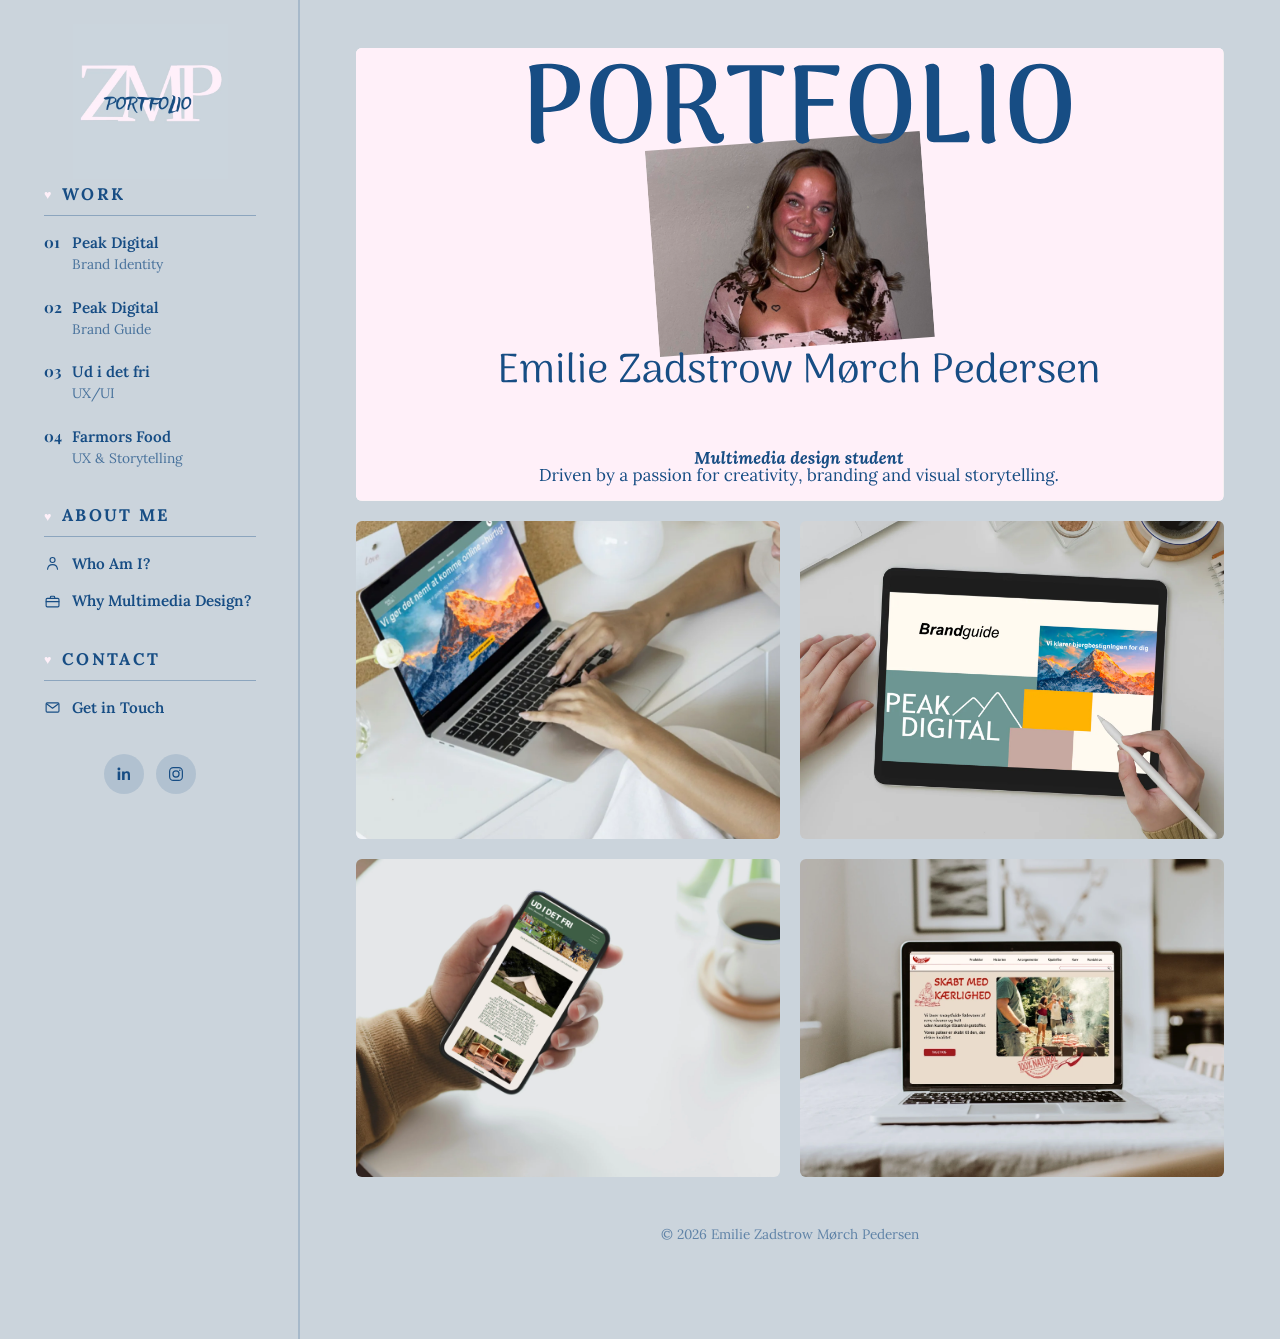
<file: index.html>
<!DOCTYPE html>
<html lang="en">
<head>
<meta charset="UTF-8">
<meta name="viewport" content="width=device-width, initial-scale=1.0">
<title>Emilie Zadstrow Mørch Pedersen — Portfolio</title>
<link rel="preconnect" href="https://fonts.googleapis.com">
<link rel="preconnect" href="https://fonts.gstatic.com" crossorigin>
<link href="https://fonts.googleapis.com/css2?family=Playfair+Display:ital,wght@0,500;0,600;0,700;1,500&family=Lora:ital,wght@0,400;0,500;0,600;1,400&display=swap" rel="stylesheet">
<link rel="stylesheet" href="css/style.css?v=20261002">
</head>
<body>

<div class="layout">

  <!-- SIDEBAR -->
  <aside class="sidebar">
    <a href="index.html" class="brand" aria-label="Back to home">
      <img src="img/logo1.webp?v=1" alt="">
    </a>

    <nav aria-label="Main navigation">
      <div class="nav-group">
        <div class="nav-label">WORK</div>
        <ul class="nav-links">
          <li><a href="Peak.html"><span class="nav-project"><span class="nav-project-name">Peak Digital</span><span class="nav-project-type">Brand Identity</span></span></a></li>
          <li><a href="brandguide.html"><span class="nav-project"><span class="nav-project-name">Peak Digital</span><span class="nav-project-type">Brand Guide</span></span></a></li>
          <li><a href="stay.html"><span class="nav-project"><span class="nav-project-name">Ud i det fri</span><span class="nav-project-type">UX/UI</span></span></a></li>
          <li><a href="food.html"><span class="nav-project"><span class="nav-project-name">Farmors Food</span><span class="nav-project-type">UX &amp; Storytelling</span></span></a></li>
        </ul>
      </div>

      <div class="nav-group">
        <div class="nav-label">ABOUT ME</div>
        <ul class="nav-links">
          <li><a class="nav-icon-link" href="who.html"><svg viewBox="0 0 24 24" aria-hidden="true"><circle cx="12" cy="7" r="3.5" fill="none" stroke="currentColor" stroke-width="1.6"/><path d="M5 20c.5-4.3 3-6.5 7-6.5s6.5 2.2 7 6.5" fill="none" stroke="currentColor" stroke-width="1.6" stroke-linecap="round"/></svg><span>Who Am I?</span></a></li>
          <li><a class="nav-icon-link" href="why.html"><svg viewBox="0 0 24 24" aria-hidden="true"><rect x="3" y="7.5" width="18" height="12" rx="1.5" fill="none" stroke="currentColor" stroke-width="1.6"/><path d="M9 7.5V5.8c0-.7.6-1.3 1.3-1.3h3.4c.7 0 1.3.6 1.3 1.3v1.7M3 12.2h18" fill="none" stroke="currentColor" stroke-width="1.6" stroke-linecap="round"/></svg><span>Why Multimedia Design?</span></a></li>
        </ul>
      </div>

      <div class="nav-group">
        <div class="nav-label">CONTACT</div>
        <ul class="nav-links">
          <li><a class="nav-icon-link" href="contact.html"><svg viewBox="0 0 24 24" aria-hidden="true"><rect x="3" y="5.5" width="18" height="13" rx="1.5" fill="none" stroke="currentColor" stroke-width="1.6"/><path d="m4 7 8 6 8-6" fill="none" stroke="currentColor" stroke-width="1.6" stroke-linecap="round" stroke-linejoin="round"/></svg><span>Get in Touch</span></a></li>
        </ul>
        <div class="social-links">
          <a class="social-icon" href="https://www.linkedin.com/in/emilie-zadstrow-m%C3%B8rch-pedersen-924237338/" target="_blank" rel="noopener noreferrer" aria-label="LinkedIn">
            <svg viewBox="0 0 24 24" width="18" height="18" fill="none" aria-hidden="true">
              <path d="M6.94 8.5H3.56V20h3.38V8.5ZM5.25 3.4a1.96 1.96 0 1 0 0 3.92 1.96 1.96 0 0 0 0-3.92ZM20.44 20h-3.37v-5.97c0-1.42-.03-3.25-1.98-3.25-1.98 0-2.29 1.55-2.29 3.15V20H9.44V8.5h3.24v1.57h.05c.45-.85 1.55-1.75 3.2-1.75 3.43 0 4.06 2.26 4.06 5.2V20Z" fill="currentColor"/>
            </svg>
          </a>
          <a class="social-icon" href="https://www.instagram.com/emiliezmpedersen/" target="_blank" rel="noopener noreferrer" aria-label="Instagram">
            <svg viewBox="0 0 24 24" width="18" height="18" fill="none" aria-hidden="true">
              <rect x="3.5" y="3.5" width="17" height="17" rx="5" stroke="currentColor" stroke-width="1.6"/>
              <circle cx="12" cy="12" r="4.1" stroke="currentColor" stroke-width="1.6"/>
              <circle cx="17.1" cy="6.9" r="1.05" fill="currentColor"/>
            </svg>
          </a>
        </div>
      </div>
    </nav>

  </aside>

  <!-- MAIN -->
  <main class="main main--home">

    <section class="hero hero--image">
      <img src="img/portfolio.svg" alt="Emilie Zadstrow Mørch Pedersen — Portfolio. Multimedia design student driven by a passion for creativity, branding and visual storytelling.">
    </section>

    <section class="gallery" aria-label="Selected projects">
      <template data-projects="peak-identity"></template>

      <template data-projects="peak-guide"></template>

      <template data-projects="staycation"></template>

      <template data-projects="farmors"></template>
    </section>

    <footer class="site-footer">© 2026 Emilie Zadstrow Mørch Pedersen</footer>
  </main>
</div>

<script src="js/script.js" defer></script>
</body>
</html>
</file>
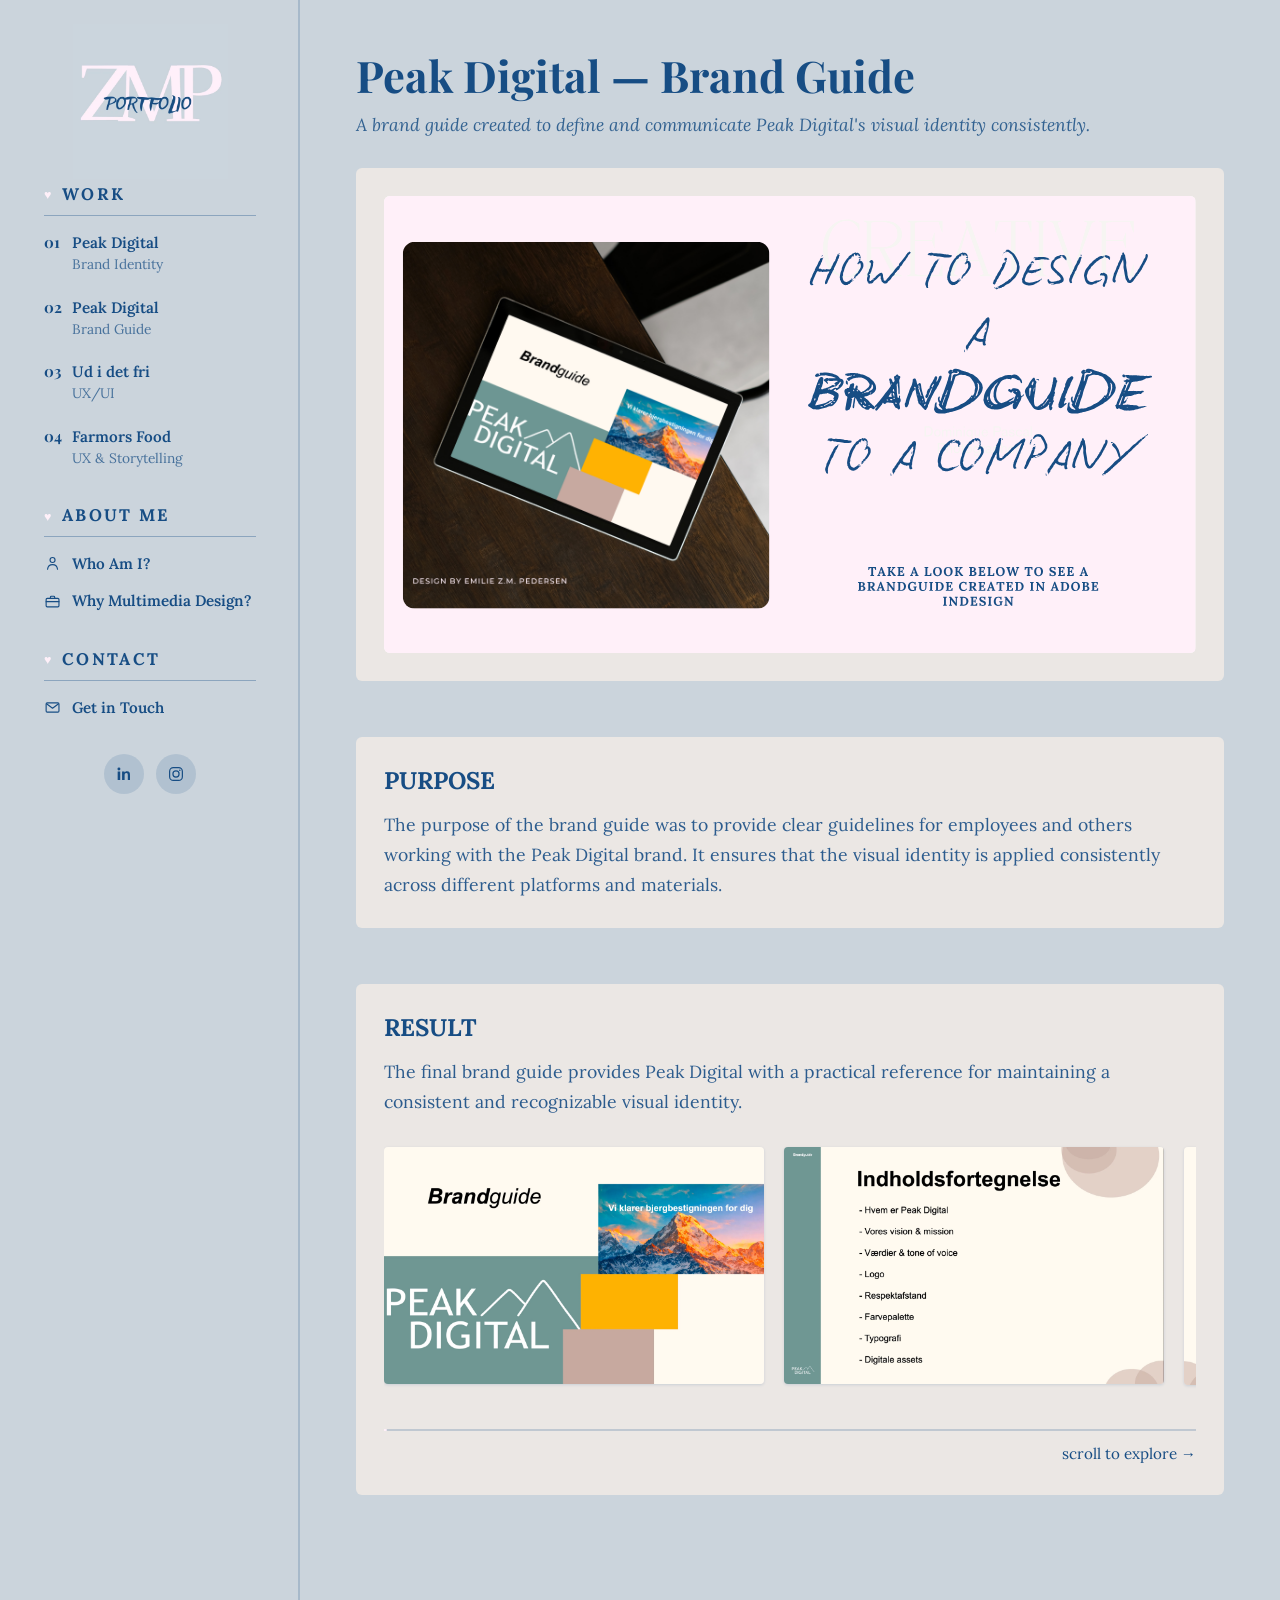
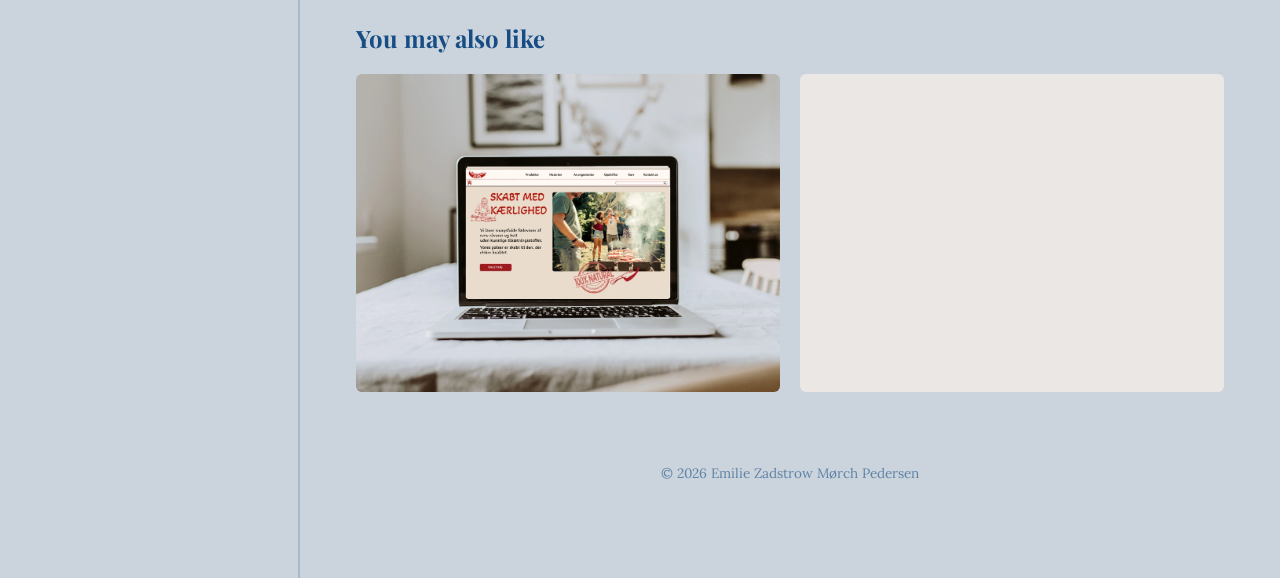
<file: brandguide.html>
<!DOCTYPE html>
<html lang="en">
<head>
<meta charset="UTF-8">
<meta name="viewport" content="width=device-width, initial-scale=1.0">
<title>Peak Digital — Brand Guide — Emilie Zadstrow Mørch Pedersen</title>
<link rel="preconnect" href="https://fonts.googleapis.com">
<link rel="preconnect" href="https://fonts.gstatic.com" crossorigin>
<link href="https://fonts.googleapis.com/css2?family=Playfair+Display:ital,wght@0,500;0,600;0,700;1,500&family=Lora:ital,wght@0,400;0,500;0,600;0,700;1,400&display=swap" rel="stylesheet">
<link rel="stylesheet" href="css/style.css">
</head>
<body>

<div class="layout">

  <!-- SIDEBAR -->
  <aside class="sidebar">
    <a href="index.html" class="brand" aria-label="Back to home">
      <img src="img/logo1.webp?v=1" alt="">
    </a>

    <nav aria-label="Main navigation">
      <div class="nav-group">
        <div class="nav-label">WORK</div>
        <ul class="nav-links">
          <li><a href="Peak.html"><span class="nav-project"><span class="nav-project-name">Peak Digital</span><span class="nav-project-type">Brand Identity</span></span></a></li>
          <li><a href="brandguide.html"><span class="nav-project"><span class="nav-project-name">Peak Digital</span><span class="nav-project-type">Brand Guide</span></span></a></li>
          <li><a href="stay.html"><span class="nav-project"><span class="nav-project-name">Ud i det fri</span><span class="nav-project-type">UX/UI</span></span></a></li>
          <li><a href="food.html"><span class="nav-project"><span class="nav-project-name">Farmors Food</span><span class="nav-project-type">UX &amp; Storytelling</span></span></a></li>
        </ul>
      </div>

      <div class="nav-group">
        <div class="nav-label">ABOUT ME</div>
        <ul class="nav-links">
          <li><a class="nav-icon-link" href="who.html"><svg viewBox="0 0 24 24" aria-hidden="true"><circle cx="12" cy="7" r="3.5" fill="none" stroke="currentColor" stroke-width="1.6"/><path d="M5 20c.5-4.3 3-6.5 7-6.5s6.5 2.2 7 6.5" fill="none" stroke="currentColor" stroke-width="1.6" stroke-linecap="round"/></svg><span>Who Am I?</span></a></li>
          <li><a class="nav-icon-link" href="why.html"><svg viewBox="0 0 24 24" aria-hidden="true"><rect x="3" y="7.5" width="18" height="12" rx="1.5" fill="none" stroke="currentColor" stroke-width="1.6"/><path d="M9 7.5V5.8c0-.7.6-1.3 1.3-1.3h3.4c.7 0 1.3.6 1.3 1.3v1.7M3 12.2h18" fill="none" stroke="currentColor" stroke-width="1.6" stroke-linecap="round"/></svg><span>Why Multimedia Design?</span></a></li>
        </ul>
      </div>

      <div class="nav-group">
        <div class="nav-label">CONTACT</div>
        <ul class="nav-links">
          <li><a class="nav-icon-link" href="contact.html"><svg viewBox="0 0 24 24" aria-hidden="true"><rect x="3" y="5.5" width="18" height="13" rx="1.5" fill="none" stroke="currentColor" stroke-width="1.6"/><path d="m4 7 8 6 8-6" fill="none" stroke="currentColor" stroke-width="1.6" stroke-linecap="round" stroke-linejoin="round"/></svg><span>Get in Touch</span></a></li>
        </ul>
        <div class="social-links">
          <a class="social-icon" href="https://www.linkedin.com/in/emilie-zadstrow-m%C3%B8rch-pedersen-924237338/" target="_blank" rel="noopener noreferrer" aria-label="LinkedIn">
            <svg viewBox="0 0 24 24" width="18" height="18" fill="none" aria-hidden="true">
              <path d="M6.94 8.5H3.56V20h3.38V8.5ZM5.25 3.4a1.96 1.96 0 1 0 0 3.92 1.96 1.96 0 0 0 0-3.92ZM20.44 20h-3.37v-5.97c0-1.42-.03-3.25-1.98-3.25-1.98 0-2.29 1.55-2.29 3.15V20H9.44V8.5h3.24v1.57h.05c.45-.85 1.55-1.75 3.2-1.75 3.43 0 4.06 2.26 4.06 5.2V20Z" fill="currentColor"/>
            </svg>
          </a>
          <a class="social-icon" href="https://www.instagram.com/emiliezmpedersen/" target="_blank" rel="noopener noreferrer" aria-label="Instagram">
            <svg viewBox="0 0 24 24" width="18" height="18" fill="none" aria-hidden="true">
              <rect x="3.5" y="3.5" width="17" height="17" rx="5" stroke="currentColor" stroke-width="1.6"/>
              <circle cx="12" cy="12" r="4.1" stroke="currentColor" stroke-width="1.6"/>
              <circle cx="17.1" cy="6.9" r="1.05" fill="currentColor"/>
            </svg>
          </a>
        </div>
      </div>
    </nav>

  </aside>

  <!-- MAIN -->
  <main class="main main--case main--case-wide main--brandguide">

    <!-- HEADER -->
    <header class="case-header">
      <h1>Peak Digital — Brand Guide</h1>
      <p class="case-subtitle">A brand guide created to define and communicate Peak Digital's visual identity consistently.</p>
    </header>

    <section class="case-hero-box case-brandguide-project-box">
      <img class="case-full-image case-brandguide-project-image" src="img/brand.svg" alt="Overview of the brand guide for Peak Digital" decoding="async">
    </section>

    <section class="case-block case-brandguide-purpose-box">
      <h2 class="case-subheading">PURPOSE</h2>
      <p class="case-block-text">The purpose of the brand guide was to provide clear guidelines for employees and others working with the Peak Digital brand. It ensures that the visual identity is applied consistently across different platforms and materials.</p>
    </section>

    <section class="case-block case-slide-scroller-wrap">
      <h2 class="case-subheading">RESULT</h2>
      <p class="case-block-text">The final brand guide provides Peak Digital with a practical reference for maintaining a consistent and recognizable visual identity.</p>
      <div class="case-slide-scroller">
        <div class="case-slide-grid" tabindex="0" role="region" aria-label="Browse the Brand Guide">
          <img src="img/forside-opt.webp" alt="Brand Guide, cover">
          <img src="img/1-opt.webp" alt="Brand Guide, table of contents">
          <img src="img/2-opt.webp" alt="Brand Guide, page 2">
          <img src="img/3-opt.webp" alt="Brand Guide, about Peak Digital">
          <img src="img/4-opt.webp" alt="Brand Guide, page 4">
          <img src="img/5-opt.webp" alt="Brand Guide, vision and mission">
          <img src="img/6-opt.webp" alt="Brand Guide, values and tone of voice">
          <img src="img/7-opt.webp" alt="Brand Guide, logo">
          <img src="img/8-opt.webp" alt="Brand Guide, logo variations">
          <img src="img/9-opt.webp" alt="Brand Guide, logo clear space and use on photos">
          <img src="img/10-opt.webp" alt="Brand Guide, page 10">
          <img src="img/11-opt.webp" alt="Brand Guide, color palette">
          <img src="img/12-opt.webp" alt="Brand Guide, typography and examples">
          <img src="img/13-opt.webp" alt="Brand Guide, digital assets">
        </div>
        <span class="case-slide-scroller-hint" aria-hidden="true">scroll to explore →</span>
      </div>
    </section>

    <!-- YOU MAY ALSO LIKE -->
    <section class="case-related">
      <h2>You may also like</h2>
      <div class="gallery gallery--related">
        <template data-projects="farmors"></template>

        <template data-projects="staycation"></template>
      </div>
    </section>

    <footer class="site-footer">© 2026 Emilie Zadstrow Mørch Pedersen</footer>
  </main>
</div>

<a class="back-to-top" href="#" aria-label="Back to top">
  <svg class="back-to-top__heart" viewBox="0 0 64 56" aria-hidden="true" focusable="false"><path fill="currentColor" d="M32 53C27 48 3 31 3 17C3 1 23-3 32 12C41-3 61 1 61 17C61 31 37 48 32 53Z"/></svg>
  <svg class="back-to-top__arrow" viewBox="0 0 24 28" fill="none" aria-hidden="true" focusable="false"><path d="M12 24V4M5 11l7-7 7 7" stroke="currentColor" stroke-width="2" stroke-linecap="round" stroke-linejoin="round"/></svg>
</a>
<script src="js/script.js" defer></script>

</body>
</html>
</file>
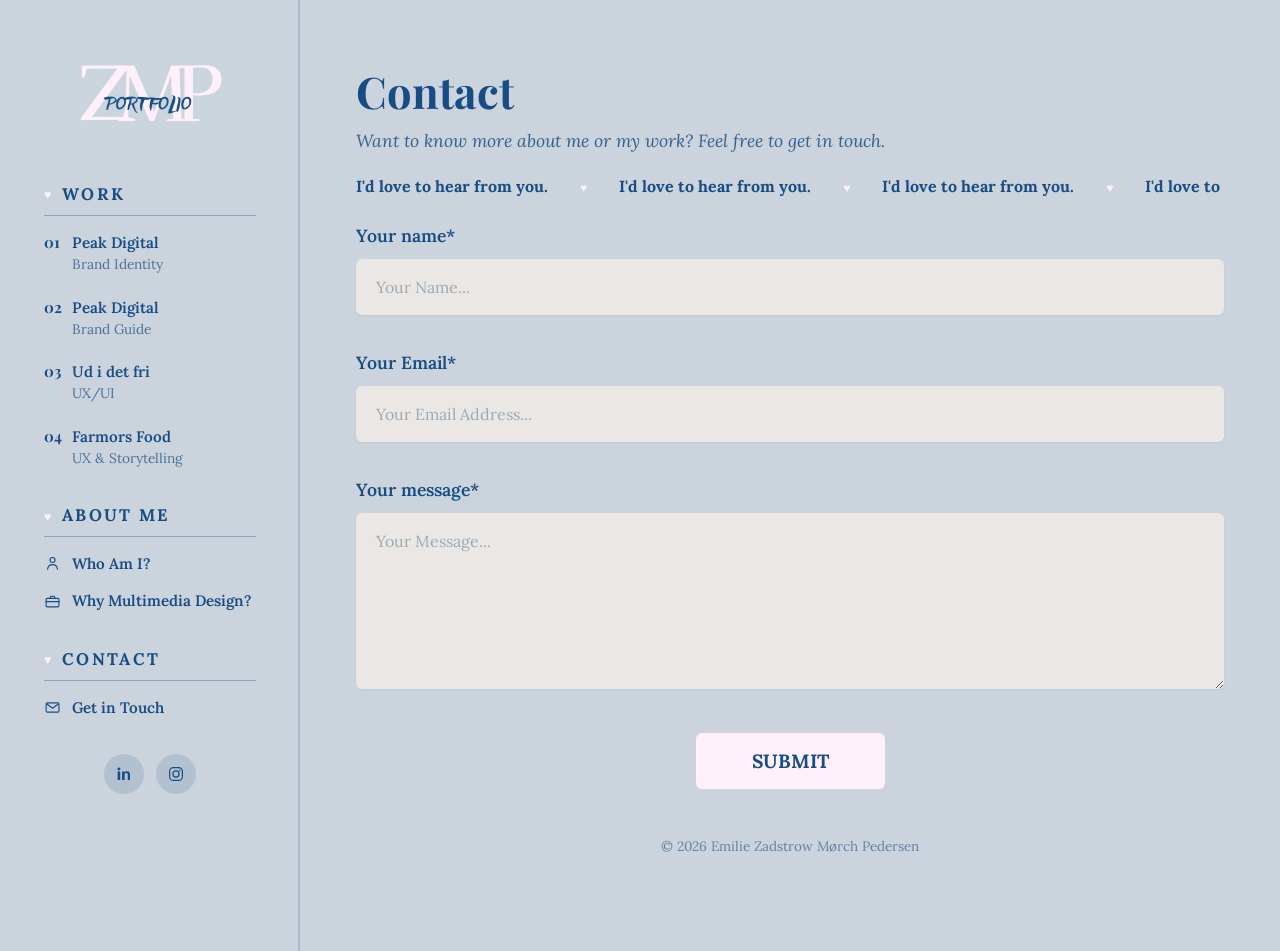
<file: contact.html>
<!DOCTYPE html>
<html lang="en">
<head>
<meta charset="UTF-8">
<meta name="viewport" content="width=device-width, initial-scale=1.0">
<title>Contact — Emilie Zadstrow Mørch Pedersen</title>
<link rel="preconnect" href="https://fonts.googleapis.com">
<link rel="preconnect" href="https://fonts.gstatic.com" crossorigin>
<link href="https://fonts.googleapis.com/css2?family=Playfair+Display:ital,wght@0,500;0,600;0,700;1,500&family=Lora:ital,wght@0,400;0,500;0,600;0,700;1,400&display=swap" rel="stylesheet">
<link rel="stylesheet" href="css/style.css">
</head>
<body>

<div class="layout">

  <!-- SIDEBAR -->
  <aside class="sidebar">
    <a href="index.html" class="brand" aria-label="Back to home">
      <img src="img/logo1.webp?v=1" alt="">
    </a>

    <nav aria-label="Main navigation">
      <div class="nav-group">
        <div class="nav-label">WORK</div>
        <ul class="nav-links">
          <li><a href="Peak.html"><span class="nav-project"><span class="nav-project-name">Peak Digital</span><span class="nav-project-type">Brand Identity</span></span></a></li>
          <li><a href="brandguide.html"><span class="nav-project"><span class="nav-project-name">Peak Digital</span><span class="nav-project-type">Brand Guide</span></span></a></li>
          <li><a href="stay.html"><span class="nav-project"><span class="nav-project-name">Ud i det fri</span><span class="nav-project-type">UX/UI</span></span></a></li>
          <li><a href="food.html"><span class="nav-project"><span class="nav-project-name">Farmors Food</span><span class="nav-project-type">UX &amp; Storytelling</span></span></a></li>
        </ul>
      </div>

      <div class="nav-group">
        <div class="nav-label">ABOUT ME</div>
        <ul class="nav-links">
          <li><a class="nav-icon-link" href="who.html"><svg viewBox="0 0 24 24" aria-hidden="true"><circle cx="12" cy="7" r="3.5" fill="none" stroke="currentColor" stroke-width="1.6"/><path d="M5 20c.5-4.3 3-6.5 7-6.5s6.5 2.2 7 6.5" fill="none" stroke="currentColor" stroke-width="1.6" stroke-linecap="round"/></svg><span>Who Am I?</span></a></li>
          <li><a class="nav-icon-link" href="why.html"><svg viewBox="0 0 24 24" aria-hidden="true"><rect x="3" y="7.5" width="18" height="12" rx="1.5" fill="none" stroke="currentColor" stroke-width="1.6"/><path d="M9 7.5V5.8c0-.7.6-1.3 1.3-1.3h3.4c.7 0 1.3.6 1.3 1.3v1.7M3 12.2h18" fill="none" stroke="currentColor" stroke-width="1.6" stroke-linecap="round"/></svg><span>Why Multimedia Design?</span></a></li>
        </ul>
      </div>

      <div class="nav-group">
        <div class="nav-label">CONTACT</div>
        <ul class="nav-links">
          <li><a class="nav-icon-link" href="contact.html"><svg viewBox="0 0 24 24" aria-hidden="true"><rect x="3" y="5.5" width="18" height="13" rx="1.5" fill="none" stroke="currentColor" stroke-width="1.6"/><path d="m4 7 8 6 8-6" fill="none" stroke="currentColor" stroke-width="1.6" stroke-linecap="round" stroke-linejoin="round"/></svg><span>Get in Touch</span></a></li>
        </ul>
        <div class="social-links">
          <a class="social-icon" href="https://www.linkedin.com/in/emilie-zadstrow-m%C3%B8rch-pedersen-924237338/" target="_blank" rel="noopener noreferrer" aria-label="LinkedIn">
            <svg viewBox="0 0 24 24" width="18" height="18" fill="none" aria-hidden="true">
              <path d="M6.94 8.5H3.56V20h3.38V8.5ZM5.25 3.4a1.96 1.96 0 1 0 0 3.92 1.96 1.96 0 0 0 0-3.92ZM20.44 20h-3.37v-5.97c0-1.42-.03-3.25-1.98-3.25-1.98 0-2.29 1.55-2.29 3.15V20H9.44V8.5h3.24v1.57h.05c.45-.85 1.55-1.75 3.2-1.75 3.43 0 4.06 2.26 4.06 5.2V20Z" fill="currentColor"/>
            </svg>
          </a>
          <a class="social-icon" href="https://www.instagram.com/emiliezmpedersen/" target="_blank" rel="noopener noreferrer" aria-label="Instagram">
            <svg viewBox="0 0 24 24" width="18" height="18" fill="none" aria-hidden="true">
              <rect x="3.5" y="3.5" width="17" height="17" rx="5" stroke="currentColor" stroke-width="1.6"/>
              <circle cx="12" cy="12" r="4.1" stroke="currentColor" stroke-width="1.6"/>
              <circle cx="17.1" cy="6.9" r="1.05" fill="currentColor"/>
            </svg>
          </a>
        </div>
      </div>
    </nav>

  </aside>

  <!-- MAIN -->
  <main class="main main--contact">

    <header class="case-header contact-header">
      <h1>Contact</h1>
      <p class="case-subtitle">Want to know more about me or my work? Feel free to get in touch.</p><br>
      <p class="contact-marquee" aria-label="I'd love to hear from you.">
        <span class="contact-marquee-track" aria-hidden="true">
          <span class="contact-marquee-group"><strong>I'd love to hear from you.</strong><strong>I'd love to hear from you.</strong><strong>I'd love to hear from you.</strong></span>
          <span class="contact-marquee-group"><strong>I'd love to hear from you.</strong><strong>I'd love to hear from you.</strong><strong>I'd love to hear from you.</strong></span>
        </span>
      </p>
    </header>

    <form class="contact-form" action="https://formspree.io/f/xaeyoaav" method="POST">
      <input type="hidden" name="_next" value="thanks.html">
      <div class="form-field">
        <label for="name">Your name<span class="required">*</span></label>
        <input type="text" id="name" name="name" placeholder="Your Name..." required>
      </div>

      <div class="form-field">
        <label for="email">Your Email<span class="required">*</span></label>
        <input type="email" id="email" name="email" placeholder="Your Email Address..." required>
      </div>

      <div class="form-field">
        <label for="message">Your message<span class="required">*</span></label>
        <textarea id="message" name="message" rows="7" placeholder="Your Message..." required></textarea>
      </div>

      <div class="form-submit">
        <button type="submit">SUBMIT</button>
      </div>
    </form>

    <footer class="site-footer">© 2026 Emilie Zadstrow Mørch Pedersen</footer>
  </main>
</div>

<a class="back-to-top" href="#" aria-label="Back to top">
  <svg class="back-to-top__heart" viewBox="0 0 64 56" aria-hidden="true" focusable="false"><path fill="currentColor" d="M32 53C27 48 3 31 3 17C3 1 23-3 32 12C41-3 61 1 61 17C61 31 37 48 32 53Z"/></svg>
  <svg class="back-to-top__arrow" viewBox="0 0 24 28" fill="none" aria-hidden="true" focusable="false"><path d="M12 24V4M5 11l7-7 7 7" stroke="currentColor" stroke-width="2" stroke-linecap="round" stroke-linejoin="round"/></svg>
</a>
<script src="js/script.js" defer></script>

</body>
</html>
</file>
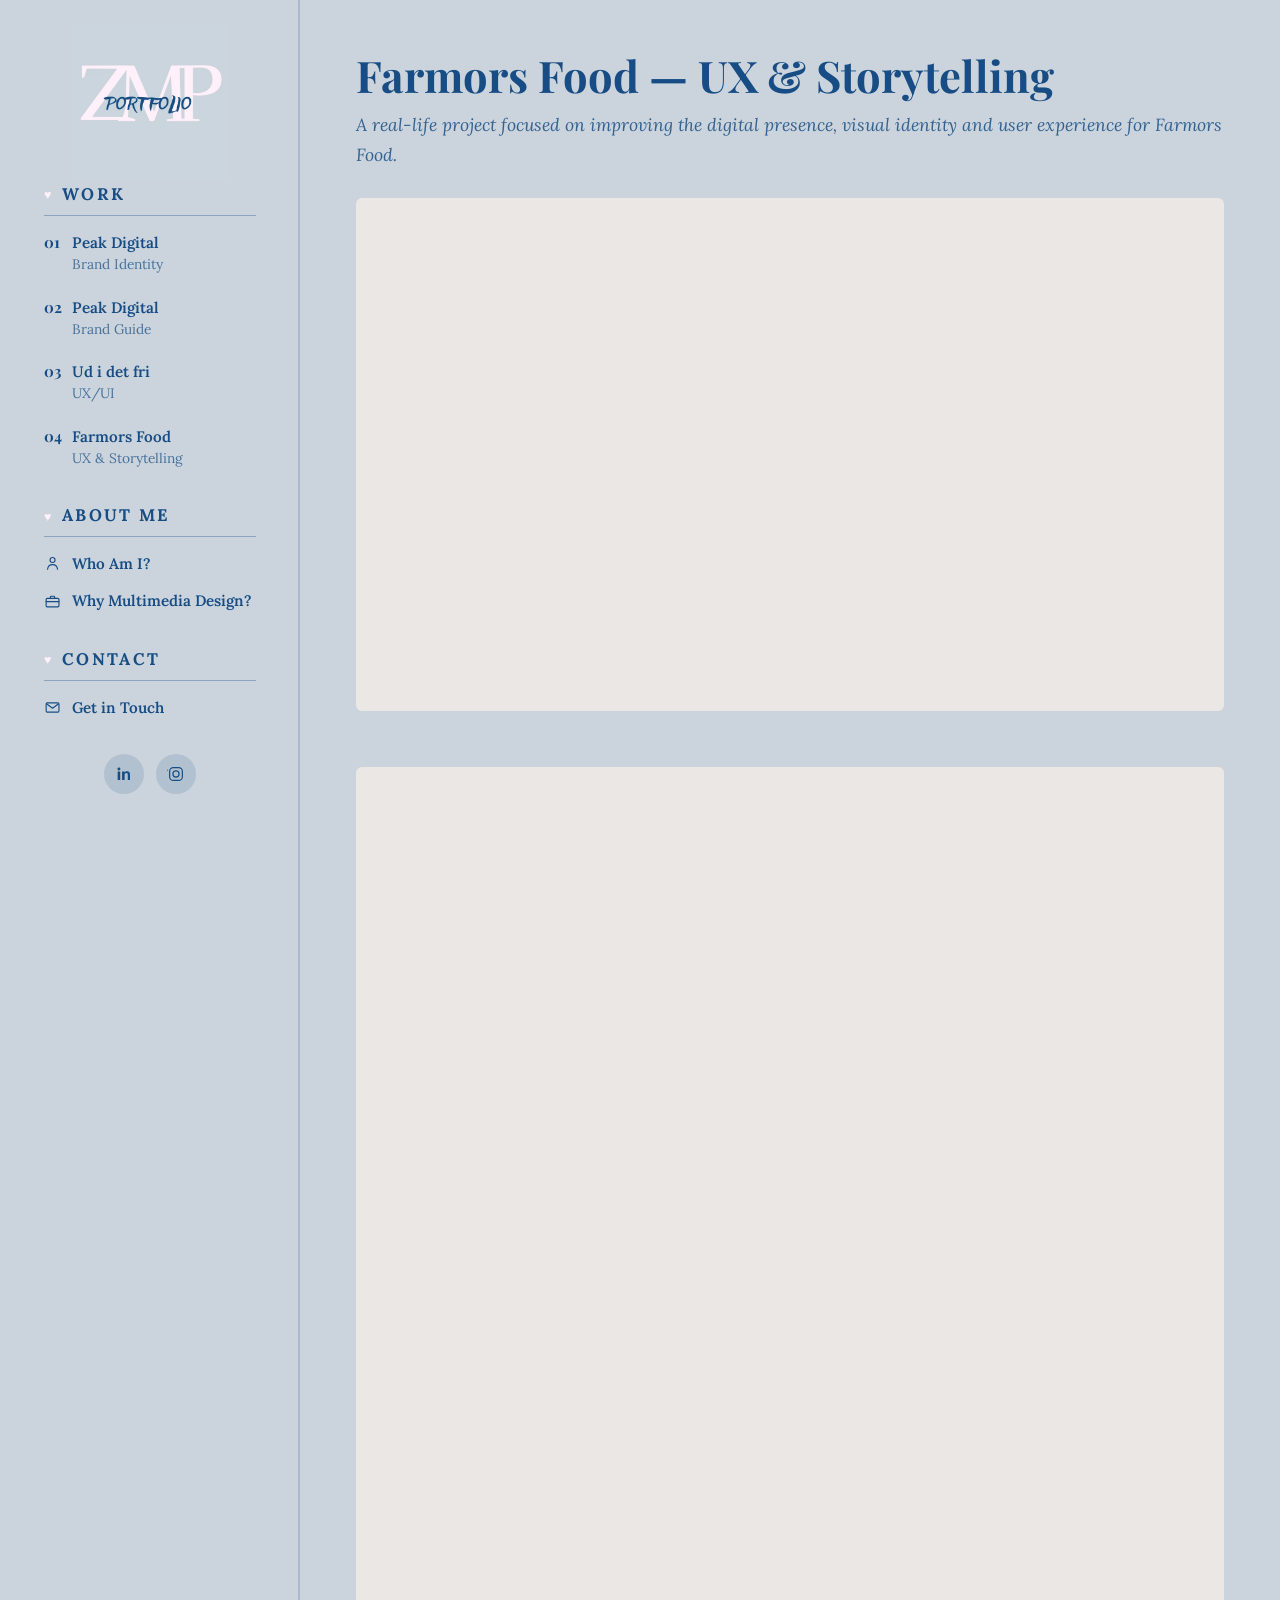
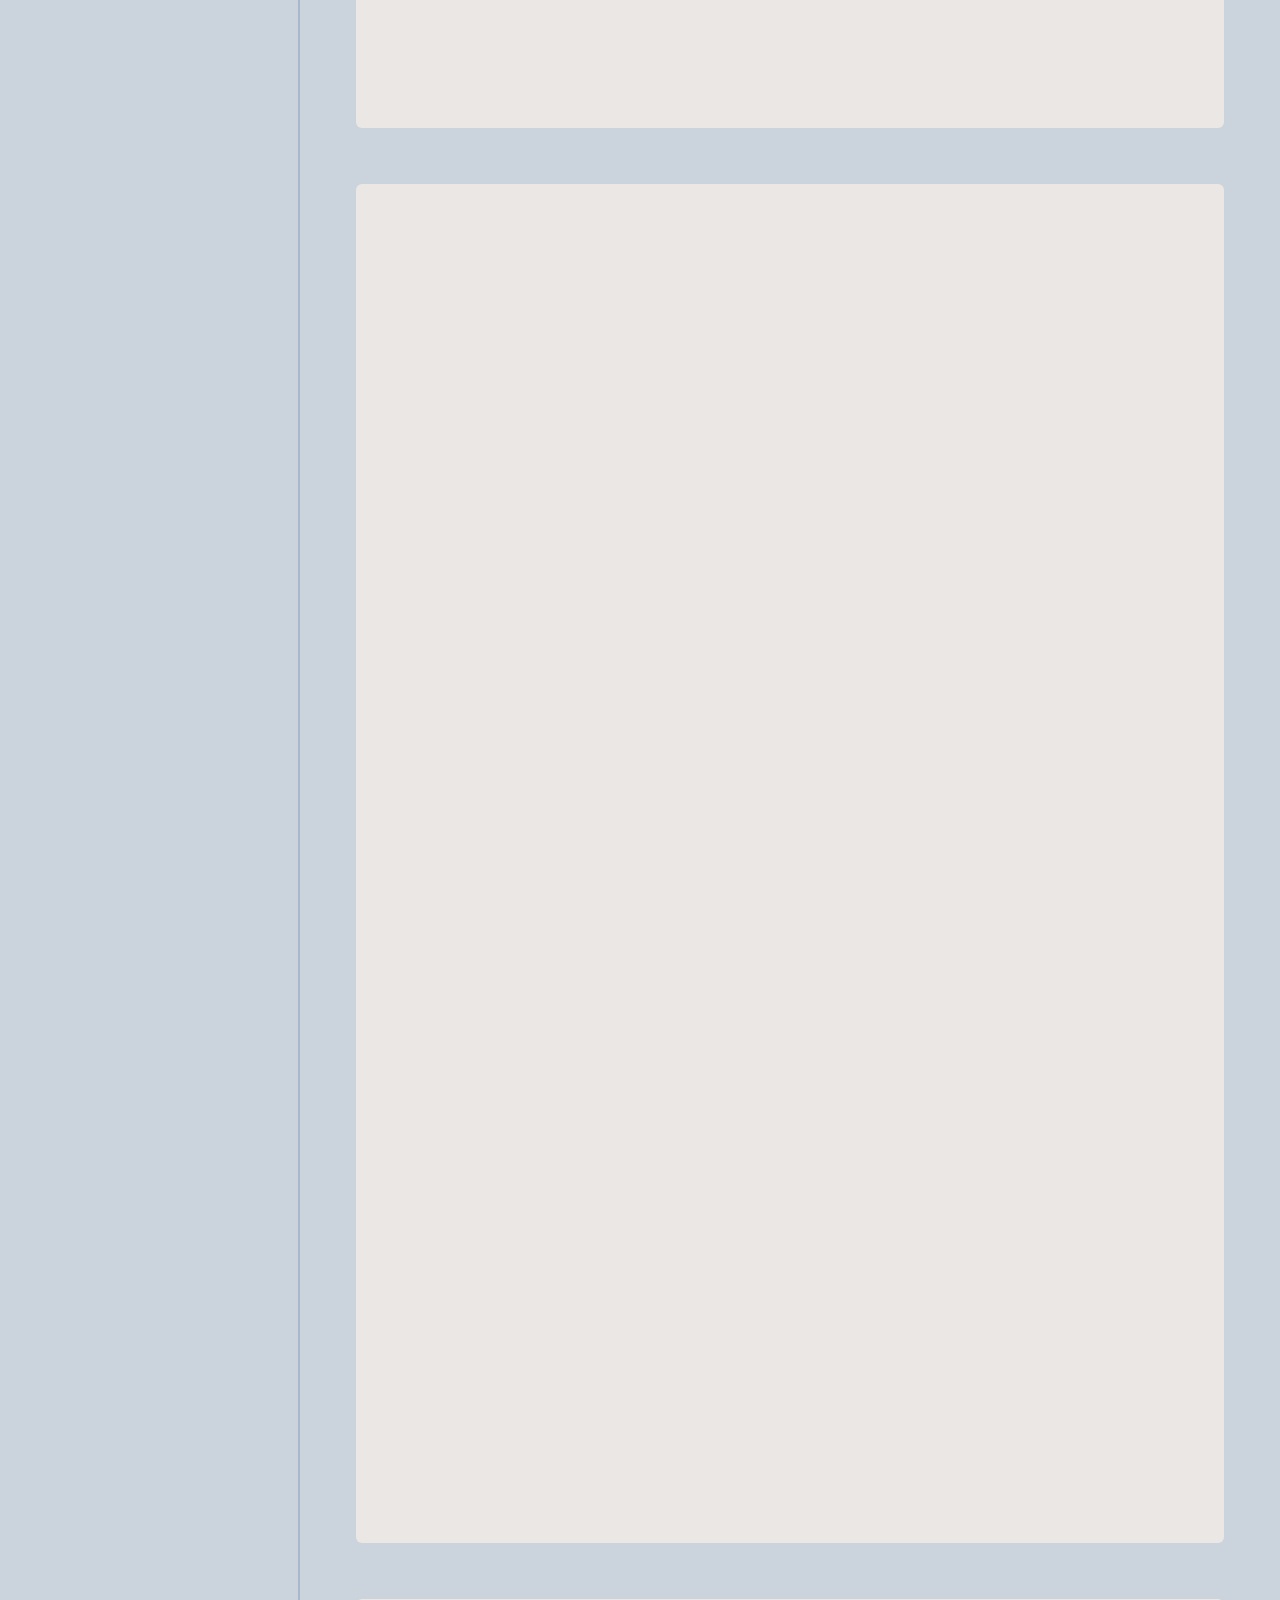
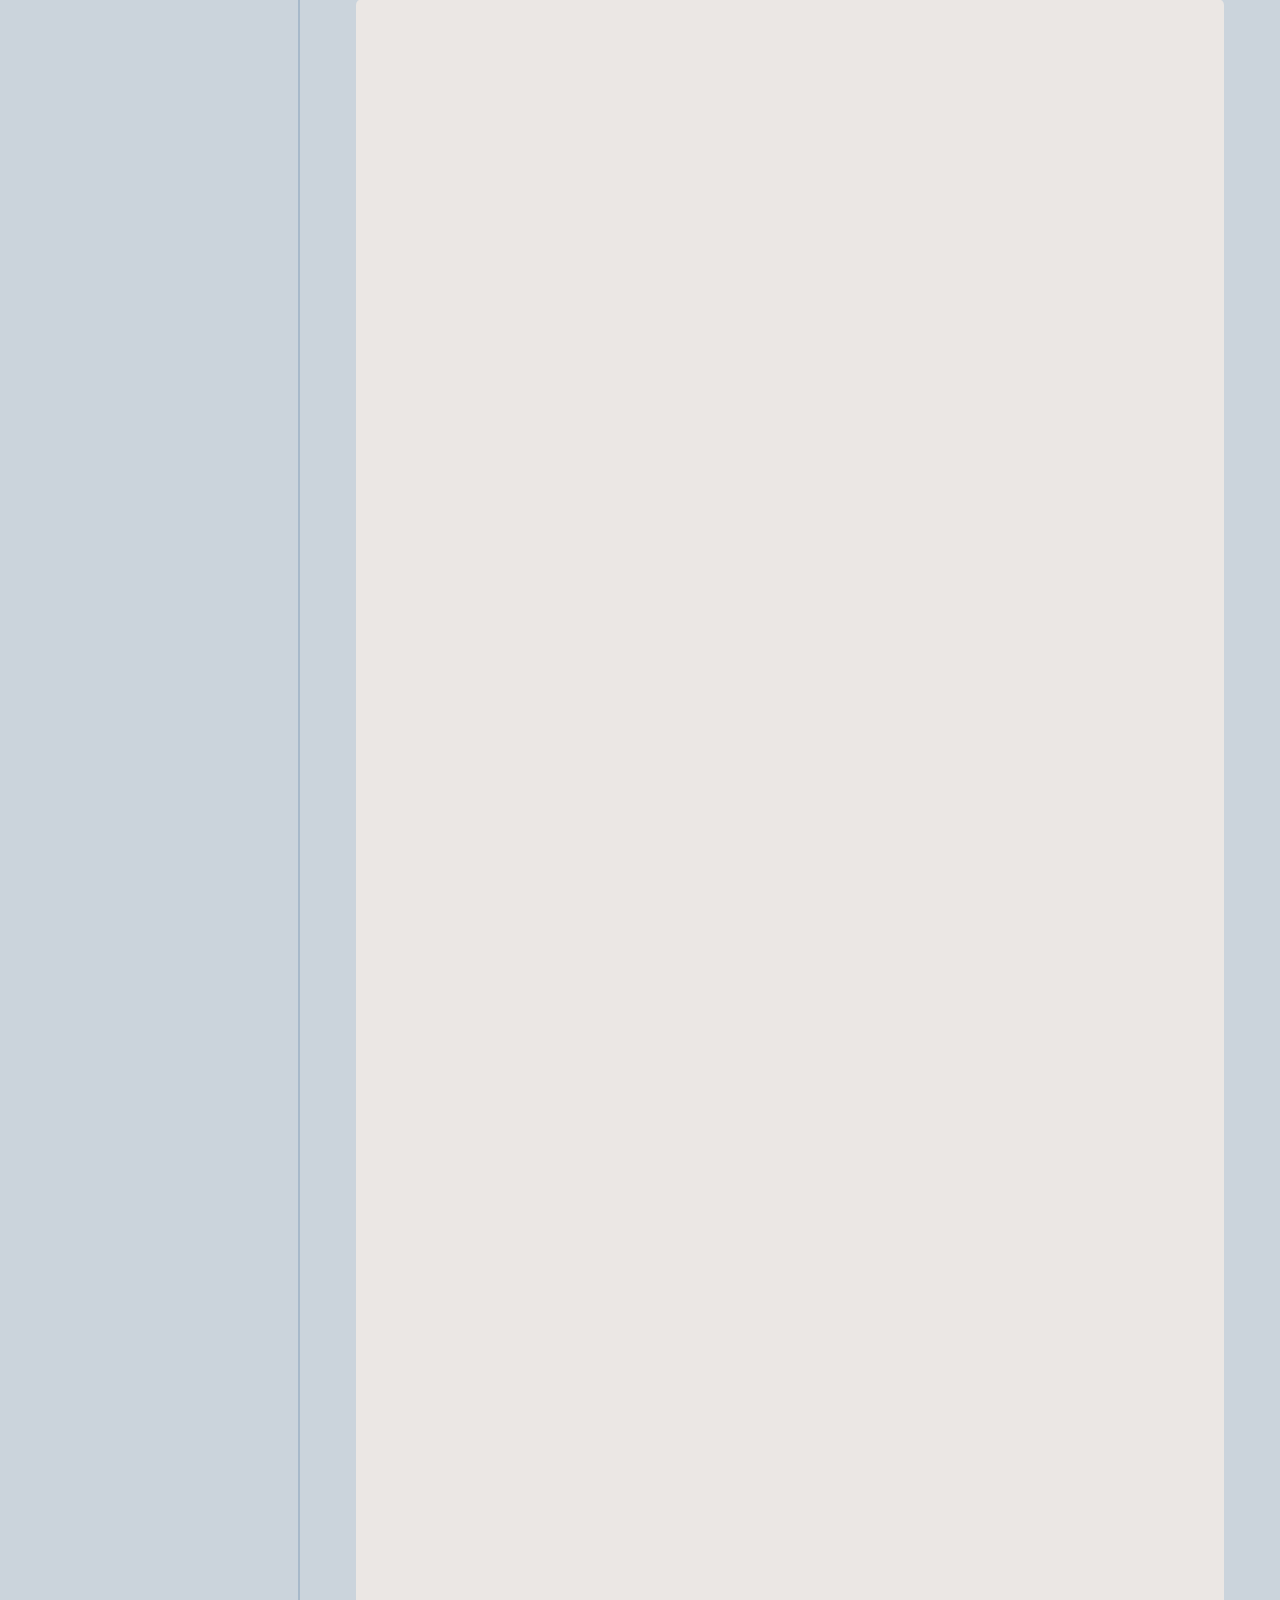
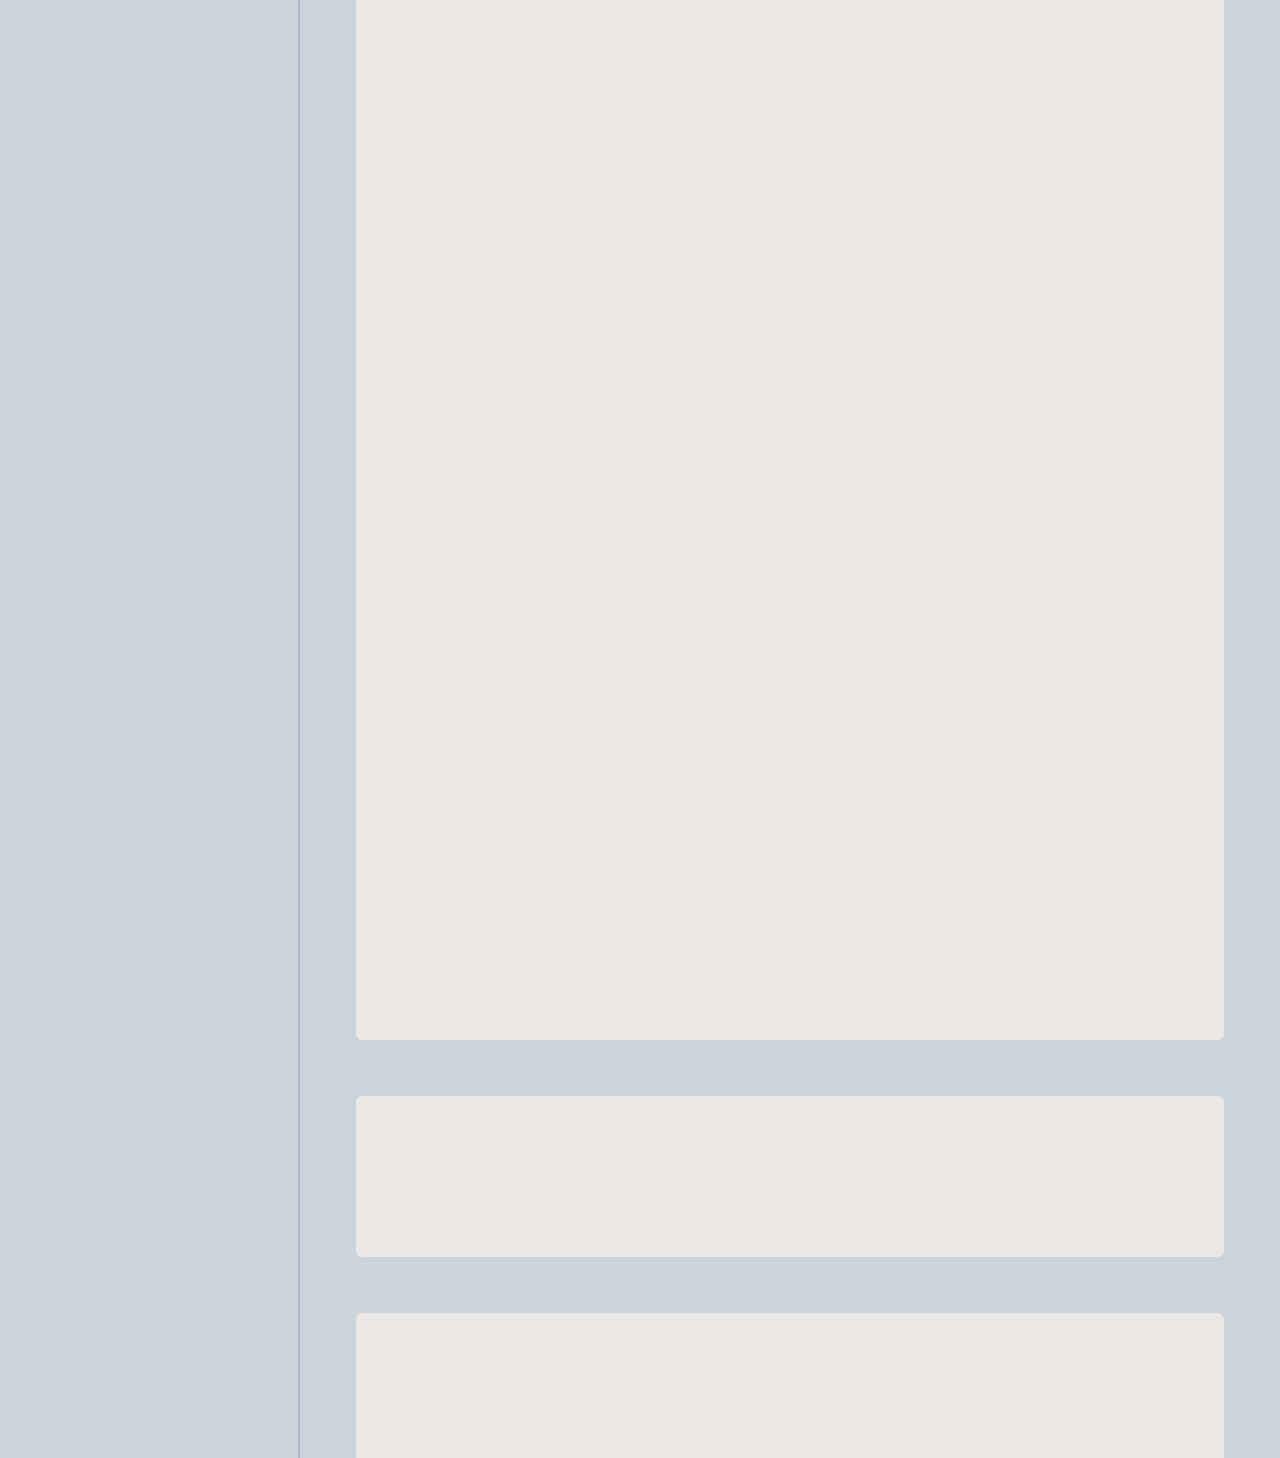
<file: food.html>
<!DOCTYPE html>
<html lang="en">
<head>
<meta charset="UTF-8">
<meta name="viewport" content="width=device-width, initial-scale=1.0">
<title>Farmors Food — UX & Storytelling — Emilie Zadstrow Mørch Pedersen</title>
<link rel="preconnect" href="https://fonts.googleapis.com">
<link rel="preconnect" href="https://fonts.gstatic.com" crossorigin>
<link href="https://fonts.googleapis.com/css2?family=Playfair+Display:ital,wght@0,500;0,600;0,700;1,500&family=Lora:ital,wght@0,400;0,500;0,600;1,400&display=swap" rel="stylesheet">
<link rel="stylesheet" href="css/style.css">
</head>
<body>

<div class="layout">

  <!-- SIDEBAR -->
  <aside class="sidebar">
    <a href="index.html" class="brand" aria-label="Back to home">
      <img src="img/logo1.webp?v=1" alt="">
    </a>

    <nav aria-label="Main navigation">
      <div class="nav-group">
        <div class="nav-label">WORK</div>
        <ul class="nav-links">
          <li><a href="Peak.html"><span class="nav-project"><span class="nav-project-name">Peak Digital</span><span class="nav-project-type">Brand Identity</span></span></a></li>
          <li><a href="brandguide.html"><span class="nav-project"><span class="nav-project-name">Peak Digital</span><span class="nav-project-type">Brand Guide</span></span></a></li>
          <li><a href="stay.html"><span class="nav-project"><span class="nav-project-name">Ud i det fri</span><span class="nav-project-type">UX/UI</span></span></a></li>
          <li><a href="food.html"><span class="nav-project"><span class="nav-project-name">Farmors Food</span><span class="nav-project-type">UX &amp; Storytelling</span></span></a></li>
        </ul>
      </div>

      <div class="nav-group">
        <div class="nav-label">ABOUT ME</div>
        <ul class="nav-links">
          <li><a class="nav-icon-link" href="who.html"><svg viewBox="0 0 24 24" aria-hidden="true"><circle cx="12" cy="7" r="3.5" fill="none" stroke="currentColor" stroke-width="1.6"/><path d="M5 20c.5-4.3 3-6.5 7-6.5s6.5 2.2 7 6.5" fill="none" stroke="currentColor" stroke-width="1.6" stroke-linecap="round"/></svg><span>Who Am I?</span></a></li>
          <li><a class="nav-icon-link" href="why.html"><svg viewBox="0 0 24 24" aria-hidden="true"><rect x="3" y="7.5" width="18" height="12" rx="1.5" fill="none" stroke="currentColor" stroke-width="1.6"/><path d="M9 7.5V5.8c0-.7.6-1.3 1.3-1.3h3.4c.7 0 1.3.6 1.3 1.3v1.7M3 12.2h18" fill="none" stroke="currentColor" stroke-width="1.6" stroke-linecap="round"/></svg><span>Why Multimedia Design?</span></a></li>
        </ul>
      </div>

      <div class="nav-group">
        <div class="nav-label">CONTACT</div>
        <ul class="nav-links">
          <li><a class="nav-icon-link" href="contact.html"><svg viewBox="0 0 24 24" aria-hidden="true"><rect x="3" y="5.5" width="18" height="13" rx="1.5" fill="none" stroke="currentColor" stroke-width="1.6"/><path d="m4 7 8 6 8-6" fill="none" stroke="currentColor" stroke-width="1.6" stroke-linecap="round" stroke-linejoin="round"/></svg><span>Get in Touch</span></a></li>
        </ul>
        <div class="social-links">
          <a class="social-icon" href="https://www.linkedin.com/in/emilie-zadstrow-m%C3%B8rch-pedersen-924237338/" target="_blank" rel="noopener noreferrer" aria-label="LinkedIn">
            <svg viewBox="0 0 24 24" width="18" height="18" fill="none" aria-hidden="true">
              <path d="M6.94 8.5H3.56V20h3.38V8.5ZM5.25 3.4a1.96 1.96 0 1 0 0 3.92 1.96 1.96 0 0 0 0-3.92ZM20.44 20h-3.37v-5.97c0-1.42-.03-3.25-1.98-3.25-1.98 0-2.29 1.55-2.29 3.15V20H9.44V8.5h3.24v1.57h.05c.45-.85 1.55-1.75 3.2-1.75 3.43 0 4.06 2.26 4.06 5.2V20Z" fill="currentColor"/>
            </svg>
          </a>
          <a class="social-icon" href="https://www.instagram.com/emiliezmpedersen/" target="_blank" rel="noopener noreferrer" aria-label="Instagram">
            <svg viewBox="0 0 24 24" width="18" height="18" fill="none" aria-hidden="true">
              <rect x="3.5" y="3.5" width="17" height="17" rx="5" stroke="currentColor" stroke-width="1.6"/>
              <circle cx="12" cy="12" r="4.1" stroke="currentColor" stroke-width="1.6"/>
              <circle csx="17.1" cy="6.9" r="1.05" fill="currentColor"/>
            </svg>
          </a>
        </div>
      </div>
    </nav>

  </aside>

  <!-- MAIN -->
  <main class="main main--case main--case-wide main--food">

    <!-- HEADER -->
    <header class="case-header">
      <h1>Farmors Food — UX & Storytelling</h1>
      <p class="case-subtitle">A real-life project focused on improving the digital presence, visual identity and user experience for Farmors Food.</p>
    </header>

    <!-- THE PROJECT -->
    <section class="case-block case-hero-box case-food-project-box">
      <img class="case-full-image case-food-project-image" src="img/mockupfood.svg" alt="Mockup for Farmors Food">
    </section>

    <!-- RESEARCH -->
    <section class="case-block case-hero-box case-food-research-box">
      <h3 class="case-subheading">RESEARCH</h3>
      <div class="food-research-layout">
        <div class="food-research-copy">
      <p class="case-block-text">The target group consists of quality-conscious consumers aged 30+ who value transparency, local products and high-quality food. They are willing to pay more for products they trust and feel confident serving to their families.</p>
      <p class="case-block-text">The project focuses on combining digital storytelling, UX principles and a warm visual identity to create a trustworthy and engaging user experience that reflects the company's values of quality, craftsmanship and authenticity.</p>
      <p class="case-block-text">A KWHL analysis was used to identify existing knowledge, key questions and areas that required further research.</p>
        </div>
      <img class="case-full-image" src="img/kwhl.webp" alt="K.W.H.L. card for Farmors Food">
      </div>
    </section>

    <!-- MOODBOARDS -->
    <section class="case-block case-hero-box case-food-moodboard-box">
      <h3 class="case-subheading">VISUALISATION</h3>
      <div class="food-visualisation-layout">
        <div class="food-visualisation-copy">
          <div>
            <h4 class="work-subheading">Exploring visual directions</h4>
            <p class="case-block-text">Different moodboards were developed to explore colors, typography and imagery that reflect Farmors Food's values and personality.</p>
          </div>
          <div>
            <h4 class="work-subheading">Final visual direction</h4>
            <p class="case-block-text">The selected direction focuses on warm tones, natural materials and storytelling to create an authentic and welcoming brand experience.</p>
          </div>
        </div>
        <div class="peak-slider food-moodboard-slider" role="region" aria-label="Farmors Food moodboards">
          <div class="peak-slider__track" tabindex="0" aria-label="Browse moodboards">
            <figure class="peak-slider__slide"><figcaption class="food-moodboard-title work-subheading">Moodboard 01 / Selected</figcaption><a class="food-moodboard-preview" href="img/mood4.png" data-image-preview aria-label="View full moodboard"><img src="img/mood4.png" alt="Selected moodboard for Farmors Food" loading="lazy" decoding="async"></a></figure>
            <figure class="peak-slider__slide"><figcaption class="food-moodboard-title work-subheading">Moodboard 02</figcaption><a class="food-moodboard-preview" href="img/mood1.png" data-image-preview aria-label="View full moodboard"><img src="img/mood1.png" alt="Moodboard, direction 1" loading="lazy" decoding="async"></a></figure>
            <figure class="peak-slider__slide"><figcaption class="food-moodboard-title work-subheading">Moodboard 03</figcaption><a class="food-moodboard-preview" href="img/mood2.png" data-image-preview aria-label="View full moodboard"><img src="img/mood2.png" alt="Moodboard, direction 2" loading="lazy" decoding="async"></a></figure>
            <figure class="peak-slider__slide"><figcaption class="food-moodboard-title work-subheading">Moodboard 04</figcaption><a class="food-moodboard-preview" href="img/mood3.png" data-image-preview aria-label="View full moodboard"><img src="img/mood3.png" alt="Moodboard, direction 3" loading="lazy" decoding="async"></a></figure>
          </div>
        </div>
      </div>
    </section>

    <!-- SKETCHES AND PROTOTYPE -->
    <section class="case-block case-hero-box case-food-development-box">
      <h3 class="case-subheading">SKETCHES &amp; PROTOTYPE</h3>
      <div class="stay-development-layout">
        <div class="stay-development-column case-food-sketches-box">
      <h4 class="work-subheading">Frrom ideas to sketches</h4>
      <div class="food-development-copy">
      <p class="case-block-text">Initial sketches were created to explore layout, structure and user flow. The focus was on developing a clear and intuitive navigation that improves the overall user experience.</p>
      <p class="case-block-text">Different layout solutions were tested to find the most effective way to present content and guide the user through the platform.</p>
      </div>
      <div class="case-double-grid">
        <a class="stay-development-preview" href="img/sketchfood1-opt.webp" data-image-preview aria-label="View full sketch"><img src="img/sketchfood1-opt.webp" alt="Hand-drawn sketch, mobile"></a>
        <a class="stay-development-preview" href="img/sketchfood2-opt.webp" data-image-preview aria-label="View full sketch"><img src="img/sketchfood2-opt.webp" alt="Hand-drawn sketch, desktop"></a>
      </div>
        </div>
        <div class="stay-development-column case-food-prototype-box">
      <h4 class="work-subheading">From sketches to prototype</h4>
      <div class="food-development-copy">
      <p class="case-block-text">Two different prototypes were developed and tested to explore variations in colour and layout, helping to identify the most effective design solution.</p>
      <p class="case-block-text">The version on the right was selected for its clearer structure and stronger visual identity, as well as the client's preference to retain the original logo.</p>
      </div>
      <a class="stay-development-preview food-development-prototype" href="img/variations.webp" data-image-preview aria-label="View full prototype"><img src="img/variations.webp" alt="Style variations for Farmors Food" loading="lazy"></a>
        </div>
      </div>
    </section>

    <!-- WHAT KIND OF TESTS -->
    <section class="case-block case-hero-box">
      <h3 class="case-subheading">WHAT KIND OF TESTS</h3>
      <p class="case-block-text">The Gangster Test and Desirability Test were used to evaluate the prototype and identify potential improvements to both the UX and UI.</p>
    </section>

    <!-- FINAL PROTOTYPE -->
    <section class="case-block case-hero-box case-food-final-prototype-box">
      <h3 class="case-subheading">FINAL PROTOTYPE</h3>
      <p class="case-block-text">Final mobile and desktop prototypes were developed to ensure a consistent and user-friendly experience across devices.</p>

      <div class="food-final-prototypes-layout">
        <div class="food-final-prototypes-column">
      <h4 class="case-subheading work-subheading">Mobile experience</h4>
      <div class="peak-slider food-prototype-slider food-prototype-slider--mobile" role="region" aria-label="Mobile prototypes">
        <div class="peak-slider__track" tabindex="0" aria-label="Browse mobile prototypes">
        <figure class="peak-slider__slide"><img src="img/proto1.webp" alt="Mobile prototype, screen 1"></figure>
        <figure class="peak-slider__slide"><img src="img/proto2.webp" alt="Mobile prototype, screen 2"></figure>
        <figure class="peak-slider__slide"><img src="img/proto3.webp" alt="Mobile prototype, screen 3"></figure>
        </div>
      </div>
        </div>
        <div class="food-final-prototypes-column">
      <h4 class="case-subheading work-subheading">Desktop experience</h4>
      <div class="peak-slider food-prototype-slider" role="region" aria-label="Desktop prototypes">
        <div class="peak-slider__track" tabindex="0" aria-label="Browse desktop prototypes">
        <figure class="peak-slider__slide"><img src="img/protodesk1.webp" alt="Desktop prototype, screen 1"></figure>
        <figure class="peak-slider__slide"><img src="img/protodesk2-opt.webp" alt="Desktop prototype, screen 2"></figure>

        <figure class="peak-slider__slide"><img src="img/protodesk3.webp" alt="Desktop prototype, screen 3"></figure>
        <figure class="peak-slider__slide"><img src="img/protodesk4.webp" alt="Desktop prototype, screen 4"></figure>
        </div>
      </div>
        </div>
      </div>
    </section>

    <!-- RESULT -->
    <section class="case-block case-hero-box case-food-result-box">
      <h3 class="case-subheading">RESULT</h3>
      <p class="case-block-text">Overall, the project results in a cohesive and user-friendly solution that strengthens the brand identity and creates a more engaging and trustworthy digital experience.</p>
      <img class="case-full-image" src="img/phone.webp" alt="Farmors Food displayed on a phone">
      <div class="case-double-grid">
        <img src="img/fooddesktop.webp" alt="Farmors Food displayed on a laptop">
        <div class="case-food-bag-frame">
          <img src="img/foodbag.webp" alt="Farmors Food packaging bag with a message thanking customers for their order">
        </div>
      </div>
    </section>

    <!-- YOU MAY ALSO LIKE -->
    <section class="case-related">
      <h2>You may also like</h2>
      <div class="gallery gallery--related">
        <template data-projects="peak-guide"></template>

        <template data-projects="peak-identity"></template>
      </div>
    </section>

    <footer class="site-footer">© 2026 Emilie Zadstrow Mørch Pedersen</footer>
  </main>
</div>

<a class="back-to-top" href="#" aria-label="Back to top">
  <svg class="back-to-top__heart" viewBox="0 0 64 56" aria-hidden="true" focusable="false"><path fill="currentColor" d="M32 53C27 48 3 31 3 17C3 1 23-3 32 12C41-3 61 1 61 17C61 31 37 48 32 53Z"/></svg>
  <svg class="back-to-top__arrow" viewBox="0 0 24 28" fill="none" aria-hidden="true" focusable="false"><path d="M12 24V4M5 11l7-7 7 7" stroke="currentColor" stroke-width="2" stroke-linecap="round" stroke-linejoin="round"/></svg>
</a>
<script src="js/script.js" defer></script>

</body>
</html>
</file>
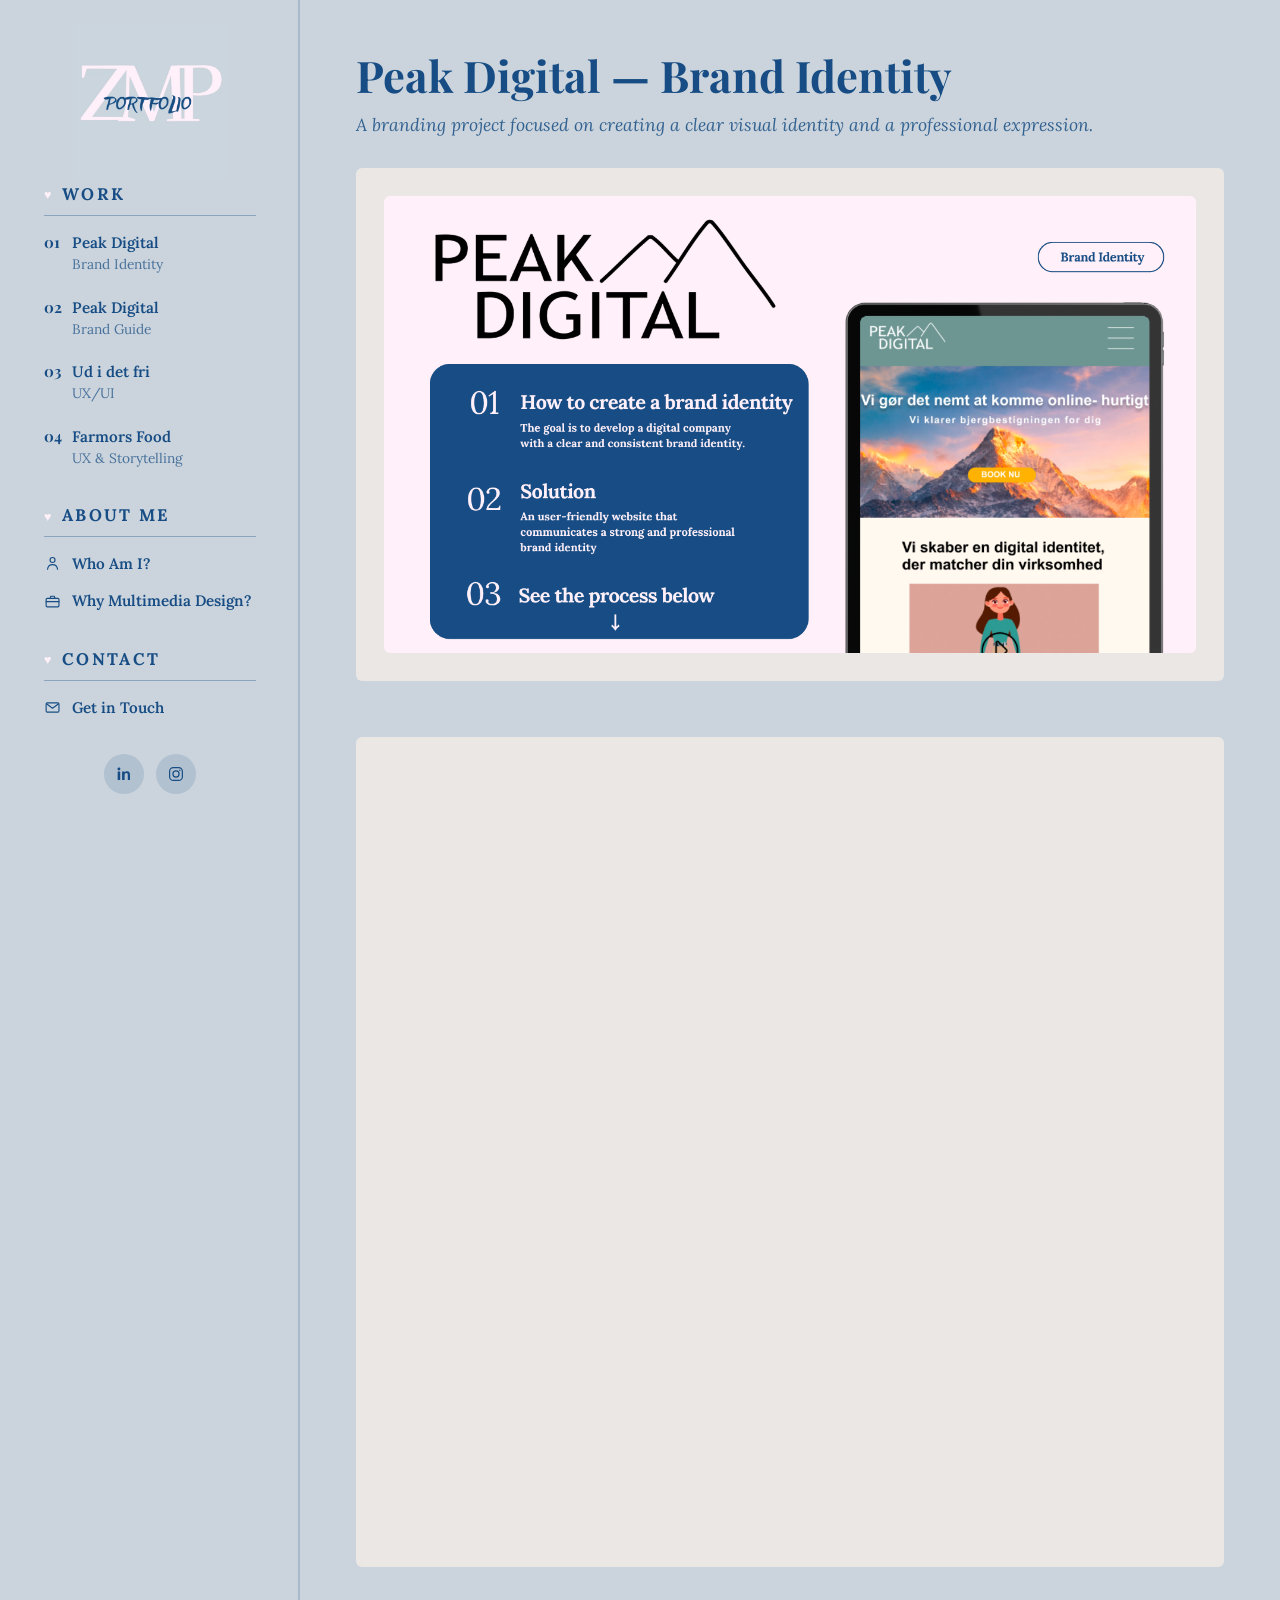
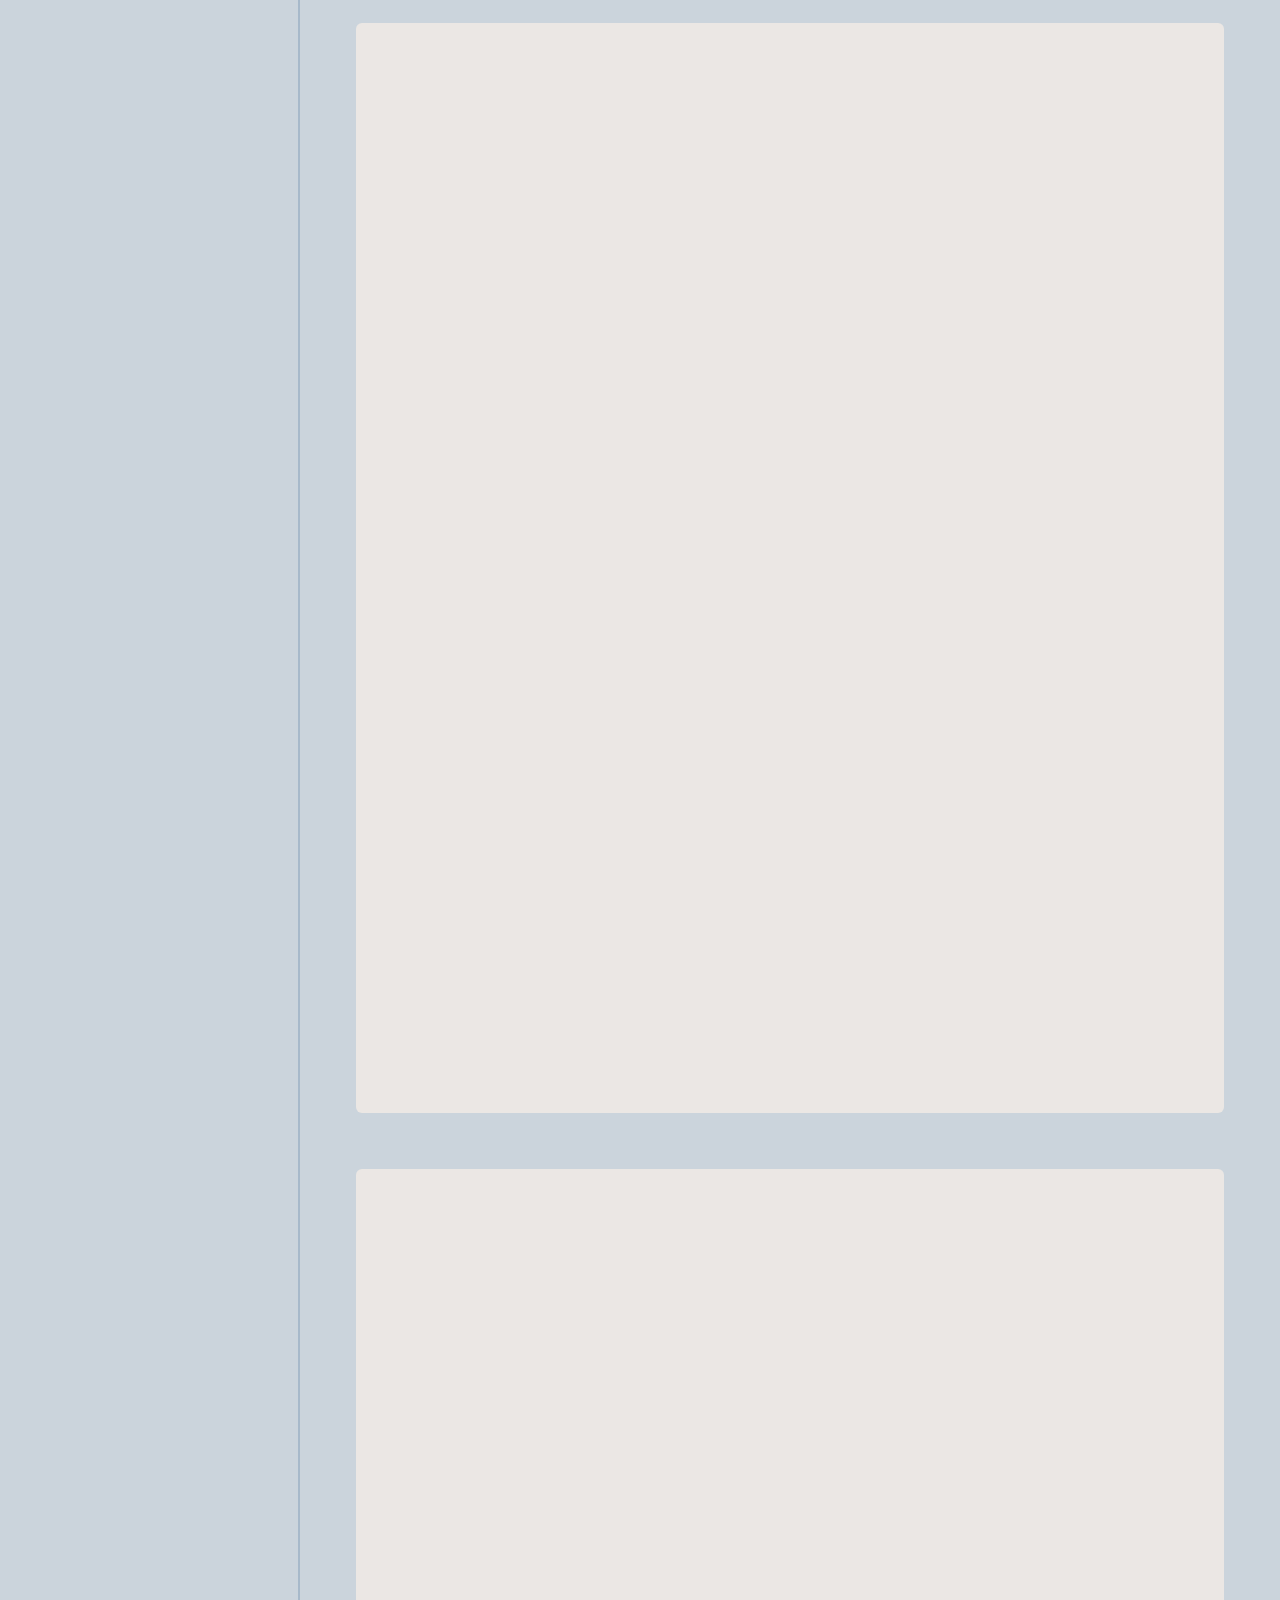
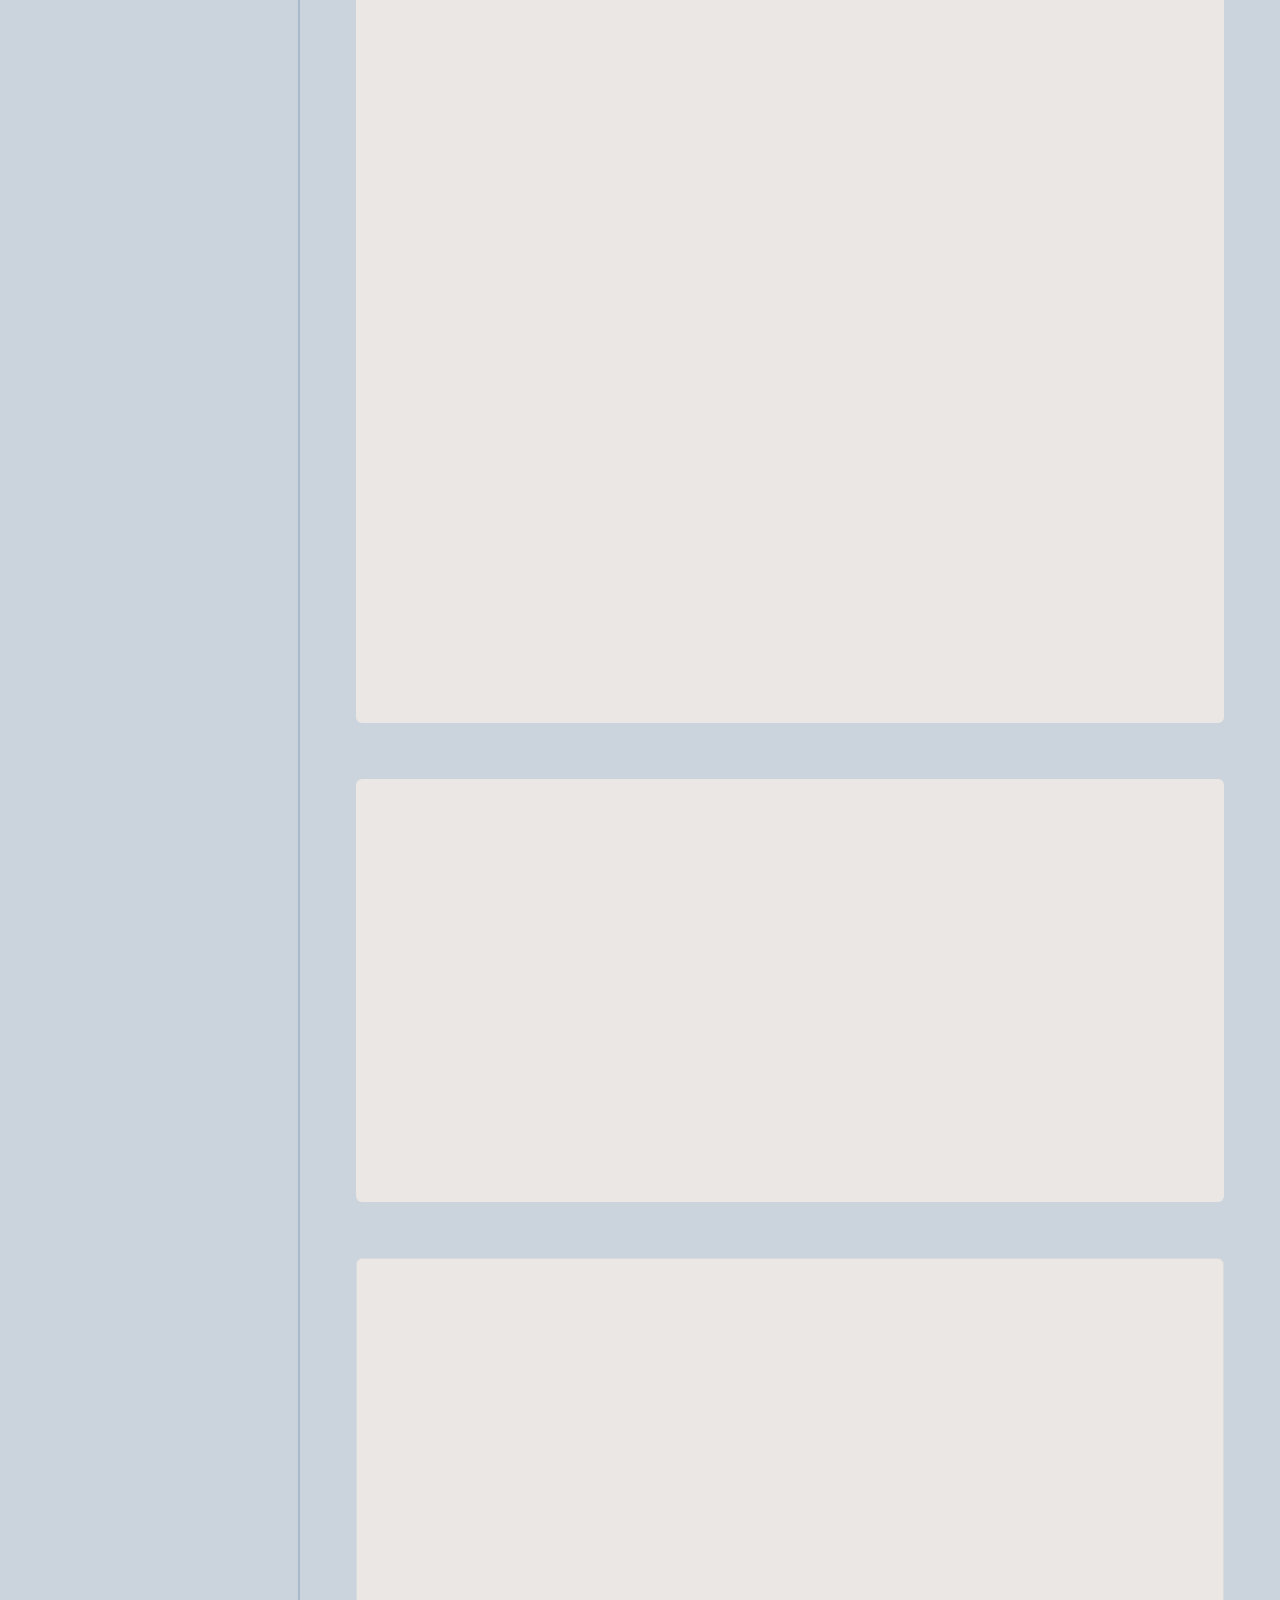
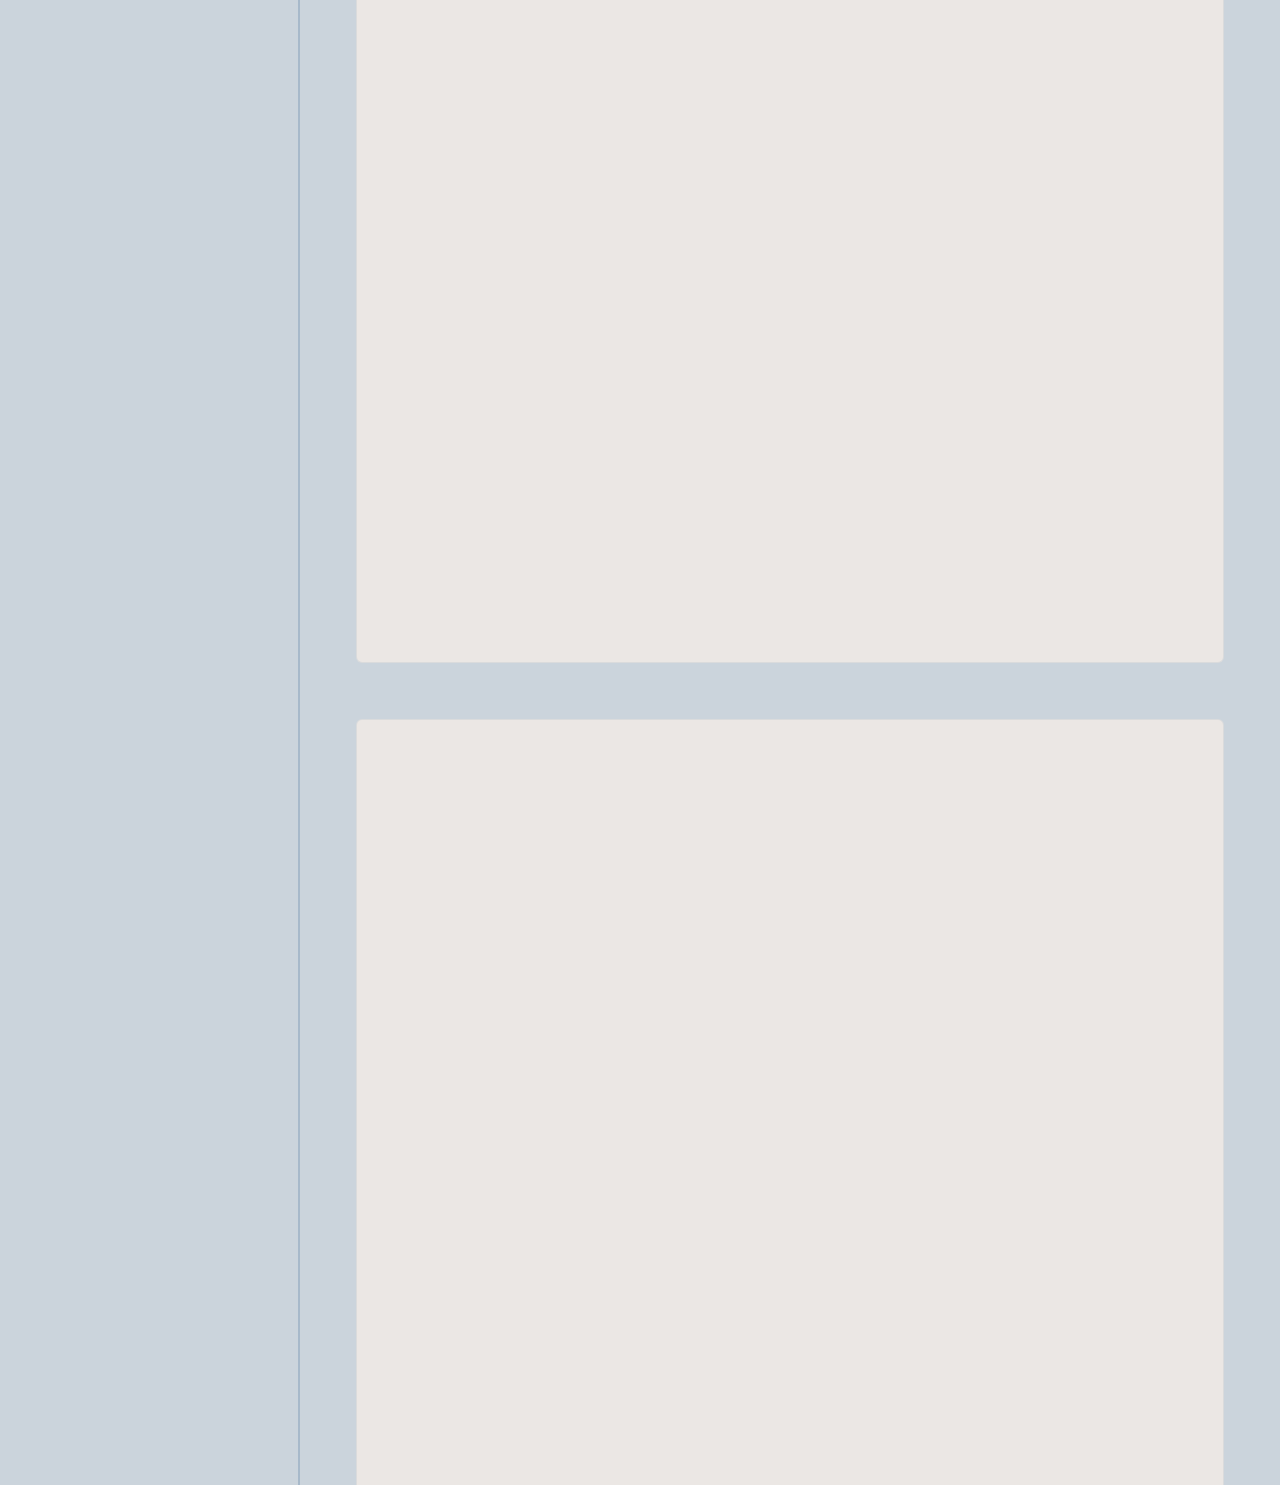
<file: Peak.html>
<!DOCTYPE html>
<html lang="en">
<head>
<meta charset="UTF-8">
<meta name="viewport" content="width=device-width, initial-scale=1.0">
<title>Peak Digital — Brand Identity — Emilie Zadstrow Mørch Pedersen</title>
<link rel="preconnect" href="https://fonts.googleapis.com">
<link rel="preconnect" href="https://fonts.gstatic.com" crossorigin>
<link href="https://fonts.googleapis.com/css2?family=Playfair+Display:ital,wght@0,500;0,600;0,700;1,500&family=Lora:ital,wght@0,400;0,500;0,600;0,700;1,400&display=swap" rel="stylesheet">
<link rel="stylesheet" href="css/style.css">
</head>
<body>

<div class="layout">

  <!-- SIDEBAR -->
  <aside class="sidebar">
    <a href="index.html" class="brand" aria-label="Back to home">
      <img src="img/logo1.webp?v=1" alt="" decoding="async">
    </a>

    <nav aria-label="Main navigation">
      <div class="nav-group">
        <div class="nav-label">WORK</div>
        <ul class="nav-links">
          <li><a href="Peak.html"><span class="nav-project"><span class="nav-project-name">Peak Digital</span><span class="nav-project-type">Brand Identity</span></span></a></li>
          <li><a href="brandguide.html"><span class="nav-project"><span class="nav-project-name">Peak Digital</span><span class="nav-project-type">Brand Guide</span></span></a></li>
          <li><a href="stay.html"><span class="nav-project"><span class="nav-project-name">Ud i det fri</span><span class="nav-project-type">UX/UI</span></span></a></li>
          <li><a href="food.html"><span class="nav-project"><span class="nav-project-name">Farmors Food</span><span class="nav-project-type">UX &amp; Storytelling</span></span></a></li>
        </ul>
      </div>

      <div class="nav-group">
        <div class="nav-label">ABOUT ME</div>
        <ul class="nav-links">
          <li><a class="nav-icon-link" href="who.html"><svg viewBox="0 0 24 24" aria-hidden="true"><circle cx="12" cy="7" r="3.5" fill="none" stroke="currentColor" stroke-width="1.6"/><path d="M5 20c.5-4.3 3-6.5 7-6.5s6.5 2.2 7 6.5" fill="none" stroke="currentColor" stroke-width="1.6" stroke-linecap="round"/></svg><span>Who Am I?</span></a></li>
          <li><a class="nav-icon-link" href="why.html"><svg viewBox="0 0 24 24" aria-hidden="true"><rect x="3" y="7.5" width="18" height="12" rx="1.5" fill="none" stroke="currentColor" stroke-width="1.6"/><path d="M9 7.5V5.8c0-.7.6-1.3 1.3-1.3h3.4c.7 0 1.3.6 1.3 1.3v1.7M3 12.2h18" fill="none" stroke="currentColor" stroke-width="1.6" stroke-linecap="round"/></svg><span>Why Multimedia Design?</span></a></li>
        </ul>
      </div>

      <div class="nav-group">
        <div class="nav-label">CONTACT</div>
        <ul class="nav-links">
          <li><a class="nav-icon-link" href="contact.html"><svg viewBox="0 0 24 24" aria-hidden="true"><rect x="3" y="5.5" width="18" height="13" rx="1.5" fill="none" stroke="currentColor" stroke-width="1.6"/><path d="m4 7 8 6 8-6" fill="none" stroke="currentColor" stroke-width="1.6" stroke-linecap="round" stroke-linejoin="round"/></svg><span>Get in Touch</span></a></li>
        </ul>
        <div class="social-links">
          <a class="social-icon" href="https://www.linkedin.com/in/emilie-zadstrow-m%C3%B8rch-pedersen-924237338/" target="_blank" rel="noopener noreferrer" aria-label="LinkedIn">
            <svg viewBox="0 0 24 24" width="18" height="18" fill="none" aria-hidden="true">
              <path d="M6.94 8.5H3.56V20h3.38V8.5ZM5.25 3.4a1.96 1.96 0 1 0 0 3.92 1.96 1.96 0 0 0 0-3.92ZM20.44 20h-3.37v-5.97c0-1.42-.03-3.25-1.98-3.25-1.98 0-2.29 1.55-2.29 3.15V20H9.44V8.5h3.24v1.57h.05c.45-.85 1.55-1.75 3.2-1.75 3.43 0 4.06 2.26 4.06 5.2V20Z" fill="currentColor"/>
            </svg>
          </a>
          <a class="social-icon" href="https://www.instagram.com/emiliezmpedersen/" target="_blank" rel="noopener noreferrer" aria-label="Instagram">
            <svg viewBox="0 0 24 24" width="18" height="18" fill="none" aria-hidden="true">
              <rect x="3.5" y="3.5" width="17" height="17" rx="5" stroke="currentColor" stroke-width="1.6"/>
              <circle cx="12" cy="12" r="4.1" stroke="currentColor" stroke-width="1.6"/>
              <circle cx="17.1" cy="6.9" r="1.05" fill="currentColor"/>
            </svg>
          </a>
        </div>
      </div>
    </nav>

  </aside>

  <!-- MAIN -->
  <main class="main main--case main--peak">

    <!-- HEADER -->
    <header class="case-header">
      <h1>Peak Digital — Brand Identity</h1>
      <p class="case-subtitle">A branding project focused on creating a clear visual identity and a professional expression.</p>
    </header>

    <!-- INTRO -->
    <div class="case-peak-project-box">
      <img class="case-full-image case-peak-project-image" src="img/peak.png" alt="Overview of the Peak Digital project" decoding="async">
    </div>
    <!-- RESEARCH + MOODBOARD -->
    <section class="case-hero-box case-peak-moodboard-box">
      <h3 class="case-subheading">RESEARCH AND VISUALISATION</h3>
      <div class="peak-research-layout">
        <img class="case-full-image" src="img/moodboard-opt.webp" alt="Moodboard for Peak Digital" loading="lazy" decoding="async">
        <div class="peak-research-copy">
          <div>
            <h4 class="work-subheading">Target audience</h4>
            <p>The target group consists of newly established independent businesses in Denmark that lack the time and resources to develop and maintain a strong online presence.</p>
          </div>
          <div>
            <h4 class="work-subheading">Visual direction</h4>
            <p>The moodboard explores a visual direction inspired by flow, flexibility and creativity, reflecting the brand's ambition to make digital solutions more accessible.</p>
          </div>
        </div>
      </div>
    </section>

    <!-- LOGO -->
    <section class="case-hero-box case-peak-logo-box">
      <h3 class="case-subheading">LOGO</h3>
      <p>The design process began by exploring minimal and structured visual styles. The focus was on creating a clean logo with strong typography and simple shapes that reflect the concept of "peak", professionalism, and trust.</p>
      <div class="peak-logo-gallery">
        <div class="peak-logo-gallery__grid">
          <figure class="peak-slider__slide">
            <figcaption class="work-subheading">Logo exploring</figcaption>
            <img src="img/logoideer.webp" alt="Logo development for Peak Digital" loading="lazy" decoding="async">
          </figure>
          <figure class="peak-slider__slide">
            <figcaption class="work-subheading">Final logo</figcaption>
            <img src="img/coffee.webp" alt="Business card mockup for Peak Digital" loading="lazy" decoding="async">
          </figure>
        </div>
      </div>
    </section>

    <!-- WIREFRAMES -->
    <section class="case-hero-box">
      <h3 class="case-subheading">WIREFRAMES</h3>
      <div class="peak-wireframes-layout">
        <div class="peak-wireframes-copy">
          <div>
            <h4 class="work-subheading">From structure to design</h4>
            <p>Wireframes were developed to explore page structure, content hierarchy and navigation before moving into the final visual design.</p>
          </div>
          <div>
            <h4 class="work-subheading">Design focus</h4>
            <p>Clear navigation, intuitive layouts and a consistent user experience.</p>
          </div>
        </div>
      <div class="peak-slider peak-slider--wireframes" role="region" aria-label="Wireframe images">
        <div class="peak-slider__track" tabindex="0" aria-label="Browse wireframe images">
          <figure class="peak-slider__slide"><img src="img/bluewireframe.webp" alt="Wireframe, version 1" loading="lazy" decoding="async"></figure>
          <figure class="peak-slider__slide"><img src="img/differentwirefr.webp" alt="Wireframe, version 3" loading="lazy" decoding="async"></figure>
        </div>
      </div>
      </div>
    </section>

    <!-- STYLE GUIDE -->
    <section class="case-hero-box">
      <h3 class="case-subheading">STYLE TILES</h3>
      <p>Throughout the process, the color palette was continuously refined to achieve a more cohesive and professional look without being boring.</p>
      <div class="peak-style-tiles">
        <div class="peak-style-tiles__grid">
          <figure class="peak-slider__slide"><figcaption class="work-subheading">First choice</figcaption><div class="peak-style-tiles__image peak-style-tiles__image--cropped"><img src="img/styletile.webp" alt="Styletile for Peak Digital" loading="lazy" decoding="async"></div></figure>
          <figure class="peak-slider__slide"><figcaption class="work-subheading">Final choice</figcaption><div class="peak-style-tiles__image"><img src="img/farvepalette.webp" alt="Color palette and typography for Peak Digital" loading="lazy" decoding="async"></div></figure>
        </div>
      </div>
    </section>

    <!-- FINAL PROTOTYPE -->
    <section class="case-section">
      <h3 class="case-subheading">FINAL PROTOTYPE</h3>
      <p>The final prototype brings the visual identity into a complete website design. It shows how the colors, typography and imagery work together across the homepage, services and about pages to create a clear and welcoming experience.</p>
      <img class="case-full-image case-peak-final-prototype-image" src="img/greenwireframe-opt.webp" alt="Final prototype of the Peak Digital website showing the homepage, services page and about page" loading="lazy" decoding="async">
    </section>

    <!-- FINAL DESIGN -->
    <section class="case-section">
      <h3 class="case-subheading">RESULT</h3>
      <p>The final result is a clean and user-friendly website that communicates a strong and professional brand identity, with a focus on simplicity and intuitive user experience.</p>
      <div class="case-peak-final-mockup">
        <img class="case-full-image" src="img/desk.webp" alt="Peak Digital website displayed on a monitor" loading="lazy" decoding="async">
      </div>
      <div class="peak-brand-assets peak-brand-assets--welcome">
      <div class="peak-brand-assets__stack">
      <img class="peak-brand-assets__help" src="img/help.png" alt="Peak Digital contact banner offering help reaching the top" loading="lazy" decoding="async">
      <div class="business-card">
        <div class="business-card__turn">
          <div class="business-card__face">
            <img src="img/1.png" alt="Peak Digital business card with contact details" loading="lazy" decoding="async">
          </div>
          <div class="business-card__face business-card__face--back">
            <img src="img/2.png" alt="Front of the Peak Digital business card showing the full logo" loading="lazy" decoding="async">
          </div>
        </div>
      </div>
      </div>
      <div class="peak-welcome-frame"><img class="peak-welcome-animation" src="img/welcome.gif" alt="Animated welcome to the Peak Digital team" decoding="async"></div>
      </div>
      <div class="peak-brand-assets">
        <img class="peak-brand-assets__search" src="img/search.png" alt="Brand identity search suggestions against a cloudy sky" loading="lazy" decoding="async">
        <div class="peak-brand-assets__social-frame"><img class="peak-brand-assets__social" src="img/some.png" alt="Social media collage with a new album titled We’ll create something for you" loading="lazy" decoding="async"></div>
      </div>
    </section>

    <!-- YOU MAY ALSO LIKE -->
    <section class="case-related">
      <h2>You may also like</h2>
      <div class="gallery gallery--related">
        <template data-projects="farmors"></template>

        <template data-projects="peak-guide"></template>
      </div>
    </section>

    <footer class="site-footer">© 2026 Emilie Zadstrow Mørch Pedersen</footer>
  </main>
</div>

<a class="back-to-top" href="#" aria-label="Back to top">
  <svg class="back-to-top__heart" viewBox="0 0 64 56" aria-hidden="true" focusable="false"><path fill="currentColor" d="M32 53C27 48 3 31 3 17C3 1 23-3 32 12C41-3 61 1 61 17C61 31 37 48 32 53Z"/></svg>
  <svg class="back-to-top__arrow" viewBox="0 0 24 28" fill="none" aria-hidden="true" focusable="false"><path d="M12 24V4M5 11l7-7 7 7" stroke="currentColor" stroke-width="2" stroke-linecap="round" stroke-linejoin="round"/></svg>
</a>
<script src="js/script.js" defer></script>

</body>
</html>
</file>
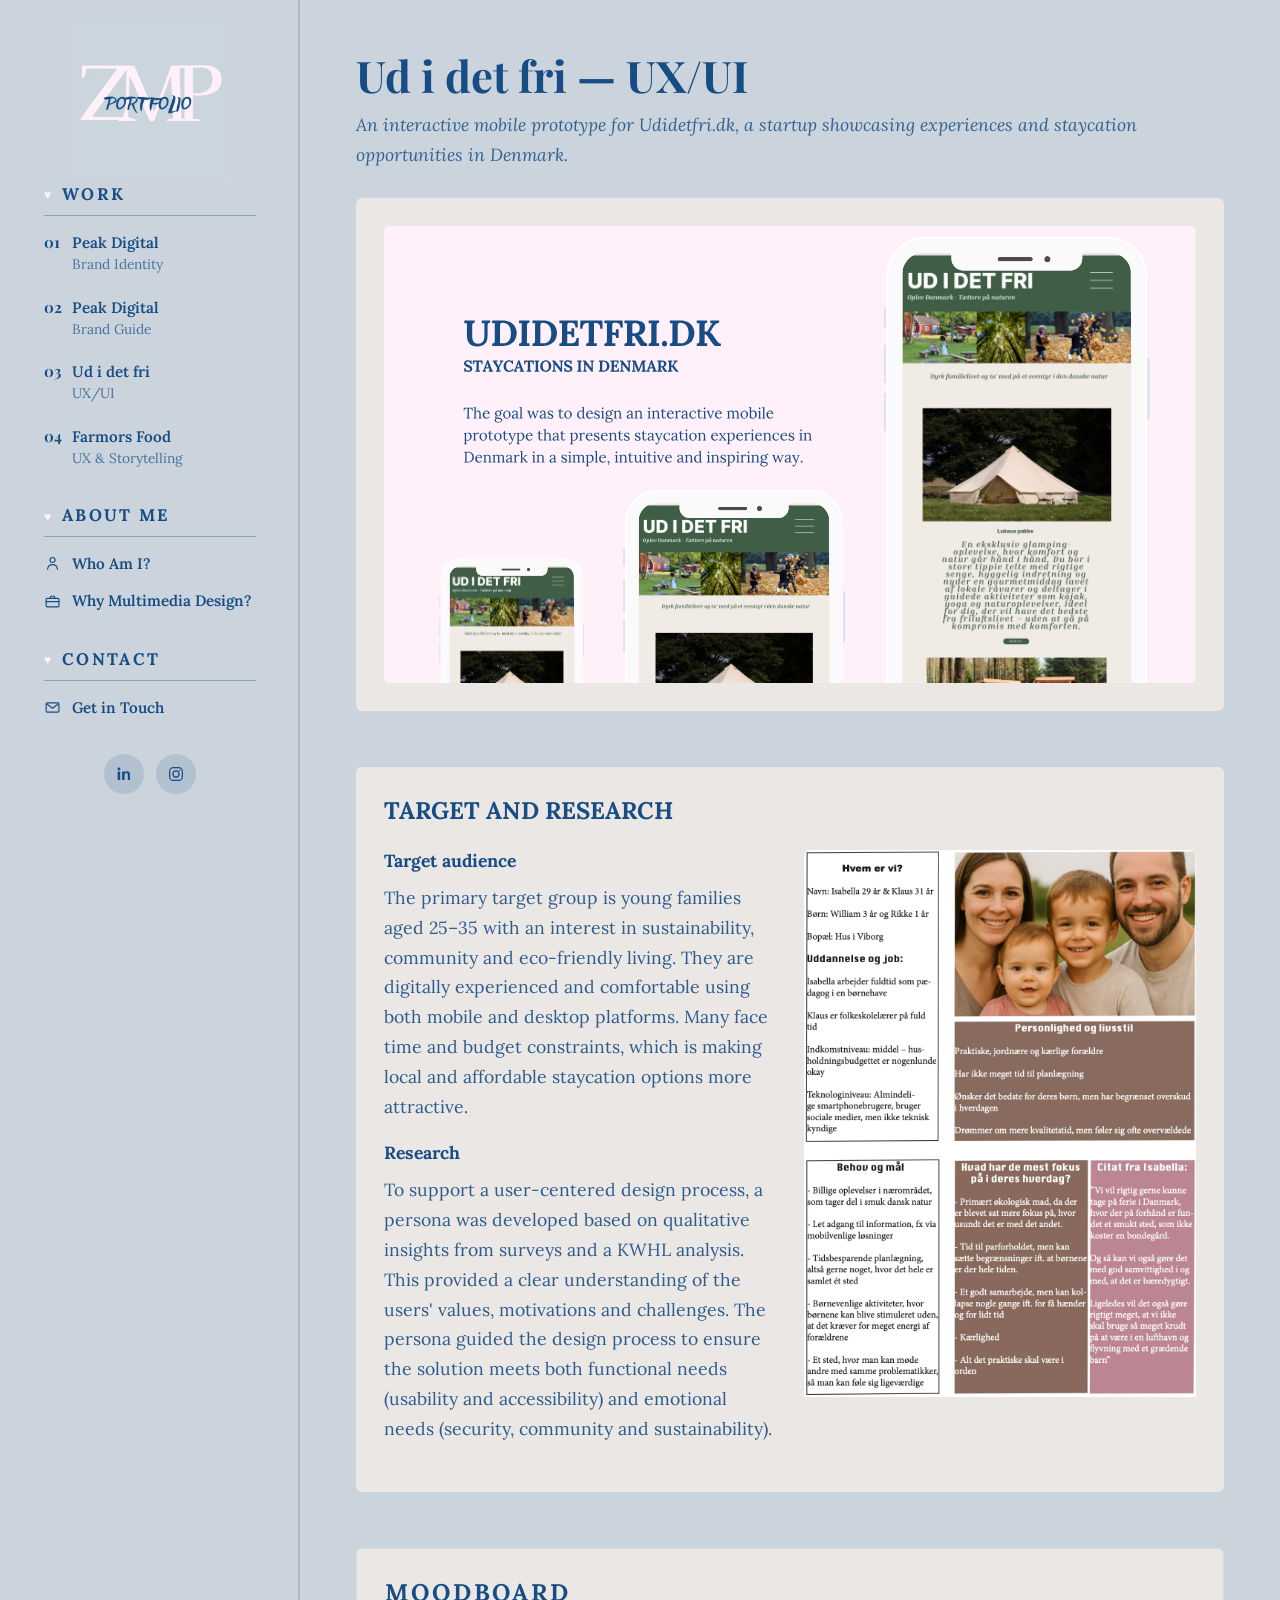
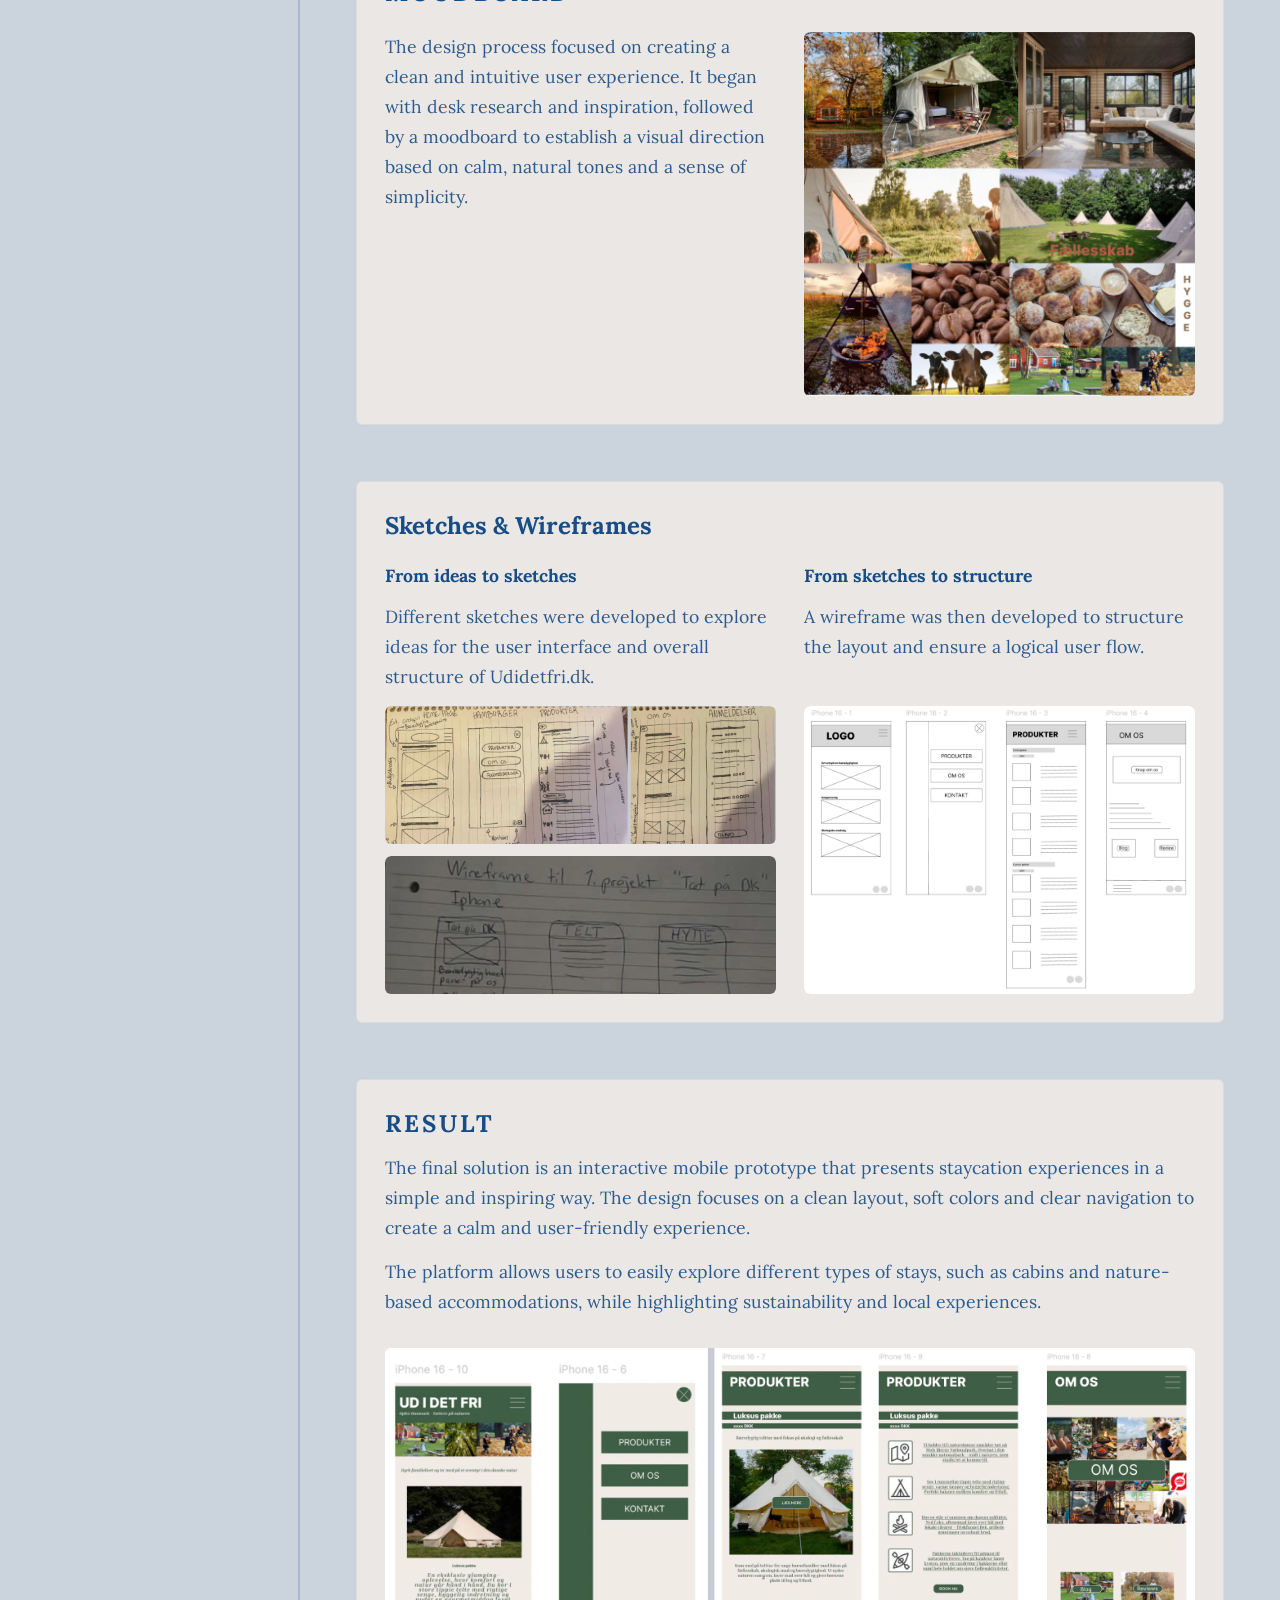
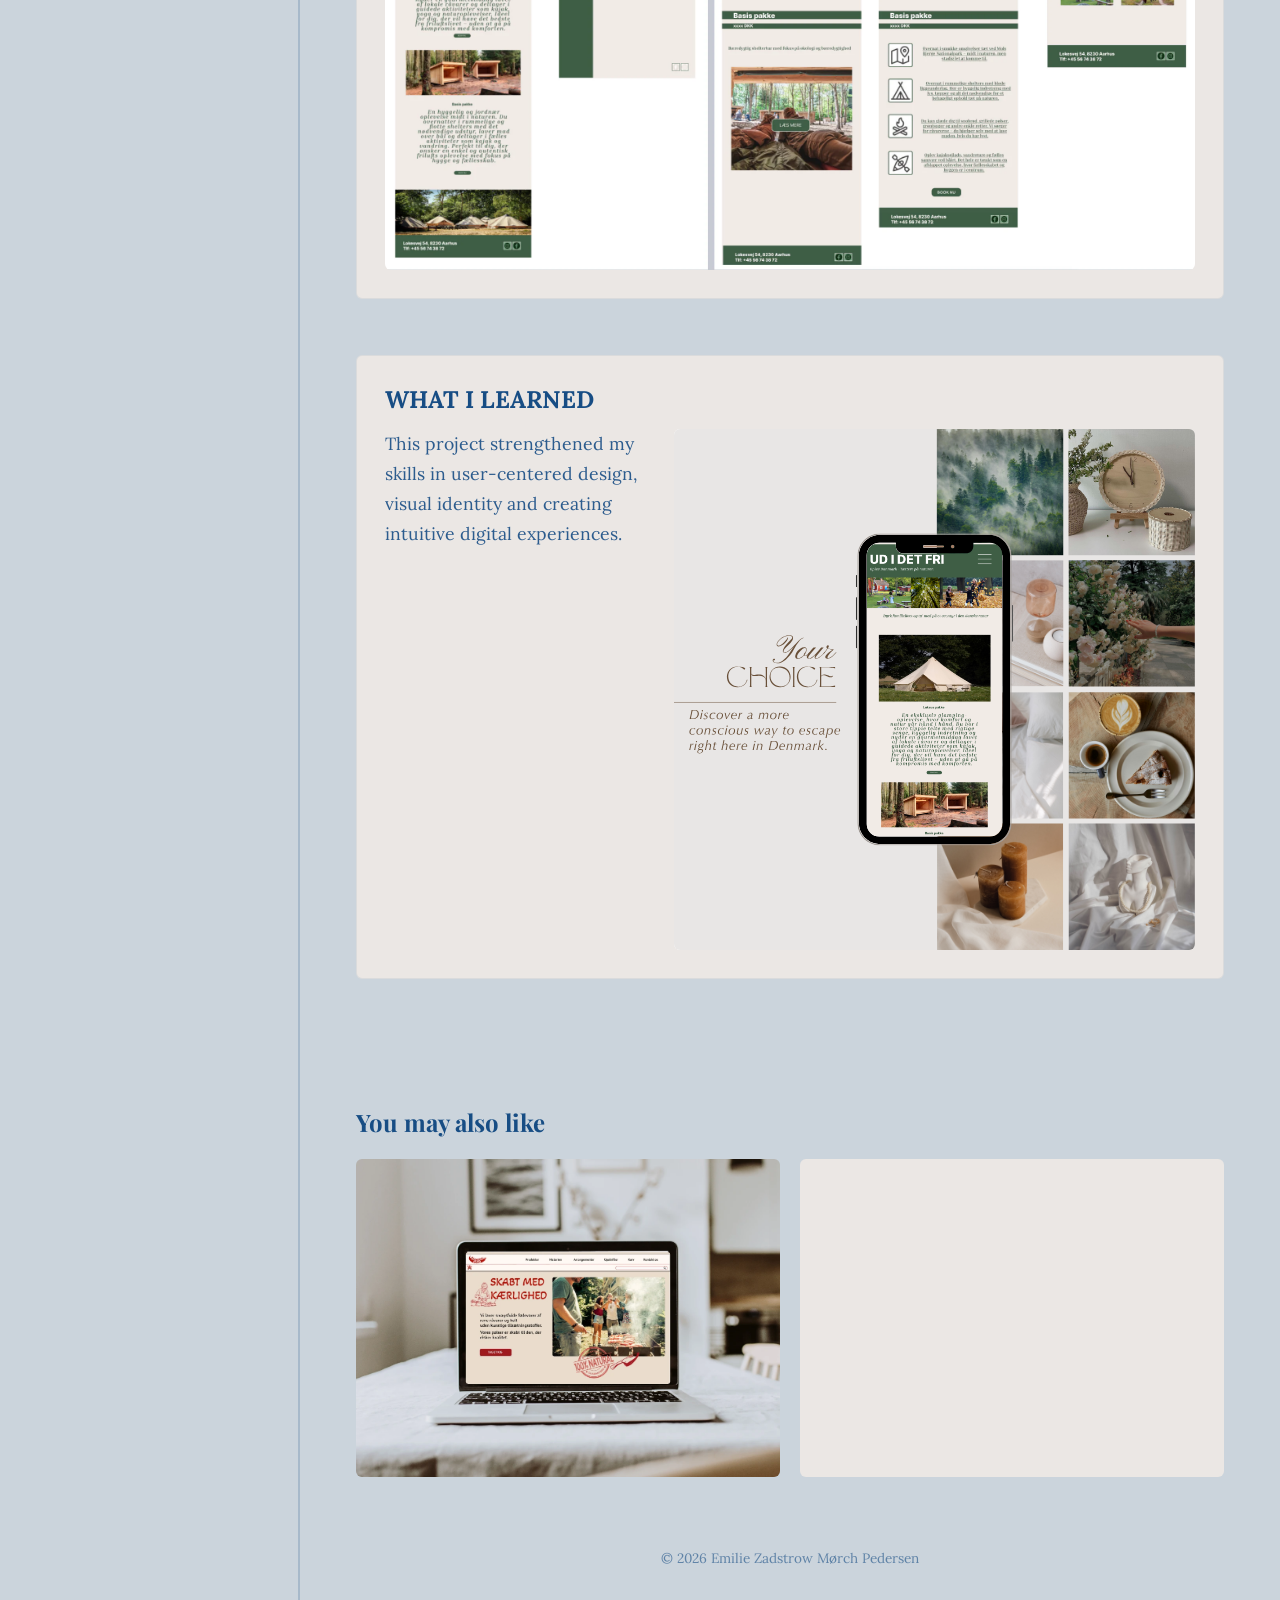
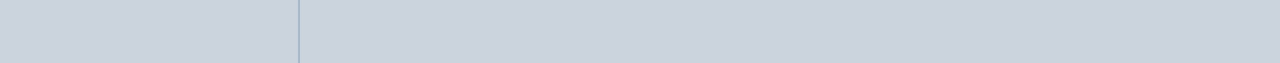
<file: stay.html>
<!DOCTYPE html>
<html lang="en">
<head>
<meta charset="UTF-8">
<meta name="viewport" content="width=device-width, initial-scale=1.0">
<title>Ud i det fri — UX/UI — Emilie Zadstrow Mørch Pedersen</title>
<link rel="preconnect" href="https://fonts.googleapis.com">
<link rel="preconnect" href="https://fonts.gstatic.com" crossorigin>
<link href="https://fonts.googleapis.com/css2?family=Playfair+Display:ital,wght@0,500;0,600;0,700;1,500&family=Lora:ital,wght@0,400;0,500;0,600;1,400&display=swap" rel="stylesheet">
<link rel="stylesheet" href="css/style.css">
</head>
<body>

<div class="layout">

  <!-- SIDEBAR -->
  <aside class="sidebar">
    <a href="index.html" class="brand" aria-label="Back to home">
      <img src="img/logo1.webp?v=1" alt="">
    </a>

    <nav aria-label="Main navigation">
      <div class="nav-group">
        <div class="nav-label">WORK</div>
        <ul class="nav-links">
          <li><a href="Peak.html"><span class="nav-project"><span class="nav-project-name">Peak Digital</span><span class="nav-project-type">Brand Identity</span></span></a></li>
          <li><a href="brandguide.html"><span class="nav-project"><span class="nav-project-name">Peak Digital</span><span class="nav-project-type">Brand Guide</span></span></a></li>
          <li><a href="stay.html"><span class="nav-project"><span class="nav-project-name">Ud i det fri</span><span class="nav-project-type">UX/UI</span></span></a></li>
          <li><a href="food.html"><span class="nav-project"><span class="nav-project-name">Farmors Food</span><span class="nav-project-type">UX &amp; Storytelling</span></span></a></li>
        </ul>
      </div>

      <div class="nav-group">
        <div class="nav-label">ABOUT ME</div>
        <ul class="nav-links">
          <li><a class="nav-icon-link" href="who.html"><svg viewBox="0 0 24 24" aria-hidden="true"><circle cx="12" cy="7" r="3.5" fill="none" stroke="currentColor" stroke-width="1.6"/><path d="M5 20c.5-4.3 3-6.5 7-6.5s6.5 2.2 7 6.5" fill="none" stroke="currentColor" stroke-width="1.6" stroke-linecap="round"/></svg><span>Who Am I?</span></a></li>
          <li><a class="nav-icon-link" href="why.html"><svg viewBox="0 0 24 24" aria-hidden="true"><rect x="3" y="7.5" width="18" height="12" rx="1.5" fill="none" stroke="currentColor" stroke-width="1.6"/><path d="M9 7.5V5.8c0-.7.6-1.3 1.3-1.3h3.4c.7 0 1.3.6 1.3 1.3v1.7M3 12.2h18" fill="none" stroke="currentColor" stroke-width="1.6" stroke-linecap="round"/></svg><span>Why Multimedia Design?</span></a></li>
        </ul>
      </div>

      <div class="nav-group">
        <div class="nav-label">CONTACT</div>
        <ul class="nav-links">
          <li><a class="nav-icon-link" href="contact.html"><svg viewBox="0 0 24 24" aria-hidden="true"><rect x="3" y="5.5" width="18" height="13" rx="1.5" fill="none" stroke="currentColor" stroke-width="1.6"/><path d="m4 7 8 6 8-6" fill="none" stroke="currentColor" stroke-width="1.6" stroke-linecap="round" stroke-linejoin="round"/></svg><span>Get in Touch</span></a></li>
        </ul>
        <div class="social-links">
          <a class="social-icon" href="https://www.linkedin.com/in/emilie-zadstrow-m%C3%B8rch-pedersen-924237338/" target="_blank" rel="noopener noreferrer" aria-label="LinkedIn">
            <svg viewBox="0 0 24 24" width="18" height="18" fill="none" aria-hidden="true">
              <path d="M6.94 8.5H3.56V20h3.38V8.5ZM5.25 3.4a1.96 1.96 0 1 0 0 3.92 1.96 1.96 0 0 0 0-3.92ZM20.44 20h-3.37v-5.97c0-1.42-.03-3.25-1.98-3.25-1.98 0-2.29 1.55-2.29 3.15V20H9.44V8.5h3.24v1.57h.05c.45-.85 1.55-1.75 3.2-1.75 3.43 0 4.06 2.26 4.06 5.2V20Z" fill="currentColor"/>
            </svg>
          </a>
          <a class="social-icon" href="https://www.instagram.com/emiliezmpedersen/" target="_blank" rel="noopener noreferrer" aria-label="Instagram">
            <svg viewBox="0 0 24 24" width="18" height="18" fill="none" aria-hidden="true">
              <rect x="3.5" y="3.5" width="17" height="17" rx="5" stroke="currentColor" stroke-width="1.6"/>
              <circle cx="12" cy="12" r="4.1" stroke="currentColor" stroke-width="1.6"/>
              <circle cx="17.1" cy="6.9" r="1.05" fill="currentColor"/>
            </svg>
          </a>
        </div>
      </div>
    </nav>

  </aside>

  <!-- MAIN -->
  <main class="main main--case main--stay">

    <!-- HEADER -->
    <header class="case-header">
      <h1>Ud i det fri — UX/UI</h1>
      <p class="case-subtitle">An interactive mobile prototype for Udidetfri.dk, a startup showcasing experiences and staycation opportunities in Denmark.</p>
    </header>

    <div class="case-stay-project-box">
      <img class="case-full-image case-stay-project-image" src="img/staycation.svg" alt="Overview of the staycation project" decoding="async">
    </div>

    <!-- TARGET GROUP AND RESEARCH -->
    <section class="case-section case-stay-research-box">
      <h3 class="case-subheading">TARGET AND RESEARCH</h3>
      <div class="stay-research-layout">
        <div class="stay-research-copy">
          <h4 class="work-subheading">Target audience</h4>
          <p>The primary target group is young families aged 25–35 with an interest in sustainability, community and eco-friendly living. They are digitally experienced and comfortable using both mobile and desktop platforms. Many face time and budget constraints, which is making local and affordable staycation options more attractive.</p>
          <h4 class="work-subheading">Research</h4>
          <p>To support a user-centered design process, a persona was developed based on qualitative insights from surveys and a KWHL analysis. This provided a clear understanding of the users' values, motivations and challenges. The persona guided the design process to ensure the solution meets both functional needs (usability and accessibility) and emotional needs (security, community and sustainability).</p>
        </div>
        <a class="stay-research-preview" href="img/persona.webp" data-image-preview aria-label="View the full persona">
          <img src="img/persona.webp" alt="Persona for Udidetfri.dk" loading="lazy">
        </a>
      </div>
    </section>

    <!-- MOODBOARD -->
    <section class="case-block case-stay-moodboard-box">
      <span class="case-eyebrow">MOODBOARD</span>
      <div class="stay-moodboard-layout">
        <p class="case-block-text">The design process focused on creating a clean and intuitive user experience. It began with desk research and inspiration, followed by a moodboard to establish a visual direction based on calm, natural tones and a sense of simplicity.</p>
        <img class="case-full-image case-moodboard-image" src="img/mood.webp" alt="Moodboard for Udidetfri.dk">
      </div>
    </section>

    <!-- SKETCHES AND WIREFRAME -->
    <section class="case-block case-stay-development-box">
      <h3 class="case-subheading">Sketches &amp; Wireframes</h3>
      <div class="stay-development-layout">
        <div class="stay-development-column case-stay-sketches-box">
      <h4 class="work-subheading">From ideas to sketches</h4>
      <p class="case-block-text">Different sketches were developed to explore ideas for the user interface and overall structure of Udidetfri.dk. </p>
      <div class="case-double-grid">
        <a class="stay-development-preview" href="img/sketch1-opt.webp" data-image-preview aria-label="View full sketch 1"><img src="img/sketch1-opt.webp" alt="Hand-drawn sketch, page 1" loading="lazy"></a>
        <a class="stay-development-preview" href="img/sketch2-opt.webp" data-image-preview aria-label="View full sketch 2"><img src="img/sketch2-opt.webp" alt="Hand-drawn sketch, page 2" loading="lazy"></a>
      </div>
        </div>
        <div class="stay-development-column case-stay-wireframe-box">
      <h4 class="work-subheading">From sketches to structure</h4>
      <p class="case-block-text">A wireframe was then developed to structure the layout and ensure a logical user flow.</p>
      <a class="stay-development-preview stay-development-preview--wireframe" href="img/wire.webp" data-image-preview aria-label="View full wireframe"><img src="img/wire.webp" alt="Wireframe for Udidetfri.dk" loading="lazy"></a>
        </div>
      </div>
    </section>

    <!-- PROTOTYPE -->
    <section class="case-block">
      <span class="case-eyebrow">RESULT</span>
      <p class="case-block-text">The final solution is an interactive mobile prototype that presents staycation experiences in a simple and inspiring way. The design focuses on a clean layout, soft colors and clear navigation to create a calm and user-friendly experience.</p>
      <p class="case-block-text">The platform allows users to easily explore different types of stays, such as cabins and nature-based accommodations, while highlighting sustainability and local experiences.</p>
      <img class="case-full-image case-stay-result-image" src="img/protostay.webp" alt="Prototype screens for Udidetfri.dk">
    </section>

    <section class="case-copy">
      <h3 class="case-subheading">WHAT I LEARNED</h3>
      <div class="stay-learned-layout">
        <p>This project strengthened my skills in user-centered design, visual identity and creating intuitive digital experiences.</p>
        <img class="case-full-image case-stay-post-image" src="img/staypost.svg" alt="Visual post for Udidetfri.dk">
      </div>
    </section>

    <!-- YOU MAY ALSO LIKE -->
    <section class="case-related">
      <h2>You may also like</h2>
      <div class="gallery gallery--related">
        <template data-projects="farmors"></template>

        <template data-projects="peak-guide"></template>
      </div>
    </section>

    <footer class="site-footer">© 2026 Emilie Zadstrow Mørch Pedersen</footer>
  </main>
</div>

<a class="back-to-top" href="#" aria-label="Back to top">
  <svg class="back-to-top__heart" viewBox="0 0 64 56" aria-hidden="true" focusable="false"><path fill="currentColor" d="M32 53C27 48 3 31 3 17C3 1 23-3 32 12C41-3 61 1 61 17C61 31 37 48 32 53Z"/></svg>
  <svg class="back-to-top__arrow" viewBox="0 0 24 28" fill="none" aria-hidden="true" focusable="false"><path d="M12 24V4M5 11l7-7 7 7" stroke="currentColor" stroke-width="2" stroke-linecap="round" stroke-linejoin="round"/></svg>
</a>
<script src="js/script.js" defer></script>

</body>
</html>
</file>
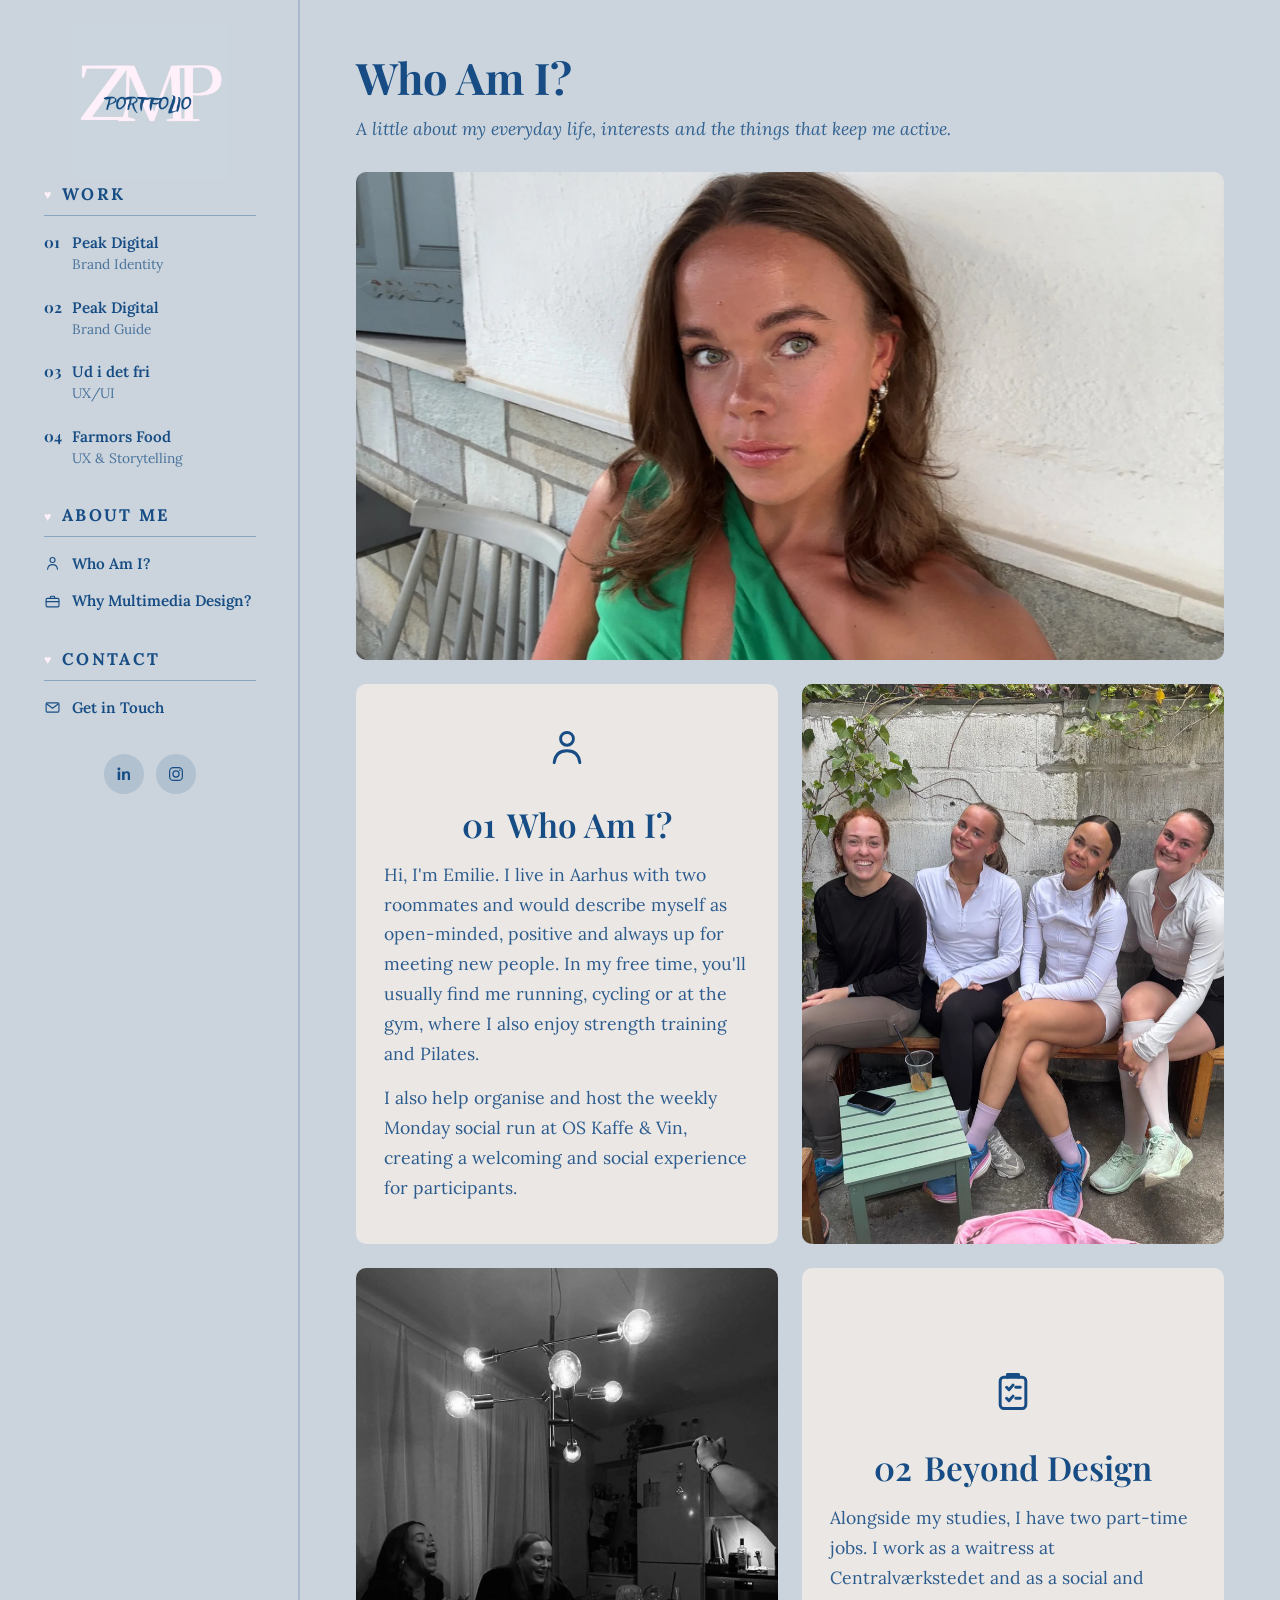
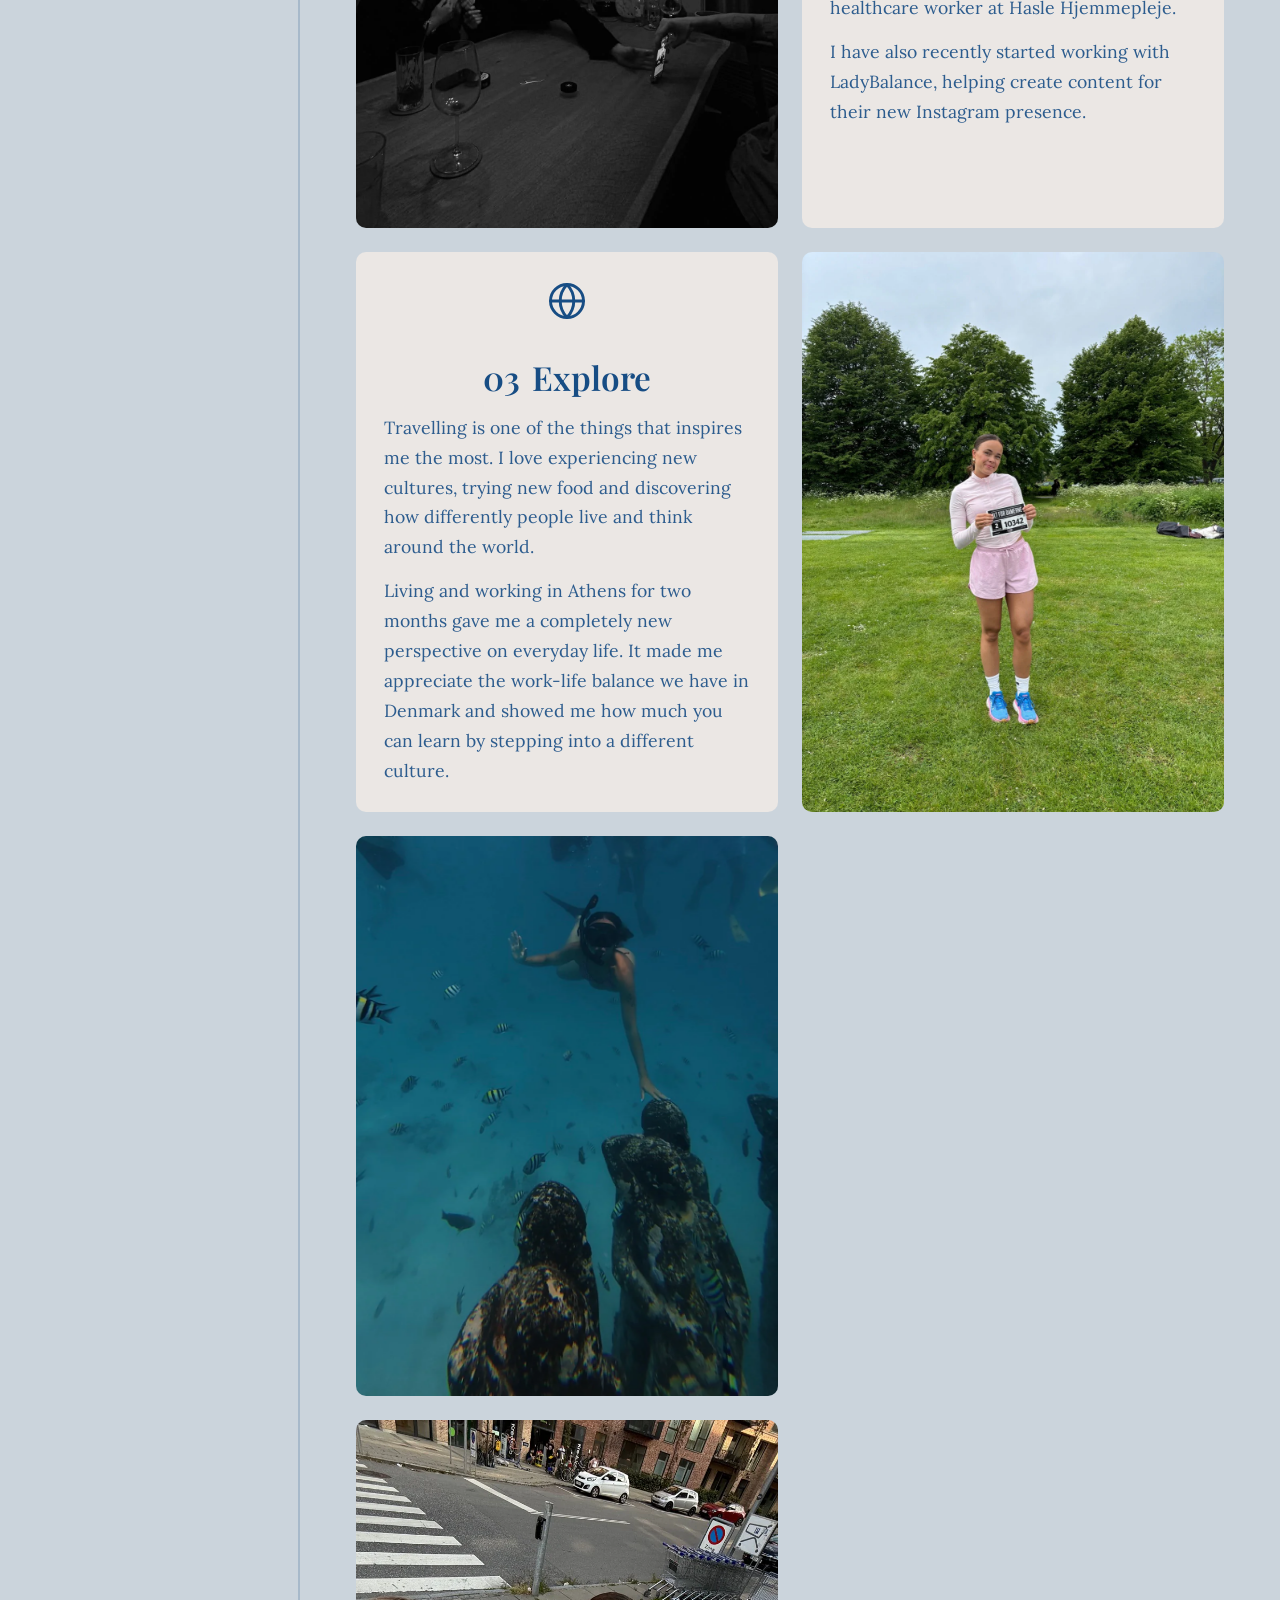
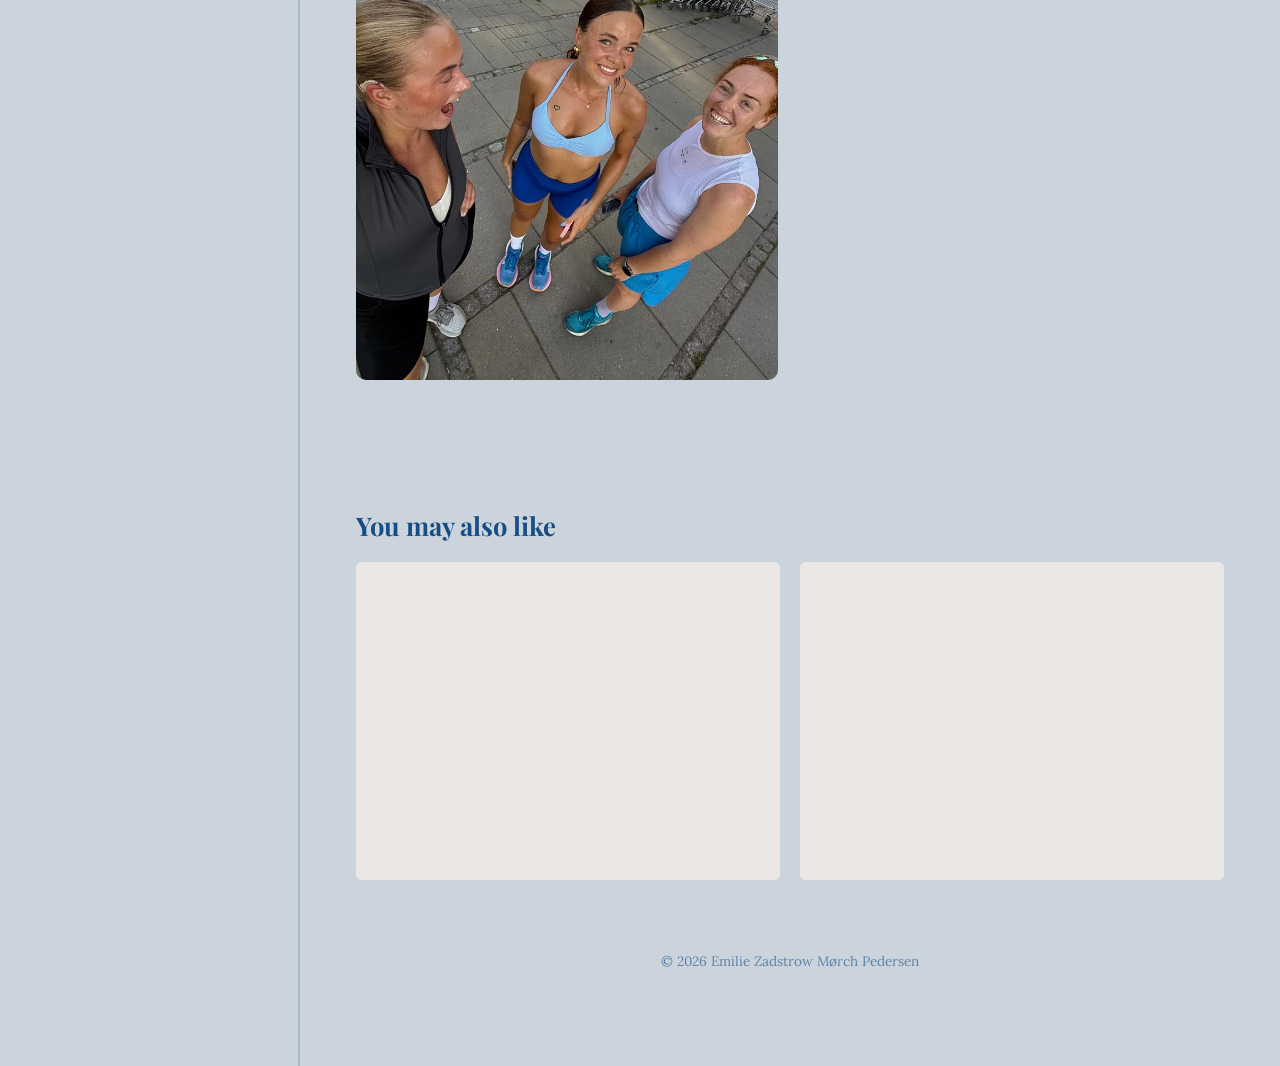
<file: who.html>
<!DOCTYPE html>
<html lang="en">
<head>
<meta charset="UTF-8">
<meta name="viewport" content="width=device-width, initial-scale=1.0">
<title>Who Am I? — Emilie Zadstrow Mørch Pedersen</title>
<link rel="preconnect" href="https://fonts.googleapis.com">
<link rel="preconnect" href="https://fonts.gstatic.com" crossorigin>
<link href="https://fonts.googleapis.com/css2?family=Playfair+Display:ital,wght@0,500;0,600;0,700;1,500&family=Lora:ital,wght@0,400;0,500;0,600;0,700;1,400&display=swap" rel="stylesheet">
<link rel="stylesheet" href="css/style.css">
</head>
<body>

<div class="layout">

  <!-- SIDEBAR -->
  <aside class="sidebar">
    <a href="index.html" class="brand" aria-label="Back to home">
      <img src="img/logo1.webp?v=1" alt="">
    </a>

    <nav aria-label="Main navigation">
      <div class="nav-group">
        <div class="nav-label">WORK</div>
        <ul class="nav-links">
          <li><a href="Peak.html"><span class="nav-project"><span class="nav-project-name">Peak Digital</span><span class="nav-project-type">Brand Identity</span></span></a></li>
          <li><a href="brandguide.html"><span class="nav-project"><span class="nav-project-name">Peak Digital</span><span class="nav-project-type">Brand Guide</span></span></a></li>
          <li><a href="stay.html"><span class="nav-project"><span class="nav-project-name">Ud i det fri</span><span class="nav-project-type">UX/UI</span></span></a></li>
          <li><a href="food.html"><span class="nav-project"><span class="nav-project-name">Farmors Food</span><span class="nav-project-type">UX &amp; Storytelling</span></span></a></li>
        </ul>
      </div>

      <div class="nav-group">
        <div class="nav-label">ABOUT ME</div>
        <ul class="nav-links">
          <li><a class="nav-icon-link" href="who.html"><svg viewBox="0 0 24 24" aria-hidden="true"><circle cx="12" cy="7" r="3.5" fill="none" stroke="currentColor" stroke-width="1.6"/><path d="M5 20c.5-4.3 3-6.5 7-6.5s6.5 2.2 7 6.5" fill="none" stroke="currentColor" stroke-width="1.6" stroke-linecap="round"/></svg><span>Who Am I?</span></a></li>
          <li><a class="nav-icon-link" href="why.html"><svg viewBox="0 0 24 24" aria-hidden="true"><rect x="3" y="7.5" width="18" height="12" rx="1.5" fill="none" stroke="currentColor" stroke-width="1.6"/><path d="M9 7.5V5.8c0-.7.6-1.3 1.3-1.3h3.4c.7 0 1.3.6 1.3 1.3v1.7M3 12.2h18" fill="none" stroke="currentColor" stroke-width="1.6" stroke-linecap="round"/></svg><span>Why Multimedia Design?</span></a></li>
        </ul>
      </div>

      <div class="nav-group">
        <div class="nav-label">CONTACT</div>
        <ul class="nav-links">
          <li><a class="nav-icon-link" href="contact.html"><svg viewBox="0 0 24 24" aria-hidden="true"><rect x="3" y="5.5" width="18" height="13" rx="1.5" fill="none" stroke="currentColor" stroke-width="1.6"/><path d="m4 7 8 6 8-6" fill="none" stroke="currentColor" stroke-width="1.6" stroke-linecap="round" stroke-linejoin="round"/></svg><span>Get in Touch</span></a></li>
        </ul>
        <div class="social-links">
          <a class="social-icon" href="https://www.linkedin.com/in/emilie-zadstrow-m%C3%B8rch-pedersen-924237338/" target="_blank" rel="noopener noreferrer" aria-label="LinkedIn">
            <svg viewBox="0 0 24 24" width="18" height="18" fill="none" aria-hidden="true">
              <path d="M6.94 8.5H3.56V20h3.38V8.5ZM5.25 3.4a1.96 1.96 0 1 0 0 3.92 1.96 1.96 0 0 0 0-3.92ZM20.44 20h-3.37v-5.97c0-1.42-.03-3.25-1.98-3.25-1.98 0-2.29 1.55-2.29 3.15V20H9.44V8.5h3.24v1.57h.05c.45-.85 1.55-1.75 3.2-1.75 3.43 0 4.06 2.26 4.06 5.2V20Z" fill="currentColor"/>
            </svg>
          </a>
          <a class="social-icon" href="https://www.instagram.com/emiliezmpedersen/" target="_blank" rel="noopener noreferrer" aria-label="Instagram">
            <svg viewBox="0 0 24 24" width="18" height="18" fill="none" aria-hidden="true">
              <rect x="3.5" y="3.5" width="17" height="17" rx="5" stroke="currentColor" stroke-width="1.6"/>
              <circle cx="12" cy="12" r="4.1" stroke="currentColor" stroke-width="1.6"/>
              <circle cx="17.1" cy="6.9" r="1.05" fill="currentColor"/>
            </svg>
          </a>
        </div>
      </div>
    </nav>

  </aside>

  <!-- MAIN -->
  <main class="main main--about">

    <header class="about-header">
      <h1>Who Am I?</h1>
      <p class="case-subtitle">A little about my everyday life, interests and the things that keep me active.</p>
    </header>

    <section class="who-story" aria-label="Photos and stories about Emilie">
      <img class="who-story__hero" src="img/green.webp" alt="Portrait of Emilie" loading="eager" fetchpriority="high" decoding="async">

      <div class="who-story__row">
        <div class="who-story__text who-story__text--intro">
          <span class="icon-badge" aria-hidden="true">
            <svg viewBox="0 0 24 24">
              <circle cx="12" cy="7" r="3.5" fill="none" stroke="currentColor" stroke-width="1.6"/>
              <path d="M5 20c.5-4.3 3-6.5 7-6.5s6.5 2.2 7 6.5" fill="none" stroke="currentColor" stroke-width="1.6" stroke-linecap="round"/>
            </svg>
          </span>
          <h2 class="why-heading who-story__heading"><span aria-hidden="true">01</span>Who Am I?</h2>
          <p>Hi, I'm Emilie. I live in Aarhus with two roommates and would describe myself as open-minded, positive and always up for meeting new people. In my free time, you'll usually find me running, cycling or at the gym, where I also enjoy strength training and Pilates.</p>
          <p>I also help organise and host the weekly Monday social run at OS Kaffe & Vin, creating a welcoming and social experience for participants.</p>
        </div>
        <img class="who-story__photo" src="img/who-girlsrun.webp" alt="Emilie with her running friends" loading="lazy" decoding="async">
      </div>

      <div class="who-story__row">
        <img class="who-story__photo" src="img/setup.webp" alt="Friends spending time together around a table" loading="lazy" decoding="async">
        <div class="who-story__text who-story__text--beyond">
          <span class="icon-badge" aria-hidden="true">
            <svg viewBox="0 0 24 24">
              <rect x="5" y="4.5" width="14" height="17" rx="2" fill="none" stroke="currentColor" stroke-width="1.6"/>
              <path d="M9 4.5V3h6v1.5M8.5 10l1.3 1.3 2.2-2.5M13.5 10h2.5M8.5 16l1.3 1.3 2.2-2.5M13.5 16h2.5" fill="none" stroke="currentColor" stroke-width="1.6" stroke-linecap="round" stroke-linejoin="round"/>
            </svg>
          </span>
          <h2 class="why-heading who-story__heading"><span aria-hidden="true">02</span>Beyond Design</h2>
          <p>Alongside my studies, I have two part-time jobs. I work as a waitress at Centralværkstedet and as a social and healthcare worker at Hasle Hjemmepleje.</p>
          <p>I have also recently started working with LadyBalance, helping create content for their new Instagram presence.</p>
        </div>
      </div>

      <div class="who-story__row">
        <div class="who-story__text who-story__text--explore">
          <span class="icon-badge" aria-hidden="true">
            <svg viewBox="0 0 24 24">
              <circle cx="12" cy="12" r="9" fill="none" stroke="currentColor" stroke-width="1.6"/>
              <path d="M3 12h18M12 3c2.4 2.5 3.7 5.5 3.7 9S14.4 18.5 12 21M12 3C9.6 5.5 8.3 8.5 8.3 12s1.3 6.5 3.7 9" fill="none" stroke="currentColor" stroke-width="1.6" stroke-linecap="round"/>
            </svg>
          </span>
          <h2 class="why-heading who-story__heading"><span aria-hidden="true">03</span>Explore</h2>
          <p>Travelling is one of the things that inspires me the most. I love experiencing new cultures, trying new food and discovering how differently people live and think around the world.</p>
          <p>Living and working in Athens for two months gave me a completely new perspective on everyday life. It made me appreciate the work-life balance we have in Denmark and showed me how much you can learn by stepping into a different culture.</p>
        </div>
        <img class="who-story__photo" src="img/who-run.webp" alt="Emilie taking part in the ALT for damerne running event" loading="lazy" decoding="async">
      </div>

      <div class="who-story__row">
        <img class="who-story__photo" src="img/who-swim.webp" alt="Emilie snorkeling" loading="lazy" decoding="async">
        <img class="who-story__photo" src="img/who-cross.webp" alt="Emilie riding a motocross bike" loading="lazy" decoding="async">
      </div>

      <div class="who-story__row">
        <img class="who-story__photo" src="img/who-bluerun.webp" alt="Emilie and her friends after a run" loading="lazy" decoding="async">
        <img class="who-story__photo" src="img/who-mountain.webp" alt="Emilie on the top of a mountain" loading="lazy" decoding="async">
      </div>
    </section>

    <!-- YOU MAY ALSO LIKE -->
    <section class="case-related">
      <h2>You may also like</h2>
      <div class="gallery gallery--related">
        <a class="gallery-item" href="why.html">
          <img src="img/web.webp" alt="Computer which shows some design work">
          <span class="gallery-overlay"></span>
          <span class="gallery-overlay-text">
            <span class="gallery-about-icon" aria-hidden="true"><svg viewBox="0 0 24 24"><rect x="3" y="7.5" width="18" height="12" rx="1.5" fill="none" stroke="currentColor" stroke-width="1.6"/><path d="M9 7.5V5.8c0-.7.6-1.3 1.3-1.3h3.4c.7 0 1.3.6 1.3 1.3v1.7M3 12.2h18M10 12.2v1.5h4v-1.5" fill="none" stroke="currentColor" stroke-width="1.6" stroke-linecap="round" stroke-linejoin="round"/></svg></span>
            <span class="gallery-title gallery-title--split"><span>Why Multimedia <span class="gallery-title-tail">Design? <svg class="gallery-arrow" viewBox="0 0 24 24" fill="none" aria-hidden="true" focusable="false"><path d="M5 19 19 5M5 5h14v14" stroke="currentColor" stroke-width="1.4" stroke-linecap="round" stroke-linejoin="round"/></svg></span></span></span>
          </span>
        </a>

        <template data-projects="peak-identity"></template>
      </div>
    </section>

    <footer class="site-footer">© 2026 Emilie Zadstrow Mørch Pedersen</footer>
  </main>
</div>

<a class="back-to-top" href="#" aria-label="Back to top">
  <svg class="back-to-top__heart" viewBox="0 0 64 56" aria-hidden="true" focusable="false"><path fill="currentColor" d="M32 53C27 48 3 31 3 17C3 1 23-3 32 12C41-3 61 1 61 17C61 31 37 48 32 53Z"/></svg>
  <svg class="back-to-top__arrow" viewBox="0 0 24 28" fill="none" aria-hidden="true" focusable="false"><path d="M12 24V4M5 11l7-7 7 7" stroke="currentColor" stroke-width="2" stroke-linecap="round" stroke-linejoin="round"/></svg>
</a>
<script src="js/script.js" defer></script>

</body>
</html>
</file>
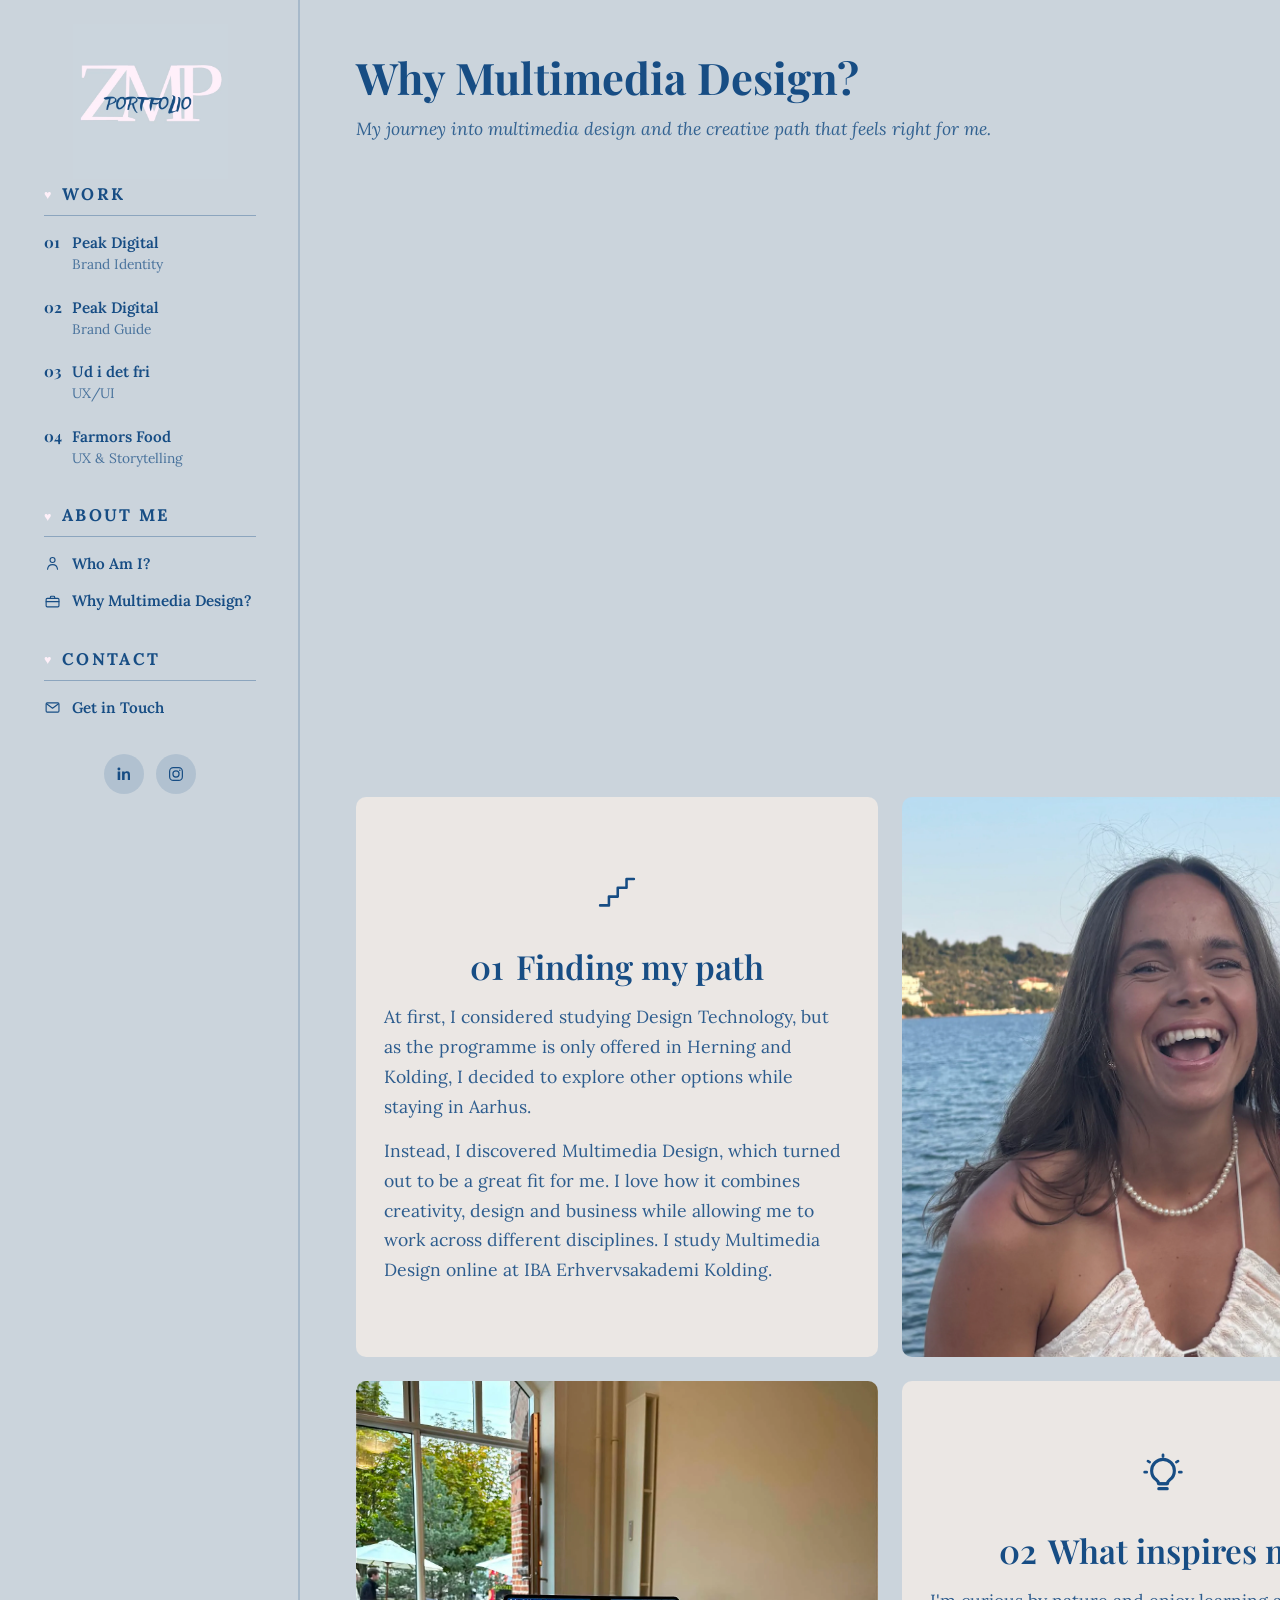
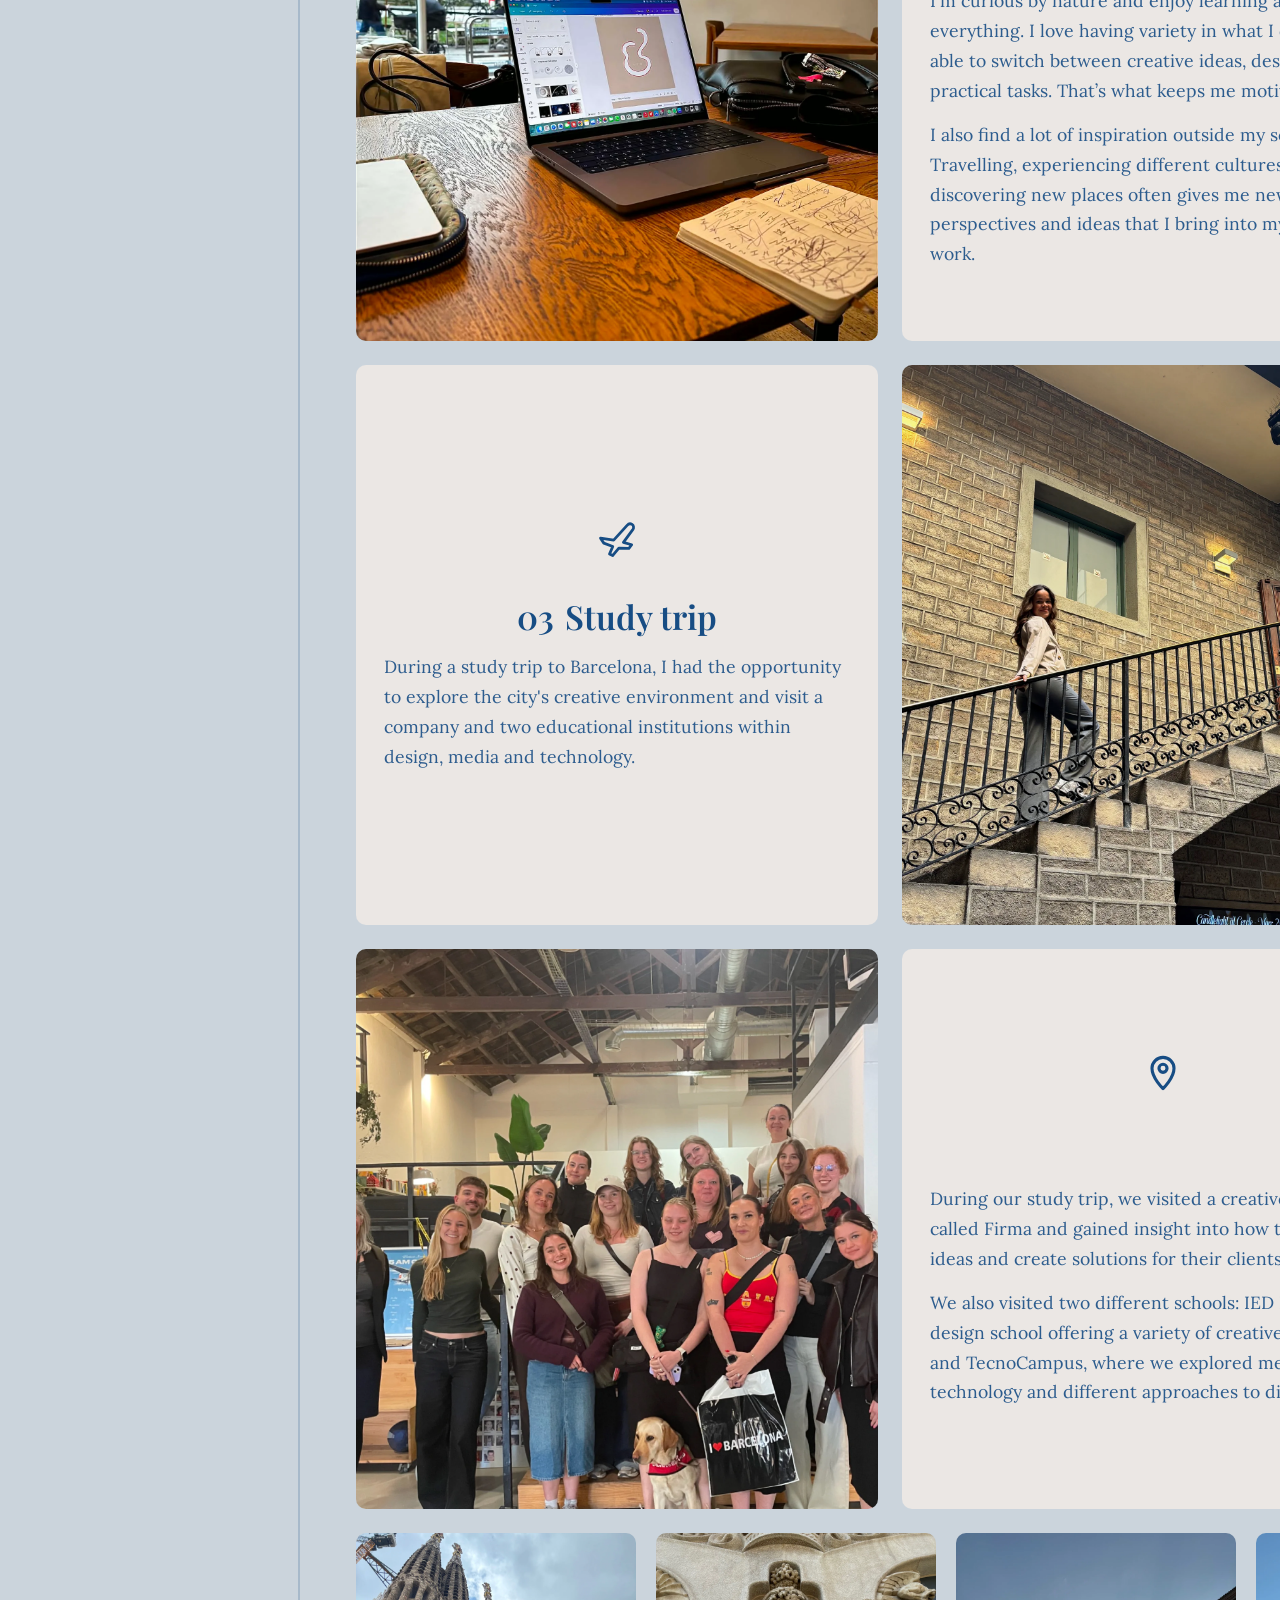
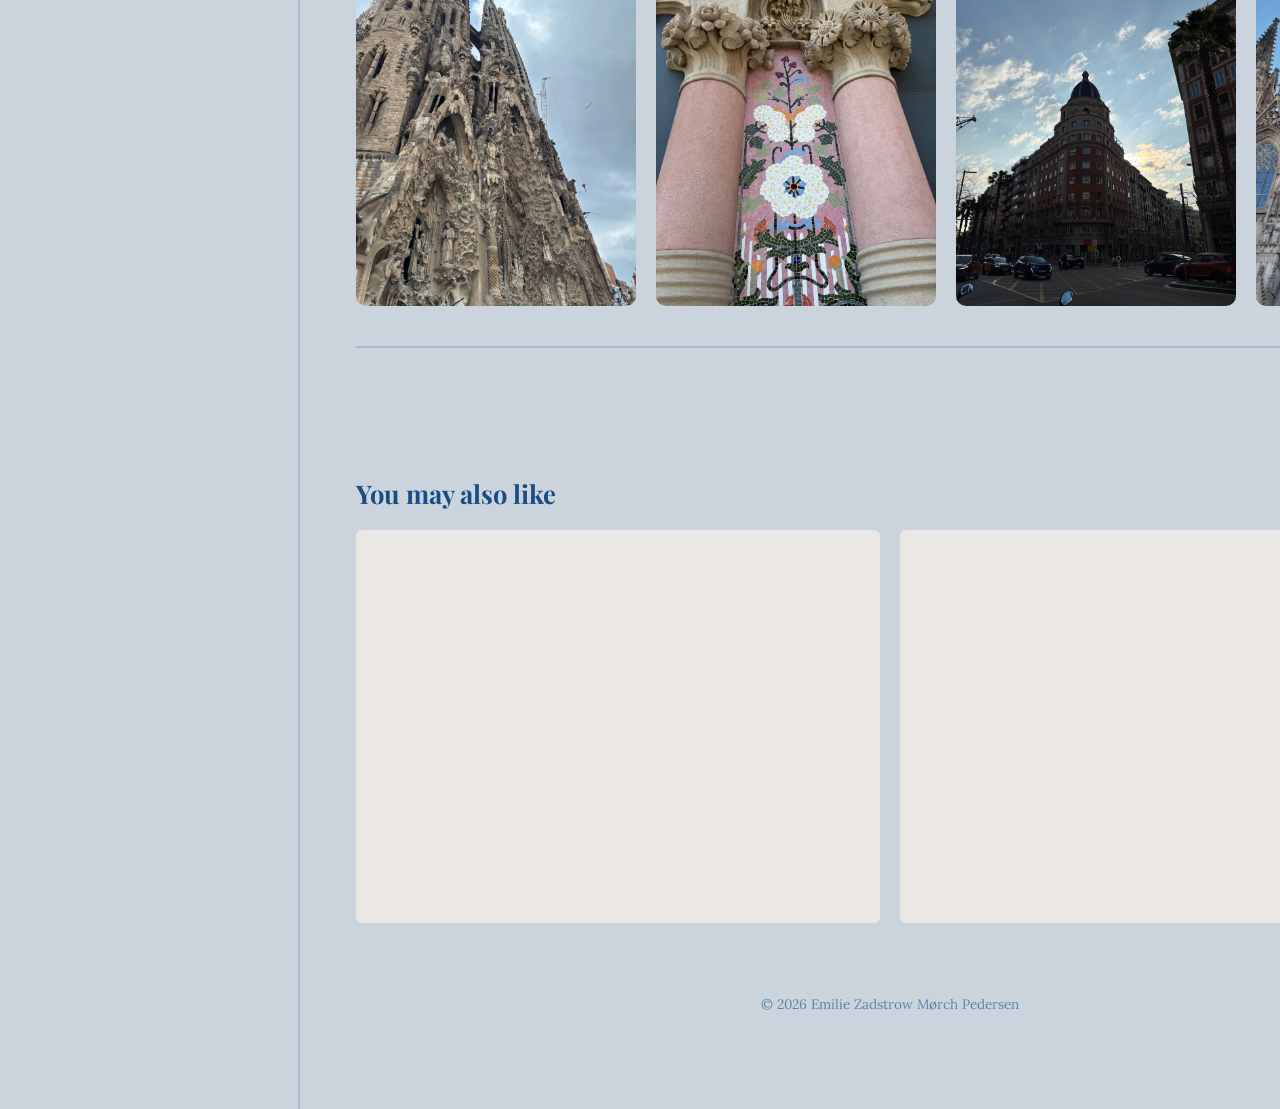
<file: why.html>
<!DOCTYPE html>
<html lang="en">
<head>
<meta charset="UTF-8">
<meta name="viewport" content="width=device-width, initial-scale=1.0">
<title>Why Multimedia Design? — Emilie Zadstrow Mørch Pedersen</title>
<link rel="preconnect" href="https://fonts.googleapis.com">
<link rel="preconnect" href="https://fonts.gstatic.com" crossorigin>
<link href="https://fonts.googleapis.com/css2?family=Playfair+Display:ital,wght@0,500;0,600;0,700;1,500&family=Lora:ital,wght@0,400;0,500;0,600;0,700;1,400&display=swap" rel="stylesheet">
<link rel="stylesheet" href="css/style.css">
</head>
<body class="page-why">

<!-- ============================================================
     ICONS — reused on this page. They inherit currentColor
     to match --navy without additional CSS.
     ============================================================ -->
<svg width="0" height="0" style="position:absolute" aria-hidden="true">
  <defs>
    <symbol id="icon-bulb-def" viewBox="0 0 24 24">
      <path d="M8.3 15.2c-1.5-1.1-2.5-2.9-2.5-5A6.2 6.2 0 0 1 12 4a6.2 6.2 0 0 1 6.2 6.2c0 2.1-1 3.9-2.5 5-.8.6-1.2 1.3-1.3 2.1H9.6c-.1-.8-.5-1.5-1.3-2.1Z" fill="none" stroke="currentColor" stroke-width="1.7" stroke-linecap="round" stroke-linejoin="round"/>
      <path d="M9.7 20h4.6M10 17.3h4" fill="none" stroke="currentColor" stroke-width="1.7" stroke-linecap="round"/>
      <path d="M12 1.5v1M3.8 5l.9.5M20.2 5l-.9.5M2 11h1.1M20.9 11H22" fill="none" stroke="currentColor" stroke-width="1.5" stroke-linecap="round"/>
    </symbol>
    <symbol id="icon-location-def" viewBox="0 0 24 24">
      <path d="M12 21s6-5.6 6-11A6 6 0 0 0 6 10c0 5.4 6 11 6 11Z" fill="none" stroke="currentColor" stroke-width="1.7" stroke-linecap="round" stroke-linejoin="round"/>
      <circle cx="12" cy="10" r="2.2" fill="none" stroke="currentColor" stroke-width="1.7"/>
    </symbol>
    <symbol id="icon-plane-def" viewBox="0 0 24 24">
      <path d="m3 11 7.2 1.1L17.5 4c.7-.8 1.8-1.1 2.7-.5.9.6 1.1 1.8.5 2.7l-5.2 7.1 4.5 1.3-1.5 2-5.5-.2-3.4 4.1-1.7-.8 1.8-4.2-4.9-1.8L3 11Z" fill="none" stroke="currentColor" stroke-width="1.5" stroke-linecap="round" stroke-linejoin="round"/>
    </symbol>

    <!-- Staircase icon for "Finding my path" -->
    <symbol id="icon-stairs-def" viewBox="0 0 60 60">
      <path d="M7 51h12V39h12V27h12V15h10" fill="none" stroke="currentColor" stroke-width="3.5" stroke-linecap="round" stroke-linejoin="round"/>
    </symbol>

  </defs>
</svg>

<div class="layout">

  <!-- SIDEBAR -->
  <aside class="sidebar">
    <a href="index.html" class="brand" aria-label="Back to home">
      <img src="img/logo1.webp?v=1" alt="">
    </a>

    <nav aria-label="Main navigation">
      <div class="nav-group">
        <div class="nav-label">WORK</div>
        <ul class="nav-links">
          <li><a href="Peak.html"><span class="nav-project"><span class="nav-project-name">Peak Digital</span><span class="nav-project-type">Brand Identity</span></span></a></li>
          <li><a href="brandguide.html"><span class="nav-project"><span class="nav-project-name">Peak Digital</span><span class="nav-project-type">Brand Guide</span></span></a></li>
          <li><a href="stay.html"><span class="nav-project"><span class="nav-project-name">Ud i det fri</span><span class="nav-project-type">UX/UI</span></span></a></li>
          <li><a href="food.html"><span class="nav-project"><span class="nav-project-name">Farmors Food</span><span class="nav-project-type">UX &amp; Storytelling</span></span></a></li>
        </ul>
      </div>

      <div class="nav-group">
        <div class="nav-label">ABOUT ME</div>
        <ul class="nav-links">
          <li><a class="nav-icon-link" href="who.html"><svg viewBox="0 0 24 24" aria-hidden="true"><circle cx="12" cy="7" r="3.5" fill="none" stroke="currentColor" stroke-width="1.6"/><path d="M5 20c.5-4.3 3-6.5 7-6.5s6.5 2.2 7 6.5" fill="none" stroke="currentColor" stroke-width="1.6" stroke-linecap="round"/></svg><span>Who Am I?</span></a></li>
          <li><a class="nav-icon-link" href="why.html"><svg viewBox="0 0 24 24" aria-hidden="true"><rect x="3" y="7.5" width="18" height="12" rx="1.5" fill="none" stroke="currentColor" stroke-width="1.6"/><path d="M9 7.5V5.8c0-.7.6-1.3 1.3-1.3h3.4c.7 0 1.3.6 1.3 1.3v1.7M3 12.2h18" fill="none" stroke="currentColor" stroke-width="1.6" stroke-linecap="round"/></svg><span>Why Multimedia Design?</span></a></li>
        </ul>
      </div>

      <div class="nav-group">
        <div class="nav-label">CONTACT</div>
        <ul class="nav-links">
          <li><a class="nav-icon-link" href="contact.html"><svg viewBox="0 0 24 24" aria-hidden="true"><rect x="3" y="5.5" width="18" height="13" rx="1.5" fill="none" stroke="currentColor" stroke-width="1.6"/><path d="m4 7 8 6 8-6" fill="none" stroke="currentColor" stroke-width="1.6" stroke-linecap="round" stroke-linejoin="round"/></svg><span>Get in Touch</span></a></li>
        </ul>
        <div class="social-links">
          <a class="social-icon" href="https://www.linkedin.com/in/emilie-zadstrow-m%C3%B8rch-pedersen-924237338/" target="_blank" rel="noopener noreferrer" aria-label="LinkedIn">
            <svg viewBox="0 0 24 24" width="18" height="18" fill="none" aria-hidden="true">
              <path d="M6.94 8.5H3.56V20h3.38V8.5ZM5.25 3.4a1.96 1.96 0 1 0 0 3.92 1.96 1.96 0 0 0 0-3.92ZM20.44 20h-3.37v-5.97c0-1.42-.03-3.25-1.98-3.25-1.98 0-2.29 1.55-2.29 3.15V20H9.44V8.5h3.24v1.57h.05c.45-.85 1.55-1.75 3.2-1.75 3.43 0 4.06 2.26 4.06 5.2V20Z" fill="currentColor"/>
            </svg>
          </a>
          <a class="social-icon" href="https://www.instagram.com/emiliezmpedersen/" target="_blank" rel="noopener noreferrer" aria-label="Instagram">
            <svg viewBox="0 0 24 24" width="18" height="18" fill="none" aria-hidden="true">
              <rect x="3.5" y="3.5" width="17" height="17" rx="5" stroke="currentColor" stroke-width="1.6"/>
              <circle cx="12" cy="12" r="4.1" stroke="currentColor" stroke-width="1.6"/>
              <circle cx="17.1" cy="6.9" r="1.05" fill="currentColor"/>
            </svg>
          </a>
        </div>
      </div>
    </nav>

  </aside>

  <!-- MAIN -->
  <main class="main main--about">

    <header class="about-header">
      <h1>Why Multimedia Design?</h1>
      <p class="case-subtitle">My journey into multimedia design and the creative path that feels right for me.</p>
    </header>

    <div class="why-video-box">
      <video autoplay muted loop playsinline aria-label="Video of Emilie’s everyday life">
        <source src="img/why.mp4" type="video/mp4">
      </video>
    </div>

    <!-- ===================================================
         01 — STEP INSIDE
         =================================================== -->
    <div class="why-opening">
    <section class="why-section why-intro">
      <div class="about-photo-card about-photo-card--pink">
        <span class="icon-badge"><svg><use href="#icon-stairs-def"></use></svg></span>
        <h2 class="why-heading"><span>01</span>Finding my path</h2>

        <p>At first, I considered studying Design Technology, but as the programme is only offered in Herning and Kolding, I decided to explore other options while staying in Aarhus.</p>

        <p>Instead, I discovered Multimedia Design, which turned out to be a great fit for me. I love how it combines creativity, design and business while allowing me to work across different disciplines. I study Multimedia Design online at IBA Erhvervsakademi Kolding.</p>
      </div>

      <img class="why-mobile-after-inspiration" src="img/blueselfie-opt.webp" alt="Emilie smiling on a boat by the sea">
    </section>

    <!-- ===================================================
         02 — STUDY TRIP
         =================================================== -->
    <section class="why-section why-story-row why-inspiration">
      <img class="why-mobile-after-path" src="img/web.webp" alt="Emilie working on multimedia design">

      <div class="about-photo-card about-photo-card--pink">
        <span class="icon-badge"><svg><use href="#icon-bulb-def"></use></svg></span>
        <h2 class="why-heading"><span>02</span>What inspires me?</h2>
        <p>I'm curious by nature and enjoy learning a little bit of everything. I love having variety in what I do and being able to switch between creative ideas, design and more practical tasks. That’s what keeps me motivated.</p>
        <p>I also find a lot of inspiration outside my screen. Travelling, experiencing different cultures and discovering new places often gives me new perspectives and ideas that I bring into my creative work.</p>
      </div>
    </section>

    </div>

    <section class="why-section why-story-row">
      <div class="about-photo-card about-photo-card--pink">
        <span class="icon-badge"><svg><use href="#icon-plane-def"></use></svg></span>
        <h2 class="why-heading"><span>03</span>Study trip</h2>
        <p>During a study trip to Barcelona, I had the opportunity to explore the city's creative environment and visit a company and two educational institutions within design, media and technology.</p>
      </div>

      <img src="img/stairs.webp" alt="Emilie on a staircase in Barcelona">
    </section>

    <section class="why-section why-story-row">
      <div class="why-story-image">
        <img src="img/barcelona-cropped-opt.webp" alt="The class visiting the creative company Firma">
      </div>

      <div class="about-photo-card about-photo-card--pink">
        <span class="icon-badge"><svg><use href="#icon-location-def"></use></svg></span>
        <h2 class="why-heading"><span>04</span>Visits</h2>

        <p>During our study trip, we visited a creative company called Firma and gained insight into how they develop ideas and create solutions for their clients.</p>

        <p>We also visited two different schools: IED Barcelona, a design school offering a variety of creative disciplines, and TecnoCampus, where we explored media studios, technology and different approaches to digital learning.</p>
      </div>
    </section>

    <section class="why-section why-study-trip">
      <div class="why-scroll-gallery" tabindex="0" role="region" aria-label="More photos from the study trip">
        <figure>
          <img src="img/sagrada.webp" alt="Sagrada Familia">
        </figure>
        <figure>
          <img src="img/pink.webp" alt="Decorated column near Casa Vicens">
        </figure>
        <figure>
          <img src="img/rushlife.webp" alt="Window in the Gothic Quarter">
        </figure>
        <figure>
          <img src="img/castle.webp" alt="Barcelona Cathedral seen from below">
        </figure>
        <figure>
          <img src="img/shoe-opt.webp" alt="Shoe made of dried flowers">
        </figure>
        <figure>
          <img src="img/posters.webp" alt="Student posters on a wall">
        </figure>
        <figure>
          <img class="why-fashion-image" src="img/fashion-opt.webp" alt="Garment on a mannequin">
        </figure>
        <figure>
          <img src="img/calling.webp" alt="In the recording studio">
        </figure>
        <figure>
          <img src="img/studio-opt.webp" alt="The class in the film studio">
        </figure>
        <figure>
          <img src="img/screen-opt.webp" alt="Screening room with large display">
        </figure>
        <figure>
          <img src="img/firmapeop-opt.webp" alt="Inside the Firma office">
        </figure>
        <figure>
          <img src="img/groupselfie.webp" alt="Selfie with the class on the stairs">
        </figure>
        <figure>
          <img src="img/outsidefirma-opt.webp" alt="Reflection in the window outside Firma">
        </figure>
      </div>
    </section>

    <!-- YOU MAY ALSO LIKE -->
    <section class="case-related">
      <h2>You may also like</h2>
      <div class="gallery gallery--related">
        <a class="gallery-item" href="who.html">
          <img src="img/green.webp" alt="Portrait of Emilie">
          <span class="gallery-overlay"></span>
          <span class="gallery-overlay-text">
            <span class="gallery-about-icon" aria-hidden="true"><svg viewBox="0 0 24 24"><circle cx="12" cy="7" r="3.5" fill="none" stroke="currentColor" stroke-width="1.6"/><path d="M5 20c.5-4.3 3-6.5 7-6.5s6.5 2.2 7 6.5" fill="none" stroke="currentColor" stroke-width="1.6" stroke-linecap="round"/></svg></span>
            <span class="gallery-title gallery-title--split"><span>Who Am I? <svg class="gallery-arrow" viewBox="0 0 24 24" fill="none" aria-hidden="true" focusable="false"><path d="M5 19 19 5M5 5h14v14" stroke="currentColor" stroke-width="1.4" stroke-linecap="round" stroke-linejoin="round"/></svg></span></span>
          </span>
        </a>

        <template data-projects="farmors"></template>
      </div>
    </section>

    <footer class="site-footer">© 2026 Emilie Zadstrow Mørch Pedersen</footer>
  </main>
</div>

<a class="back-to-top" href="#" aria-label="Back to top">
  <svg class="back-to-top__heart" viewBox="0 0 64 56" aria-hidden="true" focusable="false"><path fill="currentColor" d="M32 53C27 48 3 31 3 17C3 1 23-3 32 12C41-3 61 1 61 17C61 31 37 48 32 53Z"/></svg>
  <svg class="back-to-top__arrow" viewBox="0 0 24 28" fill="none" aria-hidden="true" focusable="false"><path d="M12 24V4M5 11l7-7 7 7" stroke="currentColor" stroke-width="2" stroke-linecap="round" stroke-linejoin="round"/></svg>
</a>
<script src="js/script.js" defer></script>

</body>
</html>
</file>
<file: css/style.css>
@charset "UTF-8";
:root {
  --blue-grey: #CBD4DC;
  --pink: #FFF0F9;
  --navy: #174D84;
  --sky: #ebe7e4;
}

* {
  margin: 0;
  padding: 0;
  box-sizing: border-box;
}

html {
  scroll-behavior: smooth;
}

body {
  font-family: "Lora", serif;
  color: var(--navy);
  background: var(--blue-grey);
  -webkit-font-smoothing: antialiased;
}

p {
  text-align: left;
}

a {
  color: inherit;
  text-decoration: none;
}

.back-to-top {
  position: fixed;
  right: 28px;
  bottom: 28px;
  width: 54px;
  height: 54px;
  display: grid;
  place-items: center;
  z-index: 10;
  opacity: 0;
  visibility: hidden;
  pointer-events: none;
  transform: translateY(10px);
  transition: opacity 0.2s ease, visibility 0.2s ease, transform 0.18s ease;
}

.back-to-top.is-visible {
  opacity: 1;
  visibility: visible;
  pointer-events: auto;
  transform: translateY(0);
}

.back-to-top__heart {
  position: absolute;
  color: var(--pink);
  width: 64px;
  height: 56px;
  max-width: none;
  filter: drop-shadow(0 3px 5px rgba(23, 77, 132, 0.2));
}

.back-to-top__arrow {
  position: relative;
  color: var(--navy);
  width: 24px;
  height: 28px;
}

.back-to-top.is-visible:hover, .back-to-top.is-visible:focus-visible {
  transform: translateY(-4px) scale(1.06);
}

.back-to-top:focus-visible {
  outline: 2px solid var(--navy);
  outline-offset: 3px;
  border-radius: 50%;
}

@media (max-width: 600px) {
  .back-to-top {
    right: 18px;
    bottom: 18px;
  }
}
@media (prefers-reduced-motion: reduce) {
  html {
    scroll-behavior: auto;
  }
  .back-to-top {
    transition: none;
  }
  .sidebar .brand img[src$="logo.svg"] {
    animation: none;
  }
}
.layout {
  display: grid;
  grid-template-columns: 300px minmax(0, 1fr);
  min-height: 100vh;
}

.sidebar {
  background: var(--blue-grey);
  padding: 24px 44px 48px;
  position: relative;
  overflow: visible;
  display: flex;
  flex-direction: column;
}

.sidebar::before, .sidebar::after {
  content: "";
  position: absolute;
  top: 0;
  bottom: 0;
  right: 0;
  width: 2px;
}

.sidebar::before {
  background: rgba(23, 77, 132, 0.2);
}

.sidebar::after {
  background: var(--pink);
  transform: scaleY(var(--navigation-progress, 0));
  transform-origin: top;
}

.sidebar .brand {
  font-family: "Playfair Display", serif;
  font-weight: 800;
  font-size: 2.6rem;
  letter-spacing: 0.01em;
  line-height: 1.1;
  margin-bottom: 4px;
}

.sidebar .brand img {
  display: block;
  width: 155px;
  height: auto;
  margin: 0 auto;
}

.sidebar .nav-group {
  margin-bottom: 36px;
}

.sidebar .nav-label {
  font-family: "Lora", serif;
  font-size: 1.05rem;
  letter-spacing: 0.14em;
  font-weight: 700;
  color: var(--navy);
  padding-bottom: 10px;
  margin-bottom: 16px;
  border-bottom: 1px solid rgba(23, 77, 132, 0.35);
}

.sidebar .nav-label::before {
  content: "♥︎";
  color: var(--pink);
  font-size: 0.75em;
  margin-right: 8px;
  vertical-align: 0.05em;
}

.sidebar .nav-links {
  list-style: none;
  display: flex;
  flex-direction: column;
  gap: 16px;
}

.sidebar .nav-links a {
  font-size: 0.95rem;
  line-height: 1.4;
  color: var(--navy);
  transition: color 0.15s ease, padding-left 0.15s ease;
  display: inline-block;
}

.sidebar .nav-links a:hover, .sidebar .nav-links a:focus-visible {
  color: var(--pink);
  padding-left: 4px;
}

.sidebar .nav-links a:focus-visible {
  outline: 2px solid var(--navy);
  outline-offset: 3px;
}

.sidebar .nav-group:first-child .nav-links {
  counter-reset: work-item;
  gap: 22px;
}

.sidebar .nav-group:first-child .nav-links li {
  counter-increment: work-item;
}

.sidebar .nav-group:first-child .nav-links a {
  display: grid;
  grid-template-columns: 2ch 1fr;
  gap: 10px;
}

.sidebar .nav-group:first-child .nav-links a::before {
  content: counter(work-item, decimal-leading-zero);
  font-family: "Playfair Display", serif;
  font-weight: 700;
}

.sidebar .nav-group:first-child .nav-links .nav-project {
  display: flex;
  flex-direction: column;
  min-width: 0;
}

.sidebar .nav-group:first-child .nav-links .nav-project-name {
  font-weight: 600;
}

.sidebar .nav-group:first-child .nav-links .nav-project-type {
  margin-top: 2px;
  font-size: 0.86rem;
  font-weight: 400;
  opacity: 0.72;
}

.sidebar .nav-icon-link {
  display: grid !important;
  grid-template-columns: 2ch 1fr;
  gap: 10px;
  align-items: center;
}

.sidebar .nav-icon-link svg {
  display: block;
  width: 17.1px;
  height: 17.1px;
  stroke-width: 2;
}

.sidebar .nav-icon-link span {
  font-weight: 600;
}

.sidebar .social-links {
  display: flex;
  justify-content: center;
  gap: 12px;
  margin-top: 36px;
}

.sidebar .social-icon {
  width: 40px;
  height: 40px;
  border-radius: 50%;
  background: rgba(23, 77, 132, 0.14);
  color: var(--navy);
  display: flex;
  align-items: center;
  justify-content: center;
  transition: background 0.15s ease, color 0.15s ease, transform 0.15s ease;
}

.sidebar .social-icon:hover, .sidebar .social-icon:focus-visible {
  background: rgba(23, 77, 132, 0.24);
  color: var(--pink);
  transform: translateY(-2px);
}

.sidebar .social-icon:focus-visible {
  outline: 2px solid var(--navy);
  outline-offset: 2px;
}

.site-footer {
  width: 100%;
  flex-shrink: 0;
  margin: 48px auto 0;
  font-size: 0.85rem;
  color: rgba(23, 77, 132, 0.6);
  text-align: center;
}

.main {
  min-width: 0;
  padding: 48px 56px 96px;
}

.menu-toggle {
  display: none;
}

.sidebar nav[hidden] {
  display: none !important;
}

@media (max-width: 900px) {
  .layout {
    grid-template-columns: minmax(0, 1fr);
  }
  .sidebar {
    position: relative;
    height: auto;
    padding: 40px 32px;
  }
  .sidebar .brand {
    font-size: 2.1rem;
  }
  .sidebar .menu-toggle {
    display: flex;
    position: absolute;
    top: 28px;
    right: 28px;
    width: 68px;
    height: 62px;
    padding: 0;
    border: 0;
    background: transparent;
    flex-direction: column;
    justify-content: center;
    gap: 5px;
    cursor: pointer;
  }
  .sidebar .menu-toggle__heart {
    position: absolute;
    inset: 50% auto auto 50%;
    width: 64px;
    height: 56px;
    color: var(--pink);
    transform: translate(-50%, -50%);
    transition: color 0.2s ease;
  }
  .sidebar .menu-toggle span {
    position: relative;
    top: -3px;
    z-index: 1;
    display: block;
    width: 28px;
    height: 2px;
    margin: 0 auto;
    background: var(--navy);
    transition: transform 0.2s ease, opacity 0.2s ease, background 0.2s ease;
  }
  .sidebar .menu-toggle:hover .menu-toggle__heart, .sidebar .menu-toggle:focus-visible .menu-toggle__heart {
    color: var(--navy);
  }
  .sidebar .menu-toggle:hover span, .sidebar .menu-toggle:focus-visible span {
    background: var(--pink);
  }
  .sidebar .menu-toggle:focus-visible {
    outline: 2px solid var(--pink);
    outline-offset: 3px;
  }
  .sidebar.is-menu-open .menu-toggle span:first-child {
    transform: translateY(7px) rotate(45deg);
  }
  .sidebar.is-menu-open .menu-toggle span:nth-child(2) {
    opacity: 0;
  }
  .sidebar.is-menu-open .menu-toggle span:last-of-type {
    transform: translateY(-7px) rotate(-45deg);
  }
  .sidebar nav {
    padding-top: 28px;
  }
  .main {
    padding: 32px 24px 72px;
  }
  .sidebar::before,
  .sidebar::after {
    display: none;
  }
}
.gallery {
  display: grid;
  grid-template-columns: 1fr 1fr;
  gap: 20px;
  margin-top: 20px;
}

@media (max-width: 560px) {
  .gallery {
    grid-template-columns: 1fr;
  }
}
.gallery-item {
  position: relative;
  border-radius: 6px;
  overflow: hidden;
  aspect-ratio: 4/3;
  background: var(--sky);
  display: block;
}

.gallery-item:focus-visible {
  outline: 3px solid var(--navy);
  outline-offset: 2px;
}

.gallery-item img {
  width: 100%;
  height: 100%;
  -o-object-fit: cover;
  object-fit: cover;
  display: block;
  transition: transform 0.35s ease;
}

.gallery-item:hover img, .gallery-item:focus-visible img {
  transform: scale(1.035);
}

.gallery-item .gallery-overlay {
  position: absolute;
  inset: 0;
  background: rgba(23, 77, 132, 0.62);
  opacity: 0;
  transition: opacity 0.25s ease;
}

.gallery-item .gallery-overlay-text {
  position: absolute;
  top: 40px;
  left: 36px;
  right: 36px;
  display: flex;
  flex-direction: column;
  gap: 8px;
  color: #fff;
  opacity: 0;
  transform: translateY(6px);
  transition: opacity 0.25s ease, transform 0.25s ease, color 0.25s ease;
}

.gallery-item:hover .gallery-overlay, .gallery-item:focus-visible .gallery-overlay {
  opacity: 1;
}

.gallery-item:hover .gallery-overlay-text, .gallery-item:focus-visible .gallery-overlay-text {
  opacity: 1;
  transform: translateY(0);
  color: var(--pink);
}

.gallery-item:hover .gallery-overlay-text .gallery-title, .gallery-item:focus-visible .gallery-overlay-text .gallery-title {
  font-weight: 700;
  font-size: clamp(1.6rem, 2.6vw, 2.25rem);
}

#peak-identity img,
.gallery-item[href="Peak.html"] img {
  transform: scale(1.48);
  transform-origin: left 43%;
}

#peak-identity:hover img,
#peak-identity:focus-visible img,
.gallery-item[href="Peak.html"]:hover img,
.gallery-item[href="Peak.html"]:focus-visible img {
  transform: scale(1.53);
}

@media (max-width: 560px) {
  #peak-identity img,
  .gallery-item[href="Peak.html"] img {
    transform: scale(1.36);
  }
  #peak-identity:hover img,
  #peak-identity:focus-visible img,
  .gallery-item[href="Peak.html"]:hover img,
  .gallery-item[href="Peak.html"]:focus-visible img {
    transform: scale(1.41);
  }
}
.gallery-number {
  font-family: "Playfair Display", serif;
  font-size: clamp(2.5rem, 4.4vw, 3.8rem);
  font-weight: 700;
  line-height: 1;
  margin-bottom: 4px;
}

.gallery-about-icon {
  display: block;
  width: clamp(2.5rem, 4.4vw, 3.8rem);
  height: clamp(2.5rem, 4.4vw, 3.8rem);
  margin-bottom: 10px;
}

.gallery-about-icon svg {
  display: block;
  width: 100%;
  height: 100%;
  transform: scale(1.12);
  transform-origin: center;
}

.gallery-title {
  font-family: "Playfair Display", serif;
  font-weight: 600;
  font-size: clamp(1.6rem, 2.6vw, 2.25rem);
  line-height: 1.25;
}

.gallery-arrow {
  width: 0.8em;
  height: 0.8em;
  vertical-align: baseline;
  color: var(--pink);
}

.gallery-title-tail {
  white-space: nowrap;
}

.gallery-title--split {
  display: flex;
  flex-direction: column;
  gap: 2px;
}

@media (prefers-reduced-motion: reduce) {
  .gallery-item img,
  .gallery-overlay,
  .gallery-overlay-text {
    transition: none;
  }
}
.hero {
  background: var(--sky);
  padding: 44px 48px 52px;
  border-radius: 6px;
  display: flex;
  flex-direction: column;
  align-items: center;
  text-align: left;
}

@media (max-width: 900px) {
  .hero {
    padding: 36px 28px 40px;
  }
}
.hero--image {
  padding: 0;
  overflow: hidden;
  display: block;
}

.hero--image img {
  width: 100%;
  height: auto;
  display: block;
}

@media (max-width: 700px) {
  .hero--image {
    width: 100%;
    min-width: 0;
    overflow: hidden;
    border-radius: 6px;
  }
  .hero--image img {
    height: auto;
    aspect-ratio: auto;
    -o-object-fit: contain;
    object-fit: contain;
  }
}
.main--case {
  max-width: 1180px;
  margin: 0 auto;
}

.main--peak .case-subtitle {
  font-style: italic;
  max-width: none;
}

.main--peak .case-copy p {
  max-width: none;
}

.main--peak .case-full-image {
  max-height: 560px;
}

.main--peak .case-double-grid img {
  max-height: 420px;
}

.case-peak-final-mockup {
  height: clamp(340px, 45vw, 500px);
  overflow: hidden;
  border-radius: 6px;
}

.case-peak-final-mockup .case-full-image {
  width: 100%;
  height: 100%;
  max-height: none;
  -o-object-fit: cover;
  object-fit: cover;
  -o-object-position: center 62%;
  object-position: center 62%;
  transform: scale(1.8);
  transform-origin: center 62%;
}

.peak-welcome-animation {
  display: block;
  width: 100%;
  aspect-ratio: 1;
  -o-object-fit: contain;
     object-fit: contain;
  border-radius: 6px;
}

.peak-brand-assets {
  display: grid;
  grid-template-columns: repeat(2, minmax(0, 1fr));
  align-items: center;
  gap: 24px;
  margin-top: 28px;
}

.peak-brand-assets__search {
  display: block;
  width: 100%;
  aspect-ratio: 1;
  -o-object-fit: contain;
     object-fit: contain;
  border-radius: 6px;
}

@media (max-width: 700px) {
  .peak-brand-assets {
    grid-template-columns: 1fr;
    gap: 20px;
  }
}
.business-card {
  width: 100%;
  min-width: 0;
  perspective: 1400px;
}

.peak-brand-assets__social {
  display: block;
  width: 100%;
  height: auto;
  border-radius: 6px;
}

.peak-brand-assets__stack {
  display: grid;
  aspect-ratio: 4/5;
  grid-template-rows: repeat(2, minmax(0, 1fr));
  row-gap: 8.571428%;
  min-width: 0;
}

.peak-brand-assets__help {
  display: block;
  width: 100%;
  height: 100%;
  -o-object-fit: contain;
     object-fit: contain;
  border-radius: 6px;
}

@media (max-width: 700px) {
  .peak-brand-assets__stack {
    aspect-ratio: auto;
    grid-template-rows: auto auto;
    gap: 20px;
  }
  .peak-brand-assets__help {
    height: auto;
  }
}
@media (prefers-reduced-motion: reduce) {
  .peak-brand-assets__stack {
    aspect-ratio: auto;
    grid-template-rows: auto auto;
    gap: 20px;
  }
}
.business-card__turn {
  position: relative;
  aspect-ratio: 7/4;
  transform-style: preserve-3d;
  animation: business-card-flip 10s ease-in-out infinite;
}

.business-card__face {
  position: absolute;
  inset: 0;
  border-radius: 6px;
  overflow: hidden;
  backface-visibility: hidden;
}

.business-card__face--back {
  transform: rotateY(180deg);
}

.business-card__face img {
  display: block;
  width: 100%;
  height: 100%;
  -o-object-fit: contain;
     object-fit: contain;
}

@keyframes business-card-flip {
  0%, 35% {
    transform: rotateY(0deg);
  }
  45%, 85% {
    transform: rotateY(180deg);
  }
  95%, 100% {
    transform: rotateY(360deg);
  }
}
@media (prefers-reduced-motion: reduce) {
  .business-card__turn {
    animation: none;
    aspect-ratio: auto;
    display: grid;
    gap: 16px;
  }
  .business-card__face {
    position: static;
  }
  .business-card__face--back {
    transform: none;
  }
}
.case-full-image.case-peak-project-image {
  display: block;
  width: 100%;
  height: auto;
  max-width: none;
  max-height: none;
  -o-object-fit: contain;
  object-fit: contain;
  margin-bottom: 56px;
}

.main--peak .case-peak-final-prototype-image {
  height: auto;
  max-height: none;
  -o-object-fit: contain;
  object-fit: contain;
}

.case-peak-moodboard-box .case-full-image {
  background: transparent;
  padding: 0;
  width: 100%;
  height: auto;
  max-height: none;
}

.case-peak-logo-box .case-full-image {
  background: transparent;
  padding: 0;
}

.main--peak > .case-section {
  background: var(--sky);
  border: 1px solid rgba(23, 77, 132, 0.08);
  border-radius: 6px;
  padding: 20px;
  margin-bottom: 56px;
}

.main--case.main--peak > :is(.case-hero-box, .case-section) .case-full-image,
.main--case.main--peak > :is(.case-hero-box, .case-section) .case-double-grid {
  background: transparent;
  padding: 0;
}

.main--peak > :is(.case-section, .case-hero-box) .case-double-grid {
  grid-template-columns: 1fr;
  gap: 20px;
}

.main--peak > :is(.case-section, .case-hero-box) .case-double-grid img {
  height: auto;
  max-height: none;
  -o-object-fit: contain;
  object-fit: contain;
}

.main--peak > .case-hero-box {
  margin-bottom: 56px;
  content-visibility: auto;
}

.main--peak > .case-section {
  content-visibility: auto;
}

.case-hero-box .case-subheading,
.case-section .case-subheading {
  margin-top: 0;
}

.main--stay .case-subtitle {
  font-style: italic;
  max-width: none;
}

.main--stay .case-copy {
  gap: 18px;
  margin-bottom: 36px;
}

.main--stay .case-copy p,
.main--stay .case-block-text {
  max-width: none;
}

.main--stay .case-stay-project-image {
  width: 100%;
  height: auto;
  max-height: none;
  -o-object-fit: contain;
  object-fit: contain;
}

.main--stay .case-stay-result-image {
  width: 100%;
  height: auto;
  max-height: none;
  -o-object-fit: contain;
  object-fit: contain;
}

.main--stay .case-stay-sketches-box .case-double-grid {
  grid-template-columns: 1fr;
  gap: 20px;
}

.main--stay .case-stay-sketches-box .case-double-grid img {
  height: auto;
  max-height: none;
  -o-object-fit: contain;
  object-fit: contain;
}

.main--stay > .case-copy,
.main--stay > .case-block {
  box-sizing: border-box;
  background: var(--sky);
  border: 1px solid rgba(23, 77, 132, 0.08);
  border-radius: 6px;
  padding: 20px;
  margin-bottom: 56px;
}

.main--stay > .case-copy .case-subheading:first-child,
.main--stay > .case-block .case-subheading:first-child {
  margin-top: 0;
}

.main--food .case-subtitle {
  font-style: italic;
  max-width: none;
}

.main--food .case-full-image,
.main--food .case-double-grid {
  box-sizing: border-box;
  background: var(--sky);
  padding: 16px;
  border-radius: 6px;
}

.main--food .case-food-project-image {
  background: transparent;
  padding: 0;
}

.main--food .case-food-research-box .case-full-image {
  background: transparent;
  padding: 0;
}

.main--food .case-food-moodboard-box .case-double-grid {
  background: transparent;
  padding: 0;
  grid-template-columns: 1fr;
  gap: 20px;
}

.main--food .case-food-moodboard-box .case-double-grid img {
  width: 100%;
  height: auto;
  max-height: none;
  -o-object-fit: contain;
  object-fit: contain;
}

.main--food .case-food-sketches-box .case-double-grid {
  background: transparent;
  padding: 0;
  grid-template-columns: 1fr;
  gap: 20px;
}

.main--food .case-food-sketches-box .case-double-grid img {
  width: 100%;
  height: auto;
  max-height: none;
  -o-object-fit: contain;
  object-fit: contain;
}

.main--food .case-food-prototype-box .case-full-image {
  background: transparent;
  padding: 0;
}

.main--food .case-food-bag-frame {
  height: 320px;
  overflow: hidden;
  border-radius: 6px;
}

.main--food .case-food-bag-frame img {
  width: 100%;
  height: 100%;
  max-height: none;
  -o-object-fit: cover;
  object-fit: cover;
  -o-object-position: center 54%;
  object-position: center 54%;
  transform: scale(1.4);
}

.main--case:not(.main--food) .case-full-image,
.main--case:not(.main--food) .case-double-grid,
.main--case:not(.main--food) .case-slide-grid {
  box-sizing: border-box;
  background: var(--sky);
  padding: 16px;
  border-radius: 6px;
}

.case-peak-final-mockup .case-full-image {
  background: transparent;
  padding: 0;
}

.main--food .case-copy p,
.main--food .case-block-text {
  max-width: none;
}

.main--food .case-full-image,
.main--food .case-double-grid img {
  height: auto;
  max-height: none;
  -o-object-fit: contain;
  object-fit: contain;
}

.main--food > .case-block {
  content-visibility: auto;
}

.main--brandguide .case-subtitle {
  font-style: italic;
  max-width: none;
}

.main--brandguide .case-brandguide-purpose-box .case-block-text {
  width: 100%;
  max-width: none;
}

.main--brandguide .case-brandguide-project-image {
  width: 100%;
  height: auto;
  max-height: none;
  -o-object-fit: contain;
  object-fit: contain;
}

.main--brandguide .case-slide-grid {
  grid-template-columns: none;
  grid-auto-flow: column;
  grid-auto-columns: calc((100% - 20px) / 2);
  gap: 20px;
  overflow-x: auto;
  overscroll-behavior-inline: contain;
  scroll-snap-type: inline mandatory;
  padding-bottom: 16px;
  scrollbar-color: var(--navy) transparent;
}

.main--brandguide .case-slide-grid img {
  scroll-snap-align: start;
}

@media (max-width: 700px) {
  .main--brandguide .case-slide-grid {
    grid-template-columns: none;
    grid-auto-columns: 88%;
  }
}
.case-slide-scroller-wrap {
  box-sizing: border-box;
  width: 100%;
  padding: 28px;
  margin-bottom: 56px;
  border-radius: 6px;
  background: var(--sky);
}

.case-slide-scroller-wrap > * {
  margin: 0;
}

.case-slide-scroller-wrap > * + * {
  margin-top: 14px;
}

.case-slide-scroller-wrap .case-block-text {
  width: 100%;
  max-width: none;
}

.case-slide-scroller-wrap .case-slide-scroller {
  position: relative;
  margin-top: 32px;
}

.case-slide-scroller-wrap .case-slide-grid {
  margin-bottom: 0;
}

@media (max-width: 700px) {
  .case-slide-scroller-wrap {
    padding: 20px;
  }
}
.case-slide-grid.is-scroll-enhanced,
.why-scroll-gallery.is-scroll-enhanced {
  scrollbar-width: none;
}

.case-slide-grid.is-scroll-enhanced::-webkit-scrollbar,
.why-scroll-gallery.is-scroll-enhanced::-webkit-scrollbar {
  display: none;
}

.case-slide-scroll-progress {
  display: block;
  height: 2px;
  margin-top: 28px;
  background: rgba(23, 77, 132, 0.2);
}

.case-slide-scroll-progress::after {
  content: "";
  display: block;
  height: 100%;
  background: var(--pink);
  transform: scaleX(var(--guide-scroll-progress, 0));
  transform-origin: left;
}

.case-slide-scroller-hint {
  display: block;
  margin-top: 10px;
  color: var(--navy);
  font-family: "Lora", serif;
  font-size: 0.95rem;
  font-style: normal;
  font-weight: 400;
  line-height: 1.7;
  text-align: right;
}

.case-full-image.case-moodboard-image {
  max-height: none;
  -o-object-fit: contain;
  object-fit: contain;
}

.case-full-image.case-stay-post-image {
  max-height: none;
  -o-object-fit: contain;
  object-fit: contain;
}

.stay-learned-layout {
  display: grid;
  grid-template-columns: minmax(0, 1fr) minmax(0, 2fr);
  align-items: start;
  gap: 28px;
}

.stay-learned-layout > p {
  margin: 0;
  font-size: 1.1rem;
  line-height: 1.7;
}

.stay-learned-layout .case-stay-post-image {
  width: 100%;
  height: auto;
  margin: 0;
}

@media (max-width: 700px) {
  .stay-learned-layout {
    grid-template-columns: minmax(0, 1fr);
    gap: 20px;
  }

  .stay-learned-layout > p {
    font-size: 1rem;
  }

  .stay-learned-layout .case-stay-post-image {
    max-width: 100%;
    justify-self: end;
  }
}

.main--case-wide {
  max-width: 1180px;
  margin: 0 auto;
}

.case-header {
  text-align: left;
  padding-top: 0;
  margin-bottom: 28px;
}

.case-header h1 {
  font-family: "Playfair Display", serif;
  font-weight: 700;
  font-size: clamp(1.9rem, 3vw, 2.5rem);
  line-height: 1.25;
  margin-bottom: 8px;
}

.case-eyebrow {
  display: block;
  text-align: left;
  font-family: "Lora", serif;
  letter-spacing: 0.12em;
  font-weight: 700;
  font-size: 1.15rem;
  text-transform: uppercase;
  color: var(--navy);
  margin: 36px 0 14px;
}

.case-subtitle {
  font-family: "Lora", serif;
  font-size: 1.1rem;
  line-height: 1.7;
  max-width: 480px;
  margin: 0;
  color: rgba(23, 77, 132, 0.85);
}

.case-copy {
  display: flex;
  flex-direction: column;
  gap: 10px;
  margin-bottom: 8px;
  text-align: left;
}

.case-copy p {
  font-family: "Lora", serif;
  font-size: 1.1rem;
  line-height: 1.7;
  color: rgba(23, 77, 132, 0.9);
  max-width: 560px;
  margin: 0;
}

.case-section {
  margin-bottom: 28px;
}

.case-section p {
  font-family: "Lora", serif;
  font-size: 1.1rem;
  line-height: 1.7;
  color: rgba(23, 77, 132, 0.9);
  margin-bottom: 14px;
}

.case-full-image {
  width: 100%;
  max-height: 420px;
  -o-object-fit: cover;
  object-fit: cover;
  border-radius: 6px;
  display: block;
}

.case-double-grid {
  display: grid;
  grid-template-columns: 1fr 1fr;
  gap: 12px;
}

.case-double-grid img {
  width: 100%;
  max-height: 320px;
  -o-object-fit: cover;
  object-fit: cover;
  border-radius: 6px;
  display: block;
}

@media (max-width: 700px) {
  .case-double-grid {
    grid-template-columns: 1fr;
  }
}
.case-hero-box {
  background: var(--sky);
  border-radius: 6px;
  padding: 14px;
  margin-bottom: 8px;
}

.case-slide-grid {
  display: grid;
  grid-template-columns: 1fr 1fr;
  gap: 20px;
  margin-bottom: 32px;
}

.case-slide-grid img {
  width: 100%;
  height: auto;
  border-radius: 4px;
  display: block;
  box-shadow: 0 1px 3px rgba(23, 77, 132, 0.15);
}

@media (max-width: 700px) {
  .case-slide-grid {
    grid-template-columns: 1fr;
  }
}
@media (prefers-reduced-motion: reduce) {
  .case-slide-grid img {
    opacity: 1;
    transform: none;
    transition: none;
  }
}

.case-block {
  margin-bottom: 72px;
}

.case-block:last-of-type {
  margin-bottom: 52px;
}

.case-block .case-eyebrow {
  margin-top: 0;
}

.case-block .case-full-image + .case-full-image {
  margin-top: 20px;
}

.case-block-text {
  font-family: "Lora", serif;
  font-size: 1.1rem;
  line-height: 1.7;
  color: rgba(23, 77, 132, 0.9);
  text-align: left;
  max-width: 600px;
  margin: 0 0 14px;
}

.case-subheading {
  text-align: left;
  font-family: "Lora", serif;
  font-weight: 700;
  font-size: 1.15rem;
  color: var(--navy);
  margin: 26px 0 8px;
}

.main--case .case-header h1 {
  font-size: clamp(2.1rem, 3.4vw, 2.8rem);
}

.main--case :is(.case-eyebrow, .case-subheading, .case-related h2) {
  font-size: 1.5rem;
  line-height: 1.3;
}

.main--case > :is(.case-peak-project-box,
.case-stay-project-box,
.case-hero-box,
.case-section,
.case-copy,
.case-block,
.case-slide-grid) {
  box-sizing: border-box;
  width: 100%;
  background: var(--sky);
  border-radius: 6px;
  padding: 28px;
  margin-bottom: 56px;
}


.main--case > .case-copy {
  gap: 0;
}

.main--case > :is(.case-hero-box, .case-section, .case-copy, .case-block) > p {
  font-size: 1.1rem;
  line-height: 1.7;
}

.main--case > :is(.case-peak-project-box,
.case-stay-project-box,
.case-hero-box,
.case-section,
.case-copy,
.case-block) > * {
  margin: 0;
}

.main--case > :is(.case-peak-project-box,
.case-stay-project-box,
.case-hero-box,
.case-section,
.case-copy,
.case-block) > * + * {
  margin-top: 14px;
}

.main--case > :is(.case-peak-project-box,
.case-stay-project-box,
.case-hero-box,
.case-section,
.case-copy,
.case-block) > :is(.case-full-image, .case-double-grid, .case-peak-final-mockup) + :is(.case-full-image, .case-double-grid, .case-peak-final-mockup) {
  margin-top: 20px;
}

.main--case > :is(.case-peak-project-box,
.case-stay-project-box,
.case-hero-box,
.case-section,
.case-copy,
.case-block) > :is(.case-subheading, .case-eyebrow, p) + :is(.case-full-image, .case-double-grid, .case-peak-final-mockup),
.main--case > :is(.case-peak-project-box,
.case-stay-project-box,
.case-hero-box,
.case-section,
.case-copy,
.case-block) > :is(.case-full-image, .case-double-grid, .case-peak-final-mockup) + :is(.case-subheading, .case-eyebrow, p) {
  margin-top: 32px;
}

.main--case > :is(.case-peak-project-box,
.case-stay-project-box,
.case-hero-box,
.case-section,
.case-copy,
.case-block) :is(.case-full-image, .case-double-grid) {
  background: transparent;
  padding: 0;
}

.main--food .case-food-final-prototype-box > .case-subheading + :is(.case-double-grid) {
  margin-top: 6px;
}

@media (max-width: 700px) {
  .main--case > :is(.case-peak-project-box,
  .case-stay-project-box,
  .case-hero-box,
  .case-section,
  .case-copy,
  .case-block,
  .case-slide-grid) {
    padding: 20px;
  }
}
.case-related {
  margin-top: 128px;
  padding-bottom: 24px;
}

.case-related h2 {
  font-family: "Playfair Display", serif;
  font-weight: 700;
  font-size: 1.6rem;
  text-align: left;
  margin-bottom: 18px;
  color: var(--navy);
}

.gallery--related {
  grid-template-columns: 1fr 1fr;
}

@media (max-width: 700px) {
  .gallery--related {
    grid-template-columns: none;
    grid-auto-flow: column;
    grid-auto-columns: 88%;
    overflow-x: auto;
    overscroll-behavior-inline: contain;
    scroll-snap-type: x mandatory;
    padding: 5px 5px 14px;
    scrollbar-width: thin;
    scrollbar-color: var(--navy) transparent;
  }
  .gallery--related .gallery-item {
    scroll-snap-align: start;
  }
}
@media (max-width: 700px) {
  .main--case {
    min-width: 0;
  }
}
.main--contact {
  display: flex;
  flex-direction: column;
  align-items: center;
  padding-top: 64px;
}

@media (max-width: 900px) {
  .main--contact {
    padding-top: 40px;
  }
}
.contact-header {
  width: 100%;
  max-width: 900px;
}

.contact-header .case-subtitle {
  max-width: none;
  font-style: italic;
}

.contact-marquee {
  overflow: hidden;
  width: 100%;
}

.contact-marquee-track {
  display: flex;
  width: -moz-max-content;
  width: max-content;
  animation: contact-marquee-scroll 24s linear infinite reverse;
}

.contact-marquee-group {
  display: flex;
  flex-shrink: 0;
  gap: 2rem;
  padding-right: 2rem;
  white-space: nowrap;
}

.contact-marquee-group > strong::after {
  content: "♥︎";
  color: var(--pink);
  font-family: "Lora", serif;
  font-size: 0.75em;
  margin-left: 2rem;
  vertical-align: 0.05em;
}

@keyframes contact-marquee-scroll {
  to {
    transform: translateX(-50%);
  }
}
@media (prefers-reduced-motion: reduce) {
  .contact-marquee-track {
    animation: none;
  }
  .contact-marquee-group > strong:not(:first-child),
  .contact-marquee-group + .contact-marquee-group {
    display: none;
  }
}
.contact-form {
  width: 100%;
  max-width: 900px;
  display: flex;
  flex-direction: column;
  gap: 36px;
}

.form-field {
  display: flex;
  flex-direction: column;
  gap: 12px;
}

.form-field label {
  font-family: "Lora", serif;
  font-weight: 600;
  font-size: 1.1rem;
  color: var(--navy);
}

.form-field .required {
  color: var(--navy);
}

.form-field input,
.form-field textarea {
  font-family: "Lora", serif;
  font-size: 1rem;
  color: var(--navy);
  background: var(--sky);
  border: none;
  border-radius: 6px;
  padding: 18px 20px;
  resize: vertical;
  box-shadow: 0 1px 2px rgba(23, 77, 132, 0.08);
}

.form-field input::-moz-placeholder, .form-field textarea::-moz-placeholder {
  color: #9aabb8;
  font-family: "Lora", serif;
}

.form-field input::placeholder,
.form-field textarea::placeholder {
  color: #9aabb8;
  font-family: "Lora", serif;
}

.form-field input:focus,
.form-field textarea:focus {
  outline: 2px solid var(--navy);
  outline-offset: 2px;
}

.form-field textarea {
  min-height: 160px;
}

.form-submit {
  display: flex;
  justify-content: center;
  margin-top: 8px;
}

.form-submit button {
  font-family: "Lora", serif;
  font-weight: 700;
  font-size: 1.2rem;
  color: var(--navy);
  background: var(--pink);
  border: none;
  border-radius: 6px;
  padding: 16px 56px;
  cursor: pointer;
  transition: background 0.15s ease, color 0.15s ease, transform 0.15s ease;
}

.form-submit button:hover, .form-submit button:focus-visible {
  background: var(--navy);
  color: var(--pink);
  transform: translateY(-1px);
}

.form-submit button:focus-visible {
  outline: 2px solid var(--navy);
  outline-offset: 2px;
}

.main--about {
  max-width: 1180px;
  margin: 0 auto;
}

.about-header {
  text-align: left;
  padding-top: 0;
  margin-bottom: 28px;
}

.about-header h1 {
  font-family: "Playfair Display", serif;
  font-weight: 700;
  font-size: clamp(1.9rem, 3vw, 2.5rem);
  color: var(--navy);
  margin-bottom: 8px;
}

.about-header .case-subtitle {
  max-width: none;
  font-style: italic;
}

.main--about .about-header h1,
.main--contact .case-header h1 {
  font-size: clamp(2.1rem, 3.4vw, 2.8rem);
}

.about-photo-card {
  background: #fff;
  border-radius: 10px;
  padding: 24px;
  display: flex;
  flex-direction: column;
  gap: 16px;
  box-shadow: 0 8px 24px rgba(23, 77, 132, 0.12);
  margin-bottom: 8px;
}

.about-photo-card--pink {
  background: var(--sky);
  box-shadow: none;
}

.page-why .about-photo-card {
  background: var(--sky);
  box-shadow: none;
}

@media (max-width: 900px) {
  .about-photo-card {
    padding: 16px;
  }
}
.why-section {
  margin-bottom: 8px;
}

.why-intro,
.why-study-trip {
  background: var(--sky);
  border-radius: 10px;
  padding: 24px;
}

@media (max-width: 900px) {
  .why-intro,
  .why-study-trip {
    padding: 16px;
  }
}
.why-video-box {
  box-sizing: border-box;
  width: 100%;
  aspect-ratio: 16/9;
  margin: 0 0 24px;
  border-radius: 10px;
  overflow: hidden;
  padding: 0;
  background: transparent;
  box-shadow: none;
}

.why-video-box video {
  display: block;
  width: 100%;
  height: 100%;
  -o-object-fit: cover;
  object-fit: cover;
}

.icon-badge {
  display: block;
  width: 44px;
  height: 44px;
  margin: 0 auto 18px;
}

.icon-badge svg {
  display: block;
  width: 100%;
  height: 100%;
}

.why-intro {
  display: grid;
  grid-template-columns: repeat(2, minmax(0, 1fr));
  grid-auto-rows: 560px;
  gap: 24px;
  align-items: stretch;
  background: transparent;
  padding: 0;
}

.why-intro .about-photo-card {
  height: 100%;
  box-sizing: border-box;
}

.why-intro img {
  width: 100%;
  height: 100%;
  -o-object-fit: cover;
  object-fit: cover;
  border-radius: 10px;
  display: block;
}

@media (max-width: 800px) {
  .why-intro {
    grid-template-columns: 1fr;
    grid-auto-rows: 640px;
  }
  .why-intro img {
    height: 100%;
  }
}
.why-intro,
.why-story-row {
  margin-bottom: 24px;
}

.why-intro .about-photo-card,
.why-story-row .about-photo-card {
  padding: 28px;
  justify-content: center;
  align-items: flex-start;
  gap: 14px;
}

.why-intro .why-heading,
.why-story-row .why-heading {
  align-self: stretch;
  margin-bottom: 0;
}

.why-story-row {
  display: grid;
  grid-template-columns: repeat(2, minmax(0, 1fr));
  grid-auto-rows: 560px;
  gap: 24px;
  align-items: stretch;
}

.why-opening {
  display: contents;
}

@media (max-width: 700px) {
  .why-opening {
    display: grid;
    grid-auto-rows: 640px;
    gap: 16px;
    margin-bottom: 24px;
  }
  .why-opening > section {
    display: contents;
  }
  .why-opening .why-intro > .about-photo-card {
    order: 1;
  }
  .why-opening .why-mobile-after-path {
    order: 4;
  }
  .why-opening .why-inspiration > .about-photo-card {
    order: 3;
  }
  .why-opening .why-mobile-after-inspiration {
    order: 2;
  }
}
.why-story-row > img {
  display: block;
  width: 100%;
  height: 100%;
  -o-object-fit: cover;
  object-fit: cover;
  border-radius: 10px;
}

.why-story-row .why-story-image {
  width: 100%;
  height: 100%;
  overflow: hidden;
  border-radius: 10px;
}

.why-story-row .why-story-image img {
  display: block;
  width: 100%;
  height: 100%;
  -o-object-fit: cover;
  object-fit: cover;
}

.why-story-row .about-photo-card {
  height: 100%;
}

@media (max-width: 800px) {
  .why-story-row {
    grid-template-columns: 1fr;
    grid-auto-rows: 640px;
  }
  .why-story-row .about-photo-card {
    padding: 24px;
  }
}
@media (max-width: 800px) {
  .why-intro .about-photo-card {
    padding: 24px;
  }
}
.why-heading {
  font-family: "Playfair Display", serif;
  font-weight: 600;
  font-size: clamp(1.6rem, 2.6vw, 2.1rem);
  margin-bottom: 14px;
  text-align: center;
}

.why-heading span {
  font-size: 1em;
  margin-right: 0.35em;
}

.why-scroll-gallery {
  display: grid;
  grid-auto-flow: column;
  grid-auto-columns: minmax(280px, 42%);
  gap: 20px;
  overflow-x: auto;
  overscroll-behavior-inline: contain;
  scroll-snap-type: inline mandatory;
  padding-bottom: 12px;
  scrollbar-color: var(--navy) transparent;
}

.why-scroll-gallery figure {
  scroll-snap-align: start;
}

.why-scroll-gallery img {
  display: block;
  width: 100%;
  aspect-ratio: 3/4;
  -o-object-fit: cover;
  object-fit: cover;
  border-radius: 10px;
}

.why-scroll-gallery figcaption {
  margin-top: 14px;
  font-weight: 600;
  line-height: 1.5;
}

@media (max-width: 700px) {
  .why-scroll-gallery {
    grid-auto-columns: 85%;
  }
}
.why-scroll-gallery .why-fashion-image {
  -o-object-position: 85% center;
  object-position: 85% center;
}

.why-study-trip {
  background: transparent;
  padding: 0;
}

.main--about .about-photo-card > p {
  font-family: "Lora", serif;
  font-size: 1.1rem;
  font-weight: 400;
  line-height: 1.7;
  color: rgba(23, 77, 132, 0.9);
  max-width: none;
}

.who-story {
  display: grid;
  gap: 24px;
}

.who-story__hero,
.who-story__photo {
  display: block;
  width: 100%;
  -o-object-fit: cover;
  object-fit: cover;
  border-radius: 10px;
}

.who-story__hero {
  aspect-ratio: 16/9;
  -o-object-position: center 40%;
  object-position: center 40%;
}

.who-story__row {
  display: grid;
  grid-template-columns: repeat(2, minmax(0, 1fr));
  grid-auto-rows: 560px;
  gap: 24px;
  align-items: stretch;
}

.who-story__photo {
  height: 100%;
  min-height: 0;
}

.who-story__text {
  display: flex;
  flex-direction: column;
  justify-content: center;
  align-items: flex-start;
  gap: 14px;
  background: var(--sky);
  border-radius: 10px;
  padding: 28px;
}

.who-story__heading {
  align-self: stretch;
  margin-bottom: 0;
}

.who-story__text p {
  font-size: 1.1rem;
  line-height: 1.7;
  color: rgba(23, 77, 132, 0.9);
}

@media (max-width: 700px) {
  .who-story {
    gap: 16px;
    grid-template-rows: auto;
    grid-auto-rows: 640px;
  }
  .who-story__hero {
    order: 1;
  }
  .who-story__text--intro {
    order: 2;
  }
  .who-story__photo[src="img/setup.webp"] {
    order: 3;
  }
  .who-story__photo[src="img/who-bluerun.webp"] {
    order: 4;
  }
  .who-story__text--beyond {
    order: 5;
  }
  .who-story__photo[src="img/who-run.webp"] {
    order: 6;
  }
  .who-story__photo[src="img/who-girlsrun.webp"] {
    order: 7;
  }
  .who-story__text--explore {
    order: 8;
  }
  .who-story__photo[src="img/who-swim.webp"] {
    order: 9;
  }
  .who-story__photo[src="img/who-mountain.webp"] {
    order: 10;
  }
  .who-story__photo[src="img/who-cross.webp"] {
    order: 11;
  }
  .who-story__row {
    display: contents;
  }
  .who-story__text {
    justify-content: center;
    padding: 24px 24px 48px;
  }
}
.main--thanks {
  display: flex;
  flex-direction: column;
  align-items: center;
  justify-content: center;
  min-height: 80vh;
}

.thanks-card {
  background: var(--sky);
  padding: 56px 64px;
  border-radius: 10px;
  text-align: left;
  max-width: 520px;
}

.thanks-card h1 {
  font-family: "Playfair Display", serif;
  font-weight: 700;
  font-size: clamp(1.8rem, 3vw, 2.4rem);
  color: var(--navy);
  margin-bottom: 18px;
}

.thanks-card p {
  font-family: "Lora", serif;
  font-size: 1.1rem;
  line-height: 1.7;
  color: var(--navy);
  margin-bottom: 32px;
}

.thanks-button {
  display: inline-block;
  font-family: "Lora", serif;
  font-weight: 600;
  font-size: 1rem;
  color: #fff;
  background: var(--navy);
  padding: 14px 36px;
  border-radius: 6px;
  transition: opacity 0.15s ease, transform 0.15s ease;
}

.thanks-button:hover, .thanks-button:focus-visible {
  opacity: 0.88;
  transform: translateY(-1px);
}

.thanks-button:focus-visible {
  outline: 2px solid var(--navy);
  outline-offset: 2px;
}

body {
  overflow-x: hidden;
}

img,
video {
  max-width: 100%;
}

@media (max-width: 700px) {
  .main {
    min-width: 0;
    padding: 0 16px 64px;
    margin-top: -8px;
  }
  .main--home {
    margin-top: 0;
  }
  .sidebar {
    padding: 24px 18px 0;
  }
  .sidebar .brand img {
    width: 132px;
  }
  .sidebar .menu-toggle {
    top: 16px;
    right: 14px;
    width: 58px;
    height: 54px;
  }
  .sidebar nav {
    padding-top: 20px;
  }
  .sidebar .nav-group {
    margin-bottom: 28px;
  }
  .case-header,
  .about-header {
    margin-bottom: 20px;
  }
  .case-header h1,
  .about-header h1 {
    overflow-wrap: anywhere;
    font-size: clamp(1.8rem, 9vw, 2.25rem);
  }
  .case-subtitle,
  .case-copy p,
  .case-section p,
  .case-block-text,
  .who-story__text p {
    font-size: 1rem;
    line-height: 1.65;
  }
  .main--case > :is(.case-peak-project-box,
  .case-stay-project-box,
  .case-hero-box,
  .case-section,
  .case-copy,
  .case-block,
  .case-slide-grid),
  .case-slide-scroller-wrap {
    padding: 18px;
    margin-bottom: 36px;
  }
  .gallery {
    gap: 14px;
    margin-top: 14px;
  }
  .gallery-item .gallery-overlay-text {
    top: 22px;
    left: 20px;
    right: 20px;
  }
  .gallery-number,
  .gallery-about-icon {
    width: 2.45rem;
    height: 2.45rem;
    font-size: 2.45rem;
  }
  .gallery-title,
  .gallery-item:hover .gallery-title,
  .gallery-item:focus-visible .gallery-title {
    font-size: clamp(1.35rem, 7vw, 1.8rem);
  }
  .case-related {
    margin-top: 72px;
  }
  .who-story__hero,
  .who-story__photo {
    height: 100%;
    aspect-ratio: auto;
  }
  .who-story__hero {
    height: auto;
    aspect-ratio: 16/9;
  }
  .who-story__text {
    min-height: 0;
    padding: 24px 24px 48px;
  }
  .why-story-row {
    gap: 16px;
  }
  .why-scroll-gallery {
    grid-auto-columns: 84%;
  }
  .contact-form {
    gap: 26px;
  }
  .form-submit button {
    width: 100%;
  }
  .thanks-card {
    width: 100%;
    padding: 30px 22px;
  }
}
@media (hover: none), (pointer: coarse) {
  .gallery-item .gallery-overlay {
    opacity: 1;
    background: linear-gradient(to bottom, rgba(23, 77, 132, 0.72), rgba(23, 77, 132, 0.24));
  }
  .gallery-item .gallery-overlay-text {
    opacity: 1;
    transform: none;
    color: var(--pink);
  }
}
@media (max-width: 380px) {
  .gallery-item .gallery-overlay-text {
    top: 16px;
    left: 16px;
    right: 16px;
  }
  .gallery-title-tail {
    white-space: normal;
  }
}
@media (prefers-reduced-motion: no-preference) {
  img.image-reveal-pending,
  .heading-reveal-pending {
    opacity: 0;
  }
  img.image-reveal-enter {
    animation: image-reveal 2s cubic-bezier(0.25, 0.1, 0.25, 1) both;
    animation-delay: var(--image-reveal-delay, 0ms);
  }
  .heading-reveal-enter {
    animation: heading-reveal 1.6s cubic-bezier(0.25, 0.1, 0.25, 1) both;
    animation-delay: var(--image-reveal-delay, 0ms);
  }
}
@keyframes heading-reveal {
  from {
    opacity: 0;
    translate: 0 10px;
  }
  to {
    opacity: 1;
    translate: 0 0;
  }
}
@keyframes image-reveal {
  from {
    opacity: 0;
    translate: 0 14px;
    scale: 0.985;
  }
  to {
    opacity: 1;
    translate: 0 0;
    scale: 1;
  }
}
/* Peak image sliders: one full-width image at a time. */
.main--peak .peak-slider {
  min-width: 0;
  width: 100%;
}

.peak-slider__track {
  display: flex;
  overflow-x: auto;
  scroll-snap-type: x mandatory;
  scrollbar-width: none;
  border-radius: 6px;
}

.peak-slider__track::-webkit-scrollbar {
  display: none;
}

.peak-slider__slide {
  box-sizing: border-box;
  flex: 0 0 100%;
  min-width: 0;
  margin: 0;
  scroll-snap-align: start;
  scroll-snap-stop: always;
}

.peak-slider__slide img {
  display: block;
  width: 100%;
  height: auto;
  border-radius: 6px;
}

.peak-slider__slide figcaption {
  margin-top: 14px;
  font-size: 1.1rem;
  line-height: 1.7;
}

.peak-slider__controls {
  display: flex;
  align-items: center;
  justify-content: center;
  gap: 18px;
  margin-top: 16px;
}

.peak-slider__controls button {
  width: 44px;
  height: 44px;
  border: 1px solid currentColor;
  border-radius: 50%;
  background: transparent;
  color: inherit;
  font-size: 1.3rem;
  cursor: pointer;
}

.peak-slider__controls button:disabled {
  opacity: 0.3;
  cursor: default;
}

.peak-slider__track:focus-visible,
.peak-slider__controls button:focus-visible {
  outline: 2px solid currentColor;
  outline-offset: 3px;
}

/* Keep the Peak moodboard compact and centered. */
.main--case.main--peak .case-peak-moodboard-box .case-full-image {
  width: 100%;
  max-width: 560px;
  height: auto;
  margin-left: auto;
  margin-right: auto;
}

/* Logo development and mockup shown side by side. */
.peak-logo-gallery__grid {
  display: grid;
  grid-template-columns: repeat(2, minmax(0, 1fr));
  align-items: start;
  gap: 20px;
}

@media (max-width: 600px) {
  .peak-logo-gallery__grid {
    grid-template-columns: 1fr;
  }
}

/* Matching image frames for the two logo examples. */
.main--peak .case-peak-logo-box .peak-logo-gallery__grid img {
  width: 100%;
  max-width: none;
  height: auto;
  aspect-ratio: 1534 / 748;
  object-fit: contain;
  margin: 0;
}

.peak-logo-gallery__grid figcaption {
  text-align: center;
}

/* Crop the final logo mockup to bring the logo and coffee closer. */
.main--peak .case-peak-logo-box .peak-logo-gallery__grid img[src="img/coffee.webp"] {
  object-fit: cover;
  object-position: center;
}

/* Compact style tiles displayed together. */
.peak-style-tiles__grid {
  display: grid;
  grid-template-columns: repeat(2, minmax(0, 1fr));
  gap: 20px;
  width: 100%;
  margin: 0;
}

.main--peak .peak-style-tiles__grid img {
  width: 100%;
  height: auto;
  aspect-ratio: 1408 / 996;
  object-fit: contain;
}

.peak-style-tiles__grid figcaption {
  margin: 0 0 14px;
  text-align: center;
}

@media (max-width: 600px) {
  .peak-style-tiles__grid {
    gap: 12px;
  }
}

/* Remove the title area from the first style tile. */
.peak-style-tiles__image {
  position: relative;
  overflow: hidden;
  aspect-ratio: 1486 / 792;
  border-radius: 6px;
}

.main--peak .peak-style-tiles__image img {
  width: 100%;
  height: 100%;
  aspect-ratio: auto;
  object-fit: contain;
}

.main--peak .peak-style-tiles__image--cropped img {
  position: absolute;
  left: 0;
  top: -16.355%;
  height: 116.355%;
  object-fit: fill;
}

/* Smaller wireframes centered inside the slider. */
.main--peak .peak-slider--wireframes .peak-slider__slide img {
  width: 100%;
  max-width: 560px;
  height: auto;
  margin-left: auto;
  margin-right: auto;
}

/* Keep the two Peak cards close and reduce the final collage. */
.main--peak .peak-brand-assets__stack {
  aspect-ratio: auto;
  grid-template-rows: auto auto;
  gap: 16px;
}

.main--peak .peak-brand-assets__help {
  height: auto;
}

.main--peak .peak-brand-assets__social {
  width: 90%;
  justify-self: center;
}

/* Match the collage to the full height of the adjacent card stack. */
.peak-brand-assets__social-frame {
  position: relative;
  align-self: stretch;
  min-width: 0;
  overflow: hidden;
  border-radius: 6px;
}

.main--peak .peak-brand-assets__social-frame .peak-brand-assets__social {
  position: absolute;
  inset: 0;
  width: 100%;
  height: 100%;
  object-fit: cover;
  object-position: center;
}

@media (max-width: 700px) {
  .peak-brand-assets__social-frame {
    aspect-ratio: 1050 / 1200;
  }
}

/* Research moodboard beside its two text sections. */
.peak-research-layout {
  display: grid;
  grid-template-columns: repeat(2, minmax(0, 1fr));
  align-items: center;
  gap: 28px;
}

.peak-research-copy {
  display: grid;
  gap: 24px;
}

.peak-research-copy h4 {
  margin: 0 0 10px;
  font-size: 1.2rem;
}

.peak-research-copy p {
  margin: 0;
  font-size: 1.1rem;
  line-height: 1.7;
}

@media (max-width: 700px) {
  .peak-research-layout {
    grid-template-columns: 1fr;
  }
}

/* Research text on the left, moodboard on the right. */
.peak-research-copy {
  grid-column: 1;
  grid-row: 1;
}

.peak-research-layout > img {
  grid-column: 2;
  grid-row: 1;
}

@media (max-width: 700px) {
  .peak-research-layout > img {
    grid-column: 1;
    grid-row: 2;
  }
}

/* Start the research text directly below the section heading. */
.peak-research-layout {
  align-items: start;
}

.main--case.main--peak .case-peak-moodboard-box > .peak-research-layout {
  margin-top: 24px;
}

/* Wireframe copy beside the image slider. */
.main--case.main--peak .case-hero-box > .peak-wireframes-layout {
  display: grid;
  grid-template-columns: repeat(2, minmax(0, 1fr));
  align-items: start;
  gap: 28px;
  margin-top: 24px;
}

.peak-wireframes-layout > p {
  margin: 0;
  text-align: left;
  font-size: 1.1rem;
  line-height: 1.7;
}

@media (max-width: 700px) {
  .main--case.main--peak .case-hero-box > .peak-wireframes-layout {
    grid-template-columns: 1fr;
  }
}

.peak-wireframes-copy {
  display: grid;
  gap: 24px;
  text-align: left;
}

.peak-wireframes-copy h4 {
  margin: 0 0 10px;
  font-size: 1.2rem;
}

.peak-wireframes-copy p {
  margin: 0;
  font-size: 1.1rem;
  line-height: 1.7;
}

/* Give the wireframe images more room beside a narrower text column. */
.main--case.main--peak .case-hero-box > .peak-wireframes-layout {
  grid-template-columns: minmax(0, 1fr) minmax(0, 2fr);
  gap: 24px;
}

.main--peak .peak-slider--wireframes .peak-slider__slide img {
  max-width: none;
}

@media (max-width: 700px) {
  .main--case.main--peak .case-hero-box > .peak-wireframes-layout {
    grid-template-columns: 1fr;
  }
}

/* Show the complete computer mockup at the available width. */
.main--peak .case-peak-final-mockup {
  width: 100%;
  height: auto;
  overflow: visible;
}

.main--peak .case-peak-final-mockup .case-full-image {
  width: 100%;
  height: auto;
  max-height: none;
  object-fit: contain;
  transform: none;
}

/* Welcome matches the adjacent two-card stack directly below the mockup. */
.peak-welcome-frame {
  position: relative;
  align-self: stretch;
  min-width: 0;
  overflow: hidden;
  border-radius: 6px;
}

.main--peak .peak-welcome-frame .peak-welcome-animation {
  position: absolute;
  inset: 0;
  width: 100%;
  height: 100%;
  aspect-ratio: auto;
  object-fit: contain;
  object-position: center;
}

@media (max-width: 700px) {
  .peak-welcome-frame {
    aspect-ratio: 1050 / 1200;
  }
}

/* Crop the contact banner so the card stack matches the square Welcome. */
.main--peak .peak-brand-assets--welcome .peak-brand-assets__stack {
  aspect-ratio: 1;
  grid-template-rows: minmax(0, 1fr) auto;
  gap: 16px;
}

.main--peak .peak-brand-assets--welcome .peak-brand-assets__help {
  height: 100%;
  min-height: 0;
  object-fit: cover;
  object-position: center;
}

.peak-brand-assets--welcome .peak-welcome-frame {
  aspect-ratio: 1;
}

@media (prefers-reduced-motion: reduce) {
  .main--peak .peak-brand-assets--welcome .peak-brand-assets__stack {
    aspect-ratio: auto;
    grid-template-rows: auto auto;
  }
  .main--peak .peak-brand-assets--welcome .peak-brand-assets__help {
    height: auto;
  }
}

/* Consistent rounded corners on the contact banner and Welcome image. */
.main--peak .peak-brand-assets--welcome .peak-brand-assets__help,
.main--peak .peak-brand-assets--welcome .peak-welcome-frame,
.main--peak .peak-brand-assets--welcome .peak-welcome-animation {
  border-radius: 6px;
}

/* Let the images give their frames height in the single-column mobile layout. */
@media (max-width: 700px) {
  .main--peak .peak-brand-assets--welcome .peak-welcome-frame {
    grid-row: 1;
  }

  .main--peak .peak-welcome-frame,
  .main--peak .peak-brand-assets__social-frame {
    aspect-ratio: auto;
  }

  .main--peak .peak-welcome-frame .peak-welcome-animation,
  .main--peak .peak-brand-assets__social-frame .peak-brand-assets__social {
    position: static;
    width: 100%;
    height: auto;
    aspect-ratio: auto;
  }

  .main--peak .peak-brand-assets__social-frame .peak-brand-assets__social {
    aspect-ratio: 1;
    object-fit: cover;
  }
}

.main--stay .stay-research-layout {
  display: grid;
  grid-template-columns: repeat(2, minmax(0, 1fr));
  gap: 28px;
  align-items: start;
  margin-top: 24px;
}
.stay-research-copy { text-align: left; }
.stay-research-copy h4 { margin: 0 0 10px; font-size: 1.2rem; }
.main--stay .stay-research-copy p { margin: 0 0 20px; text-align: left; }
.stay-research-preview {
  display: block;
  position: relative;
  aspect-ratio: 2 / 1;
  overflow: hidden;
  border-radius: 6px;
  color: inherit;
}
.stay-research-preview img { display: block; width: 100%; height: auto; }
.stay-research-preview span {
  position: absolute;
  bottom: 12px;
  left: 12px;
  padding: 8px 12px;
  background: var(--sky);
  border-radius: 6px;
}
img[data-image-preview], a[data-image-preview] {
  cursor: zoom-in;
}
img[data-image-preview]:focus-visible {
  outline: 2px solid currentColor;
  outline-offset: 4px;
}
.image-preview-dialog {
  width: min(1100px, 92vw);
  max-height: 90vh;
  padding: 20px;
  border: 0;
  border-radius: 6px;
  background: var(--sky);
}
.image-preview-dialog::backdrop { background: rgba(0, 0, 0, 0.65); }
.image-preview-dialog img { display: block; width: 100%; height: auto; }
.image-preview-dialog button {
  display: block;
  margin: 0 0 16px auto;
  padding: 8px 16px;
  cursor: pointer;
}
@media (max-width: 700px) {
  .main--stay .stay-research-layout { grid-template-columns: 1fr; }
}

/* Let the persona preview match the height of the research text. */
.main--stay .stay-research-preview {
  align-self: stretch;
  aspect-ratio: auto;
}

.main--stay .stay-research-preview img {
  position: absolute;
  top: 0;
  left: 0;
  width: 100%;
  height: auto;
}

@media (max-width: 700px) {
  .main--stay .stay-research-preview {
    aspect-ratio: 2 / 1;
  }

  .main--stay .stay-research-preview img {
    position: static;
    height: 100%;
    object-fit: cover;
    object-position: top;
  }
}

/* Stay moodboard beside left-aligned text. */
.main--stay .case-stay-moodboard-box > .stay-moodboard-layout {
  display: grid;
  grid-template-columns: repeat(2, minmax(0, 1fr));
  align-items: start;
  gap: 28px;
  margin-top: 24px;
}

.stay-moodboard-layout > p {
  margin: 0;
  text-align: left;
}

.main--stay .stay-moodboard-layout > img {
  width: 100%;
  height: auto;
  max-height: none;
  margin: 0;
}

@media (max-width: 700px) {
  .main--stay .case-stay-moodboard-box > .stay-moodboard-layout {
    grid-template-columns: 1fr;
  }
}

/* Sketches and wireframe share one section. */
.stay-development-layout {
  display: grid;
  grid-template-columns: repeat(2, minmax(0, 1fr));
  align-items: start;
  gap: 28px;
}

.stay-development-column {
  min-width: 0;
}

.stay-development-column > h3 {
  margin: 0 0 14px;
}

.stay-development-column > p {
  margin: 0 0 24px;
  text-align: left;
}

.main--stay .stay-development-column img {
  width: 100%;
  height: auto;
  max-height: none;
  object-fit: contain;
}

@media (max-width: 700px) {
  .stay-development-layout {
    grid-template-columns: 1fr;
  }
}

/* Equal image areas, with aligned headings and copy above them. */
.stay-development-layout {
  align-items: stretch;
  row-gap: 14px;
}
.stay-development-column {
  display: grid;
  grid-template-rows: subgrid;
  grid-row: span 3;
}
.stay-development-column > h3,
.stay-development-column > p {
  margin: 0;
}
.main--stay .case-stay-sketches-box .case-double-grid {
  aspect-ratio: 1950 / 1436;
  grid-template-rows: repeat(2, minmax(0, 1fr));
  gap: 12px;
  padding: 0;
}
.stay-development-preview {
  display: block;
  position: relative;
  min-height: 0;
  overflow: hidden;
  border-radius: 6px;
  cursor: zoom-in;
}
.stay-development-preview--wireframe {
  aspect-ratio: 1950 / 1436;
}
.main--stay .stay-development-preview img {
  display: block;
  width: 100%;
  height: 100%;
  padding: 0;
  object-fit: cover;
  object-position: top;
  border-radius: 6px;
}
.stay-development-preview:focus-visible {
  outline: 2px solid currentColor;
  outline-offset: 3px;
}

.main--stay .case-stay-development-box > .stay-development-layout {
  margin-top: 24px;
}

.stay-development-column > h4 {
  margin: 0;
  font-size: 1.2rem;
  line-height: 1.3;
}

/* Food research text on the left and KWHL chart on the right. */
.main--food .case-food-research-box > .food-research-layout {
  display: grid;
  grid-template-columns: repeat(2, minmax(0, 1fr));
  align-items: start;
  gap: 28px;
  margin-top: 24px;
}

.main--food .food-research-copy p {
  margin: 0 0 20px;
  text-align: left;
}

.main--food .food-research-copy p:last-child {
  margin-bottom: 0;
}

.main--food .food-research-layout > img {
  width: 100%;
  height: auto;
  max-height: none;
  margin: 0;
}

@media (max-width: 700px) {
  .main--food .case-food-research-box > .food-research-layout {
    grid-template-columns: 1fr;
  }
}

/* Moodboard slider beside the visualisation text. */
.main--food .case-food-moodboard-box > .food-visualisation-layout {
  display: grid;
  grid-template-columns: repeat(2, minmax(0, 1fr));
  align-items: start;
  gap: 28px;
  margin-top: 24px;
}

.main--food .food-visualisation-copy p {
  margin: 0 0 20px;
  text-align: left;
}
.main--food .food-visualisation-copy p:last-child {
  margin-bottom: 0;
}
.food-moodboard-slider { min-width: 0; }
.main--food .food-moodboard-slider img {
  width: 100%;
  height: auto;
  aspect-ratio: 4 / 3;
  object-fit: contain;
}
@media (max-width: 700px) {
  .main--food .case-food-moodboard-box > .food-visualisation-layout {
    grid-template-columns: 1fr;
  }
}

.food-moodboard-slider .peak-slider__slide > .food-moodboard-title {
  margin: 0 0 14px;
  font-size: 1.2rem;
  font-weight: 600;
  line-height: 1.3;
}

/* Align each moodboard title with the full-width image below it. */
.main--food .food-moodboard-slider .peak-slider__slide img {
  display: block;
  width: 100%;
  height: auto;
  aspect-ratio: auto;
  margin: 0;
}

.food-moodboard-slider .peak-slider__slide > .food-moodboard-title {
  padding: 0;
  text-align: left;
}

.food-moodboard-preview {
  display: block;
  border-radius: 6px;
  cursor: zoom-in;
}

.food-moodboard-preview:focus-visible {
  outline: 2px solid currentColor;
  outline-offset: 3px;
}

.food-visualisation-copy {
  display: grid;
  gap: 24px;
}

.food-visualisation-copy h4 {
  margin: 0 0 10px;
  font-size: 1.2rem;
  line-height: 1.3;
}

/* Food sketches and prototype use the same paired layout as Stay. */
.main--food .case-food-development-box > .stay-development-layout {
  margin-top: 24px;
}
.food-development-copy p { margin: 0 0 14px; text-align: left; }
.food-development-copy p:last-child { margin-bottom: 0; }
.main--food .case-food-development-box .case-double-grid {
  aspect-ratio: 562 / 1434;
  grid-template-rows: repeat(2, minmax(0, 1fr));
  gap: 12px;
  padding: 0;
}
.food-development-prototype { aspect-ratio: 562 / 1434; }
.main--food .case-food-development-box .stay-development-preview img {
  display: block;
  width: 100%;
  height: 100%;
  max-height: none;
  padding: 0;
  object-fit: cover;
  object-position: top;
  border-radius: 6px;
}

.food-image-preview {
  display: block;
  min-width: 0;
  border-radius: 6px;
  cursor: zoom-in;
}
.food-image-preview:focus-visible {
  outline: 2px solid currentColor;
  outline-offset: 3px;
}

.main--food .case-food-bag-frame > .food-image-preview {
  height: 100%;
}
.main--food .food-research-layout > .food-image-preview img {
  width: 100%;
  height: auto;
  max-height: none;
  margin: 0;
}

.food-prototype-slider {
  min-width: 0;
}

.main--food .food-prototype-slider img {
  display: block;
  width: 100%;
  height: auto;
  max-height: none;
  object-fit: contain;
}

.main--food .food-prototype-slider--mobile img {
  max-width: 360px;
  margin: 0 auto;
}

.food-final-prototypes-layout {
  display: grid;
  grid-template-columns: repeat(2, minmax(0, 1fr));
  align-items: start;
  gap: 28px;
}

.food-final-prototypes-column {
  min-width: 0;
}

.food-final-prototypes-column > h3 {
  margin: 0 0 14px;
  font-size: 1.1rem;
  line-height: 1.7;
}

@media (max-width: 700px) {
  .food-final-prototypes-layout {
    grid-template-columns: 1fr;
  }
}

/* Matching image areas for the mobile and desktop prototype sliders. */
.main--food .food-final-prototypes-layout .food-prototype-slider img {
  width: 100%;
  max-width: none;
  height: auto;
  aspect-ratio: 3 / 4;
  object-fit: contain;
  object-position: top center;
  margin: 0;
}

/* Smaller, equally sized prototype sliders. */
.food-final-prototypes-column > .food-prototype-slider {
  width: 100%;
  max-width: 280px;
  margin-left: auto;
  margin-right: auto;
}

.food-final-prototypes-column > .case-subheading {
  font-size: 1.2rem;
  line-height: 1.3;
}

/* Align each heading with its slider and keep both columns level. */
.food-final-prototypes-column {
  width: 100%;
  max-width: 280px;
  justify-self: center;
}

.food-final-prototypes-column > .case-subheading {
  margin: 0 0 14px;
  text-align: left;
  font-size: 1.2rem;
  line-height: 1.3;
}

.food-final-prototypes-column > .food-prototype-slider {
  max-width: none;
  margin: 0;
}

@media (min-width: 701px) {
  .food-final-prototypes-layout {
    align-items: stretch;
    row-gap: 14px;
  }
  .food-final-prototypes-column {
    display: grid;
    grid-template-rows: subgrid;
    grid-row: span 2;
  }
  .food-final-prototypes-column > .case-subheading {
    margin-bottom: 0;
  }
}

.food-final-prototypes-column > .case-subheading {
  font-size: 1.1rem;
}

/* Align the visible mobile image with its heading. */
.main--food .food-final-prototypes-layout .food-prototype-slider--mobile img {
  object-position: top left;
}

/* Center the mobile heading and image above the slider arrows. */
.food-final-prototypes-column:has(.food-prototype-slider--mobile) > .case-subheading {
  text-align: center;
}

.main--food .food-final-prototypes-layout .food-prototype-slider--mobile img {
  object-position: top center;
}

/* Mobile layouts for all Work case studies. */
.main--case {
  min-width: 0;
}
.main--case :is(.peak-slider__track, .case-slide-grid) {
  overscroll-behavior-x: contain;
}

@media (max-width: 700px) {
  .main--case > :is(.case-hero-box, .case-section, .case-copy, .case-block,
    .case-peak-project-box, .case-stay-project-box) {
    padding: 18px;
    margin-bottom: 32px;
    min-width: 0;
  }

  .main--case :is(.case-subheading, .case-eyebrow) {
    overflow-wrap: anywhere;
  }

  .main--case :is(.peak-research-copy, .peak-wireframes-copy,
    .stay-research-copy, .food-research-copy, .food-visualisation-copy,
    .food-development-copy) p,
  .main--case .case-block-text,
  .main--case .peak-wireframes-layout > p,
  .main--case .peak-slider__slide figcaption {
    font-size: 1rem;
    line-height: 1.65;
  }

  .main--case :is(.peak-research-layout, .peak-wireframes-layout,
    .stay-research-layout, .stay-moodboard-layout, .food-research-layout,
    .food-visualisation-layout, .food-final-prototypes-layout) > * {
    min-width: 0;
  }

  .peak-style-tiles__grid,
  .peak-logo-gallery__grid {
    grid-template-columns: 1fr;
    gap: 24px;
  }

  .stay-development-layout {
    grid-template-columns: 1fr;
    gap: 28px;
  }
  .stay-development-column {
    display: block;
    grid-row: auto;
  }
  .stay-development-column > h4 {
    margin-bottom: 10px;
  }
  .stay-development-column > p,
  .stay-development-column > .food-development-copy {
    margin-bottom: 18px;
  }

  .main--food .case-food-development-box .case-double-grid {
    aspect-ratio: 3 / 4;
  }
  .food-development-prototype {
    aspect-ratio: 3 / 4;
  }

  .food-final-prototypes-column {
    max-width: 320px;
  }
  .main--brandguide .case-slide-grid {
    grid-auto-columns: 100%;
    padding: 0 0 12px;
    gap: 16px;
  }

  .main--food .case-food-bag-frame {
    height: auto;
    aspect-ratio: 1;
  }

  .image-preview-dialog {
    box-sizing: border-box;
    width: calc(100vw - 24px);
    max-width: calc(100vw - 24px);
    max-height: 90dvh;
    padding: 12px;
    overflow-y: auto;
  }
  .image-preview-dialog button {
    min-height: 44px;
    position: sticky;
    top: 0;
    background: var(--sky);
    border: 1px solid currentColor;
    border-radius: 6px;
    z-index: 1;
  }
}

/* Compact spacing at the bottom of Food on mobile. */
@media (max-width: 700px) {
  .main--food .case-food-result-box > .case-double-grid {
    padding: 0;
    gap: 14px;
    align-items: start;
  }
  .main--food .case-food-result-box > .food-image-preview img {
    padding: 0;
  }
  .main--food .case-food-result-box .case-food-bag-frame {
    aspect-ratio: 1600 / 1067;
    height: auto;
  }
  .main--food > .case-food-result-box {
    margin-bottom: 24px;
  }
  .main--food > .case-related {
    margin-top: 24px;
    padding-bottom: 0;
  }
}

/* Center both prototype headings on desktop and mobile. */
.main--food .food-final-prototypes-column > .case-subheading {
  text-align: center;
}

/* Bold logo labels above their images. */
.peak-logo-gallery__grid .peak-slider__slide > figcaption {
  margin: 0 0 14px;
  font-weight: 700;
}

/* Prototype labels match body text at each viewport size. */
.main--food .food-final-prototypes-column > .case-subheading {
  font-size: 1.1rem;
}

@media (max-width: 700px) {
  .main--food .food-final-prototypes-column > .case-subheading {
    font-size: 1rem;
  }
}

/* Shared small headings across all Work pages. */
.main--case:is(.main--peak, .main--stay, .main--food, .main--brandguide) .work-subheading {
  font-family: "Lora", serif;
  font-size: 1.1rem;
  font-weight: 700;
  line-height: 1.3;
  letter-spacing: normal;
  text-transform: none;
  color: var(--navy);
}

@media (max-width: 700px) {
  .main--case:is(.main--peak, .main--stay, .main--food, .main--brandguide) .work-subheading {
    font-size: 1rem;
  }
}
</file>
